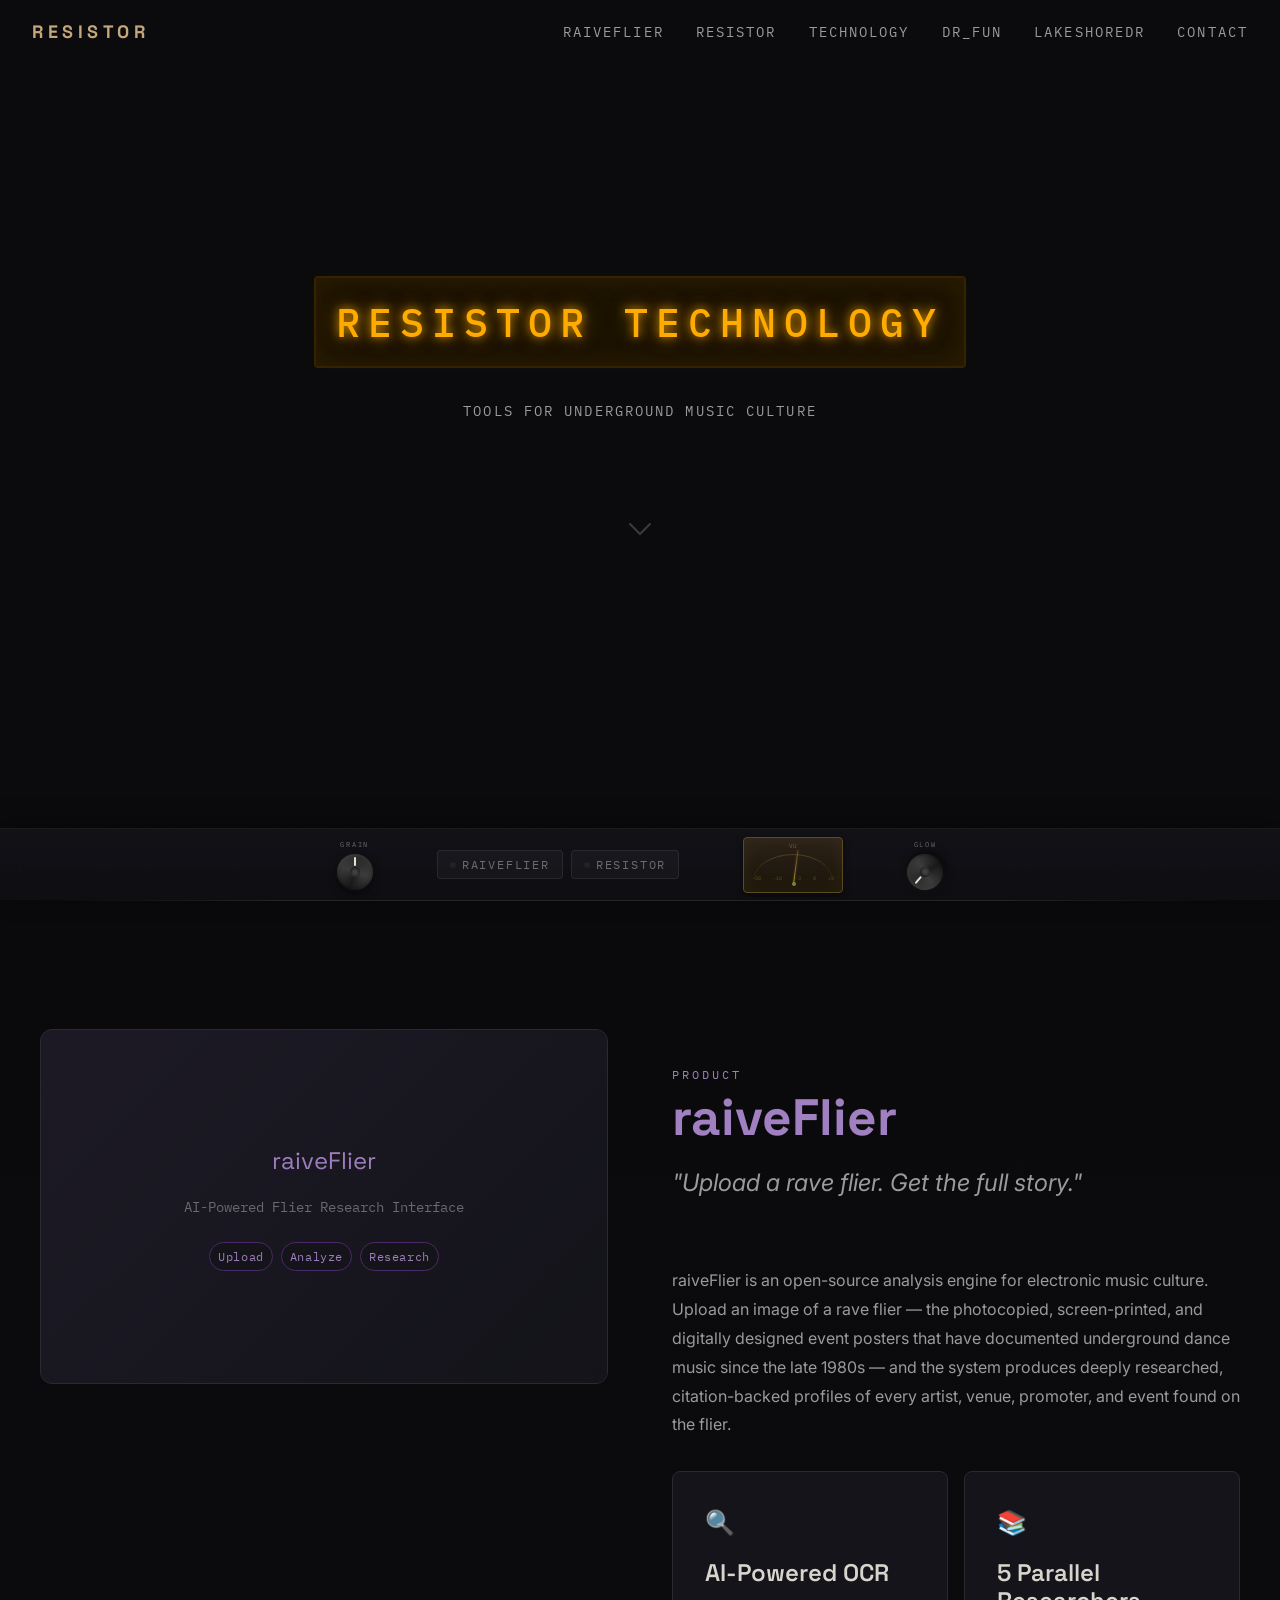
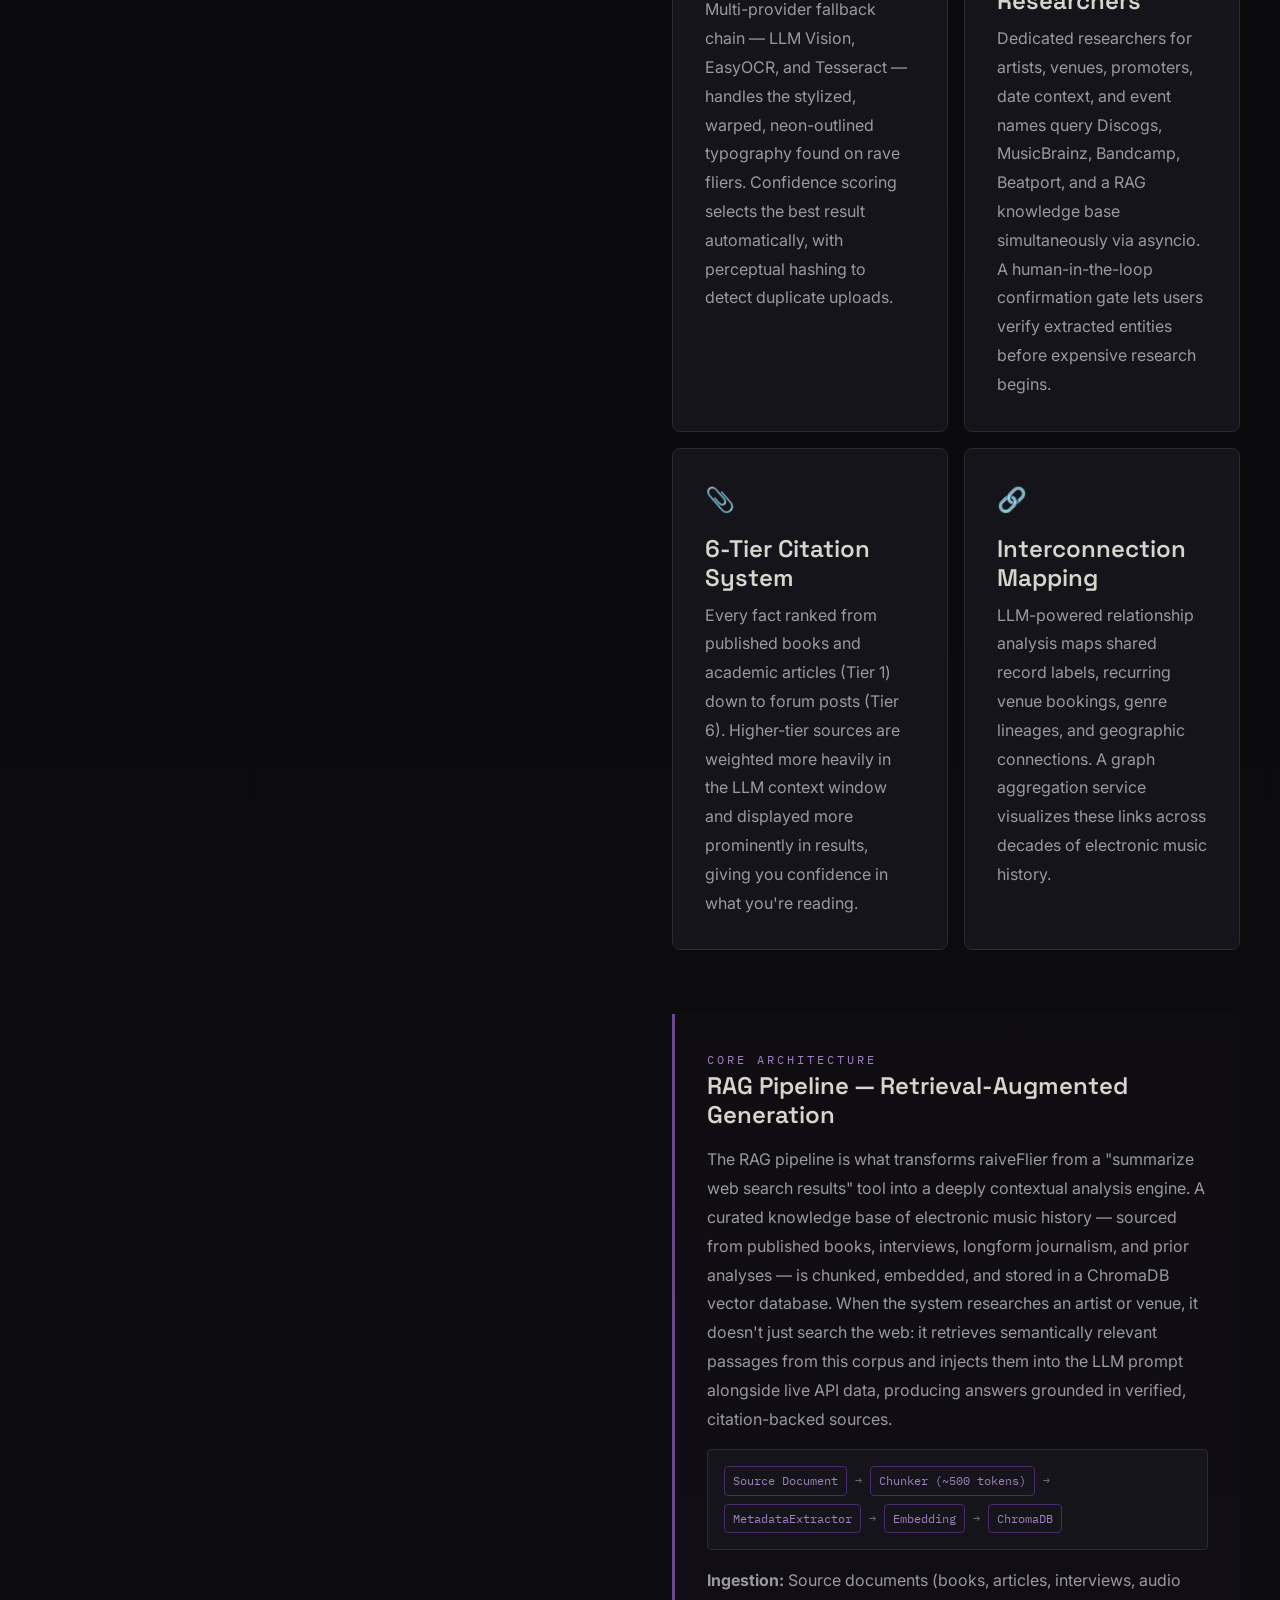
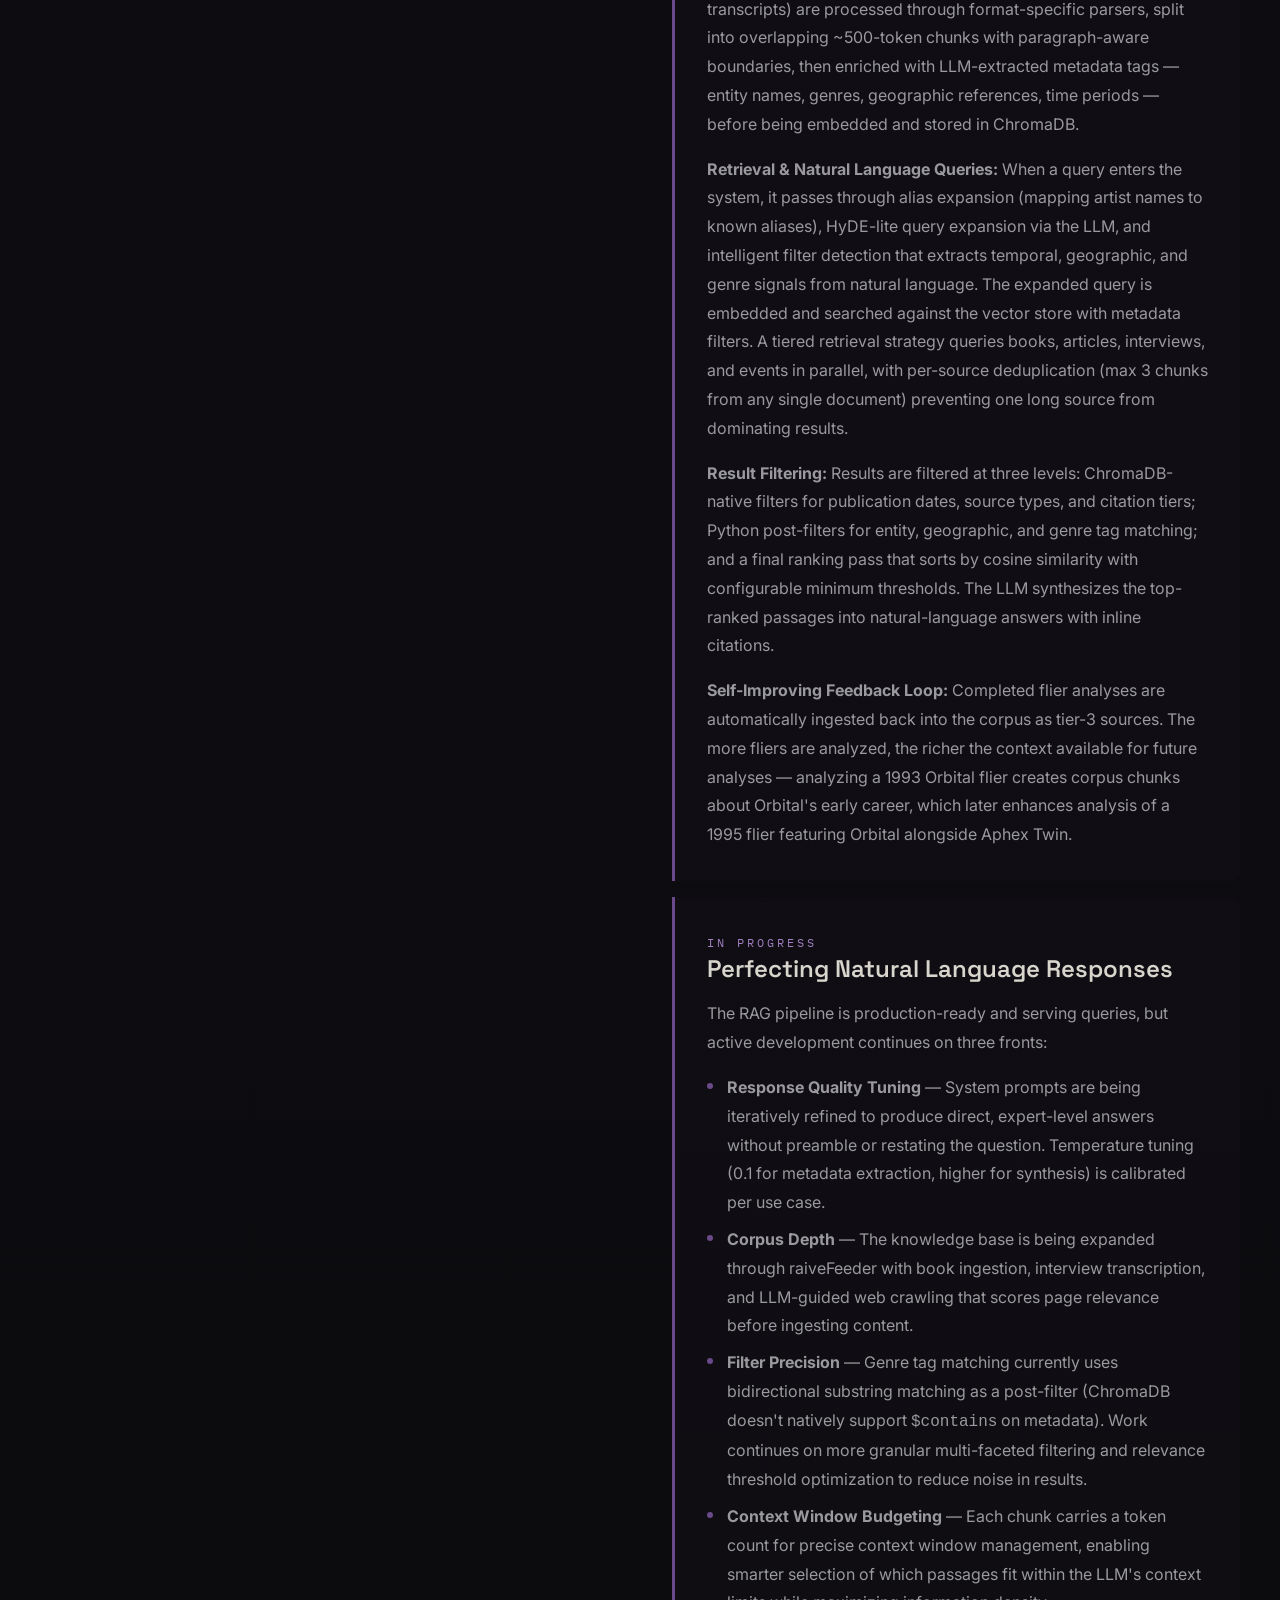
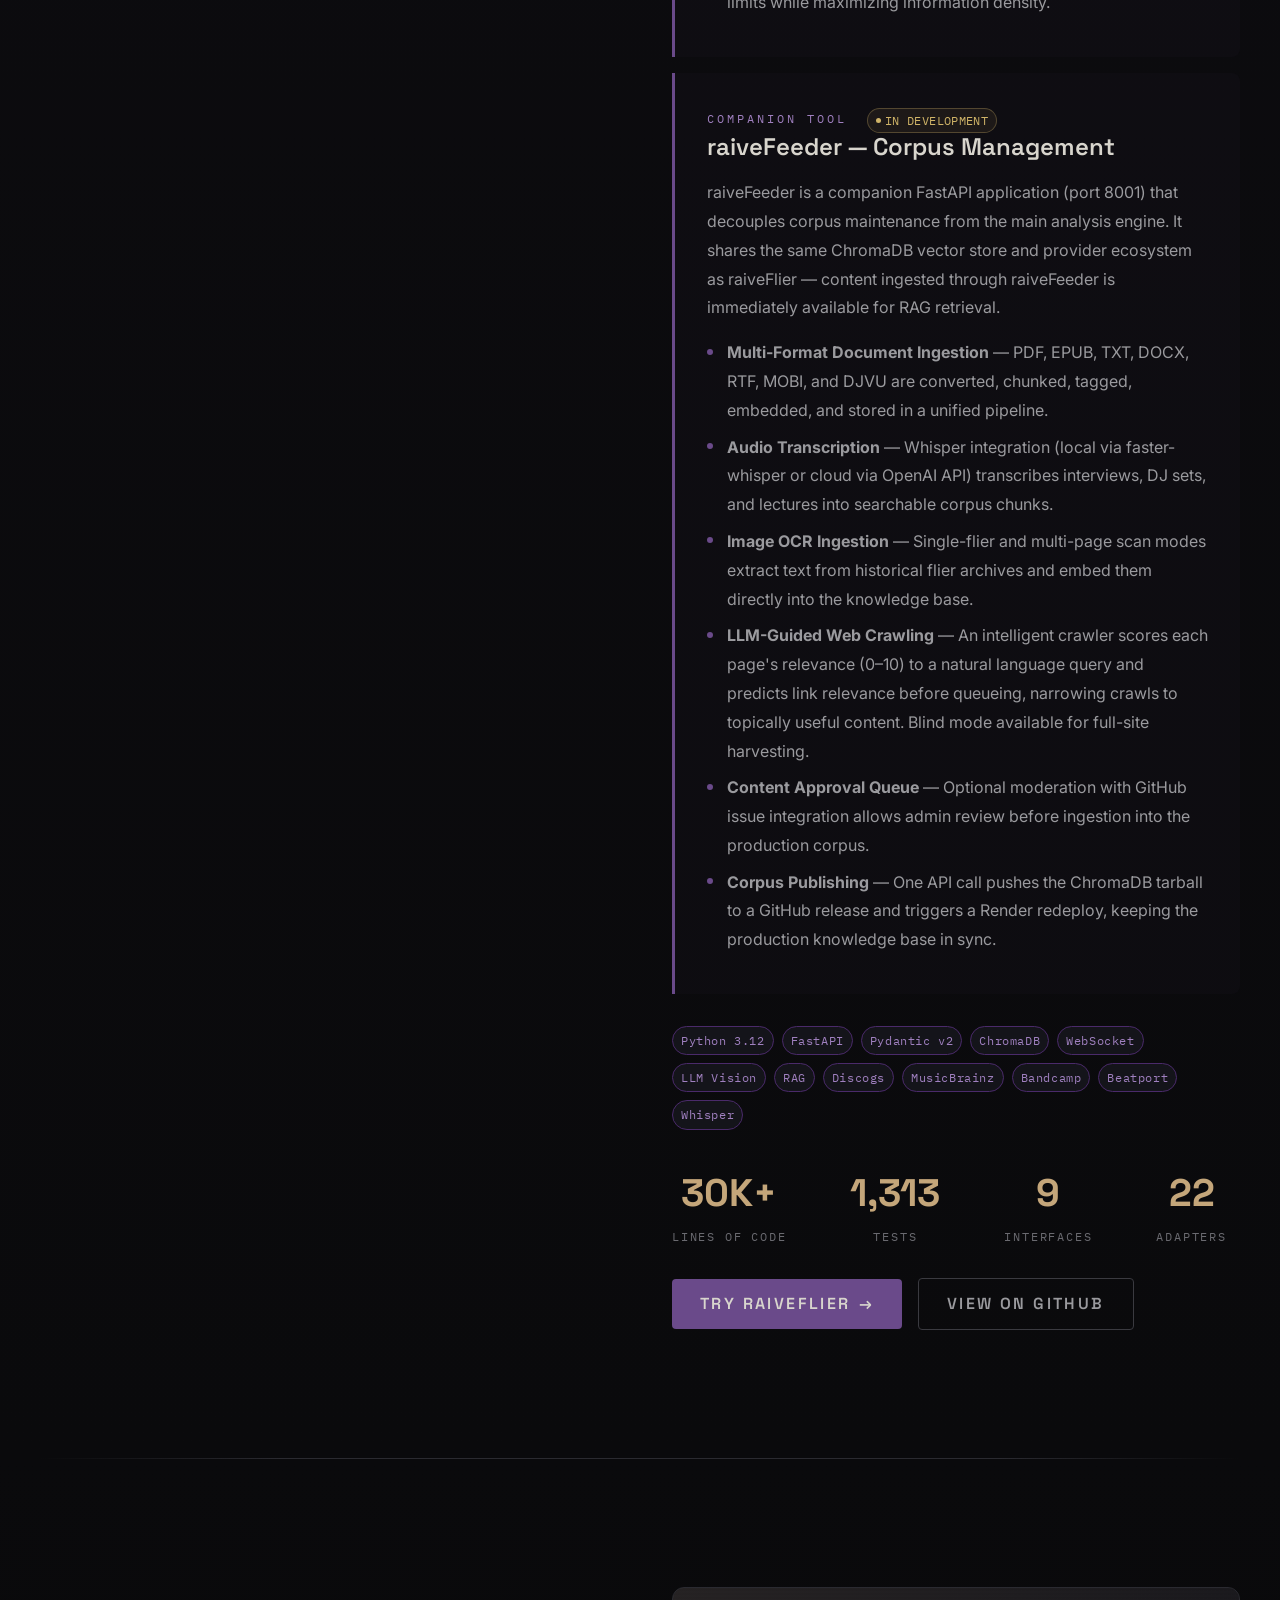
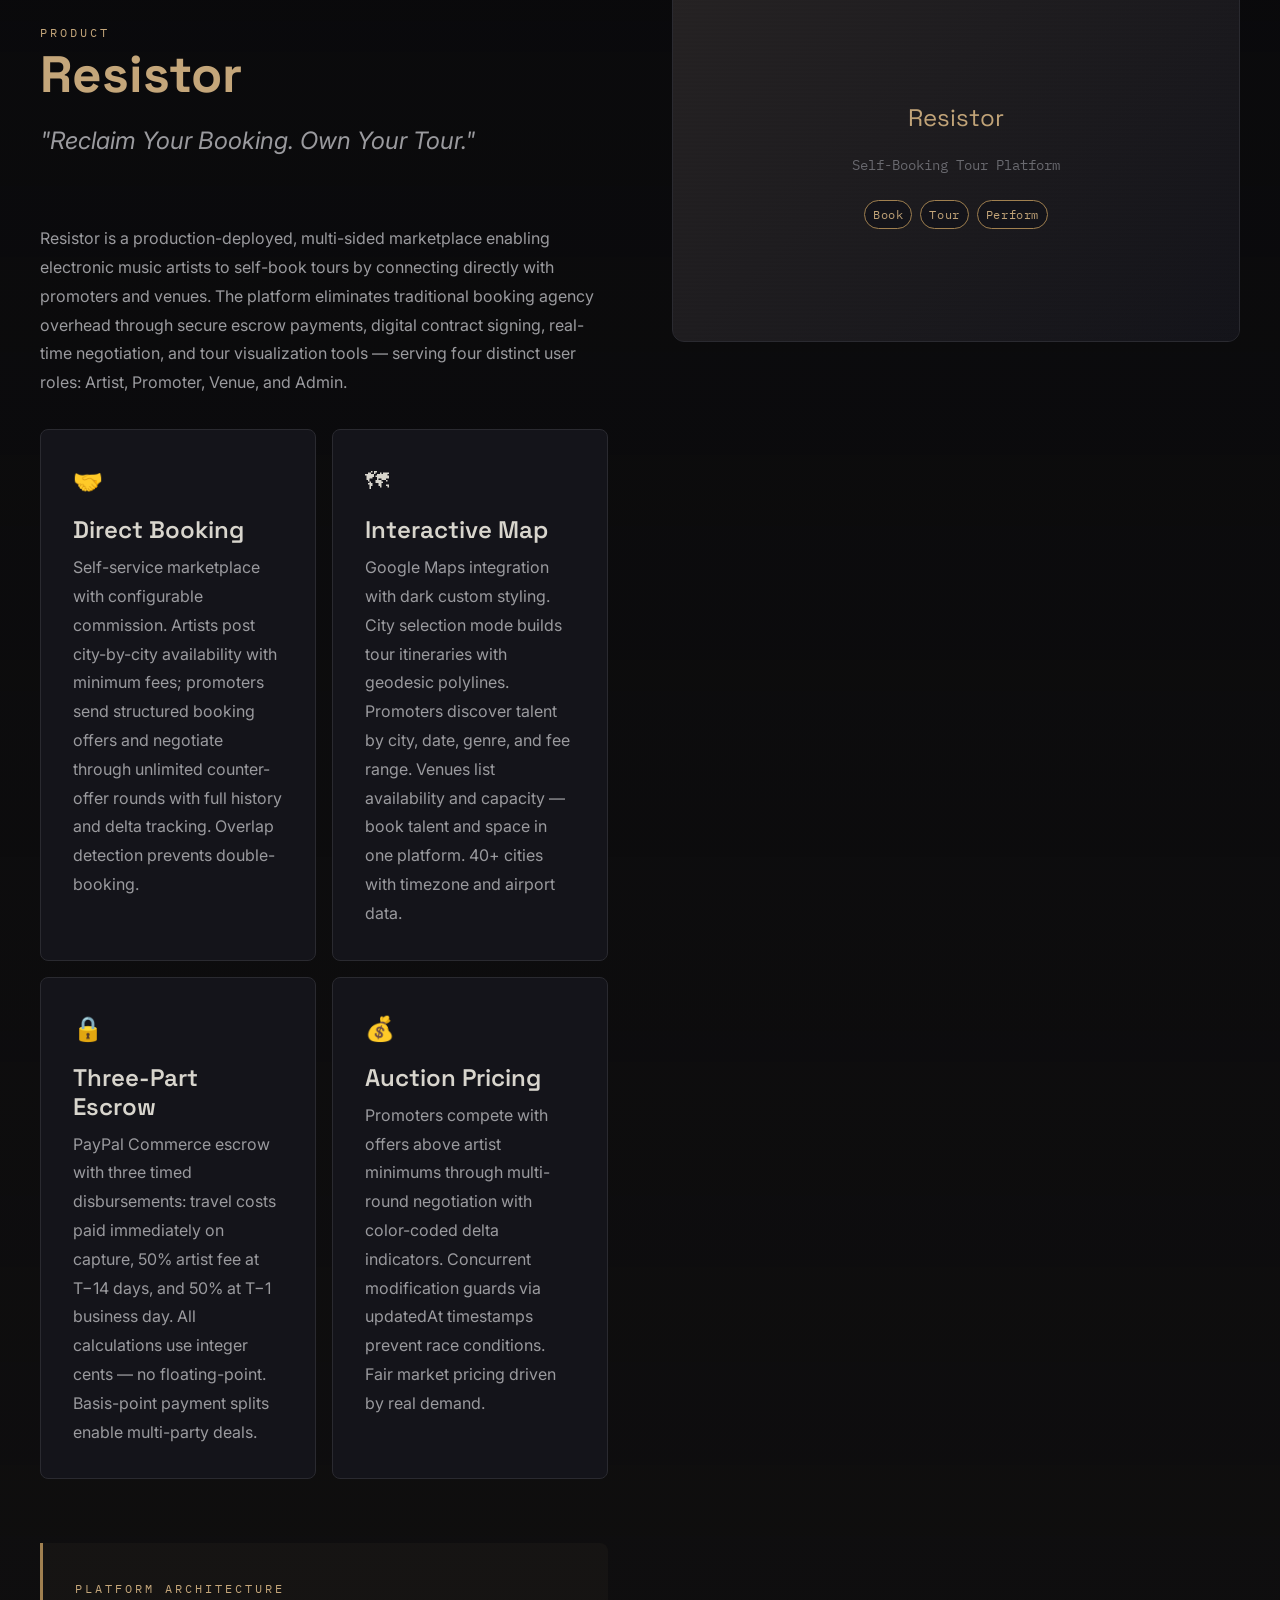
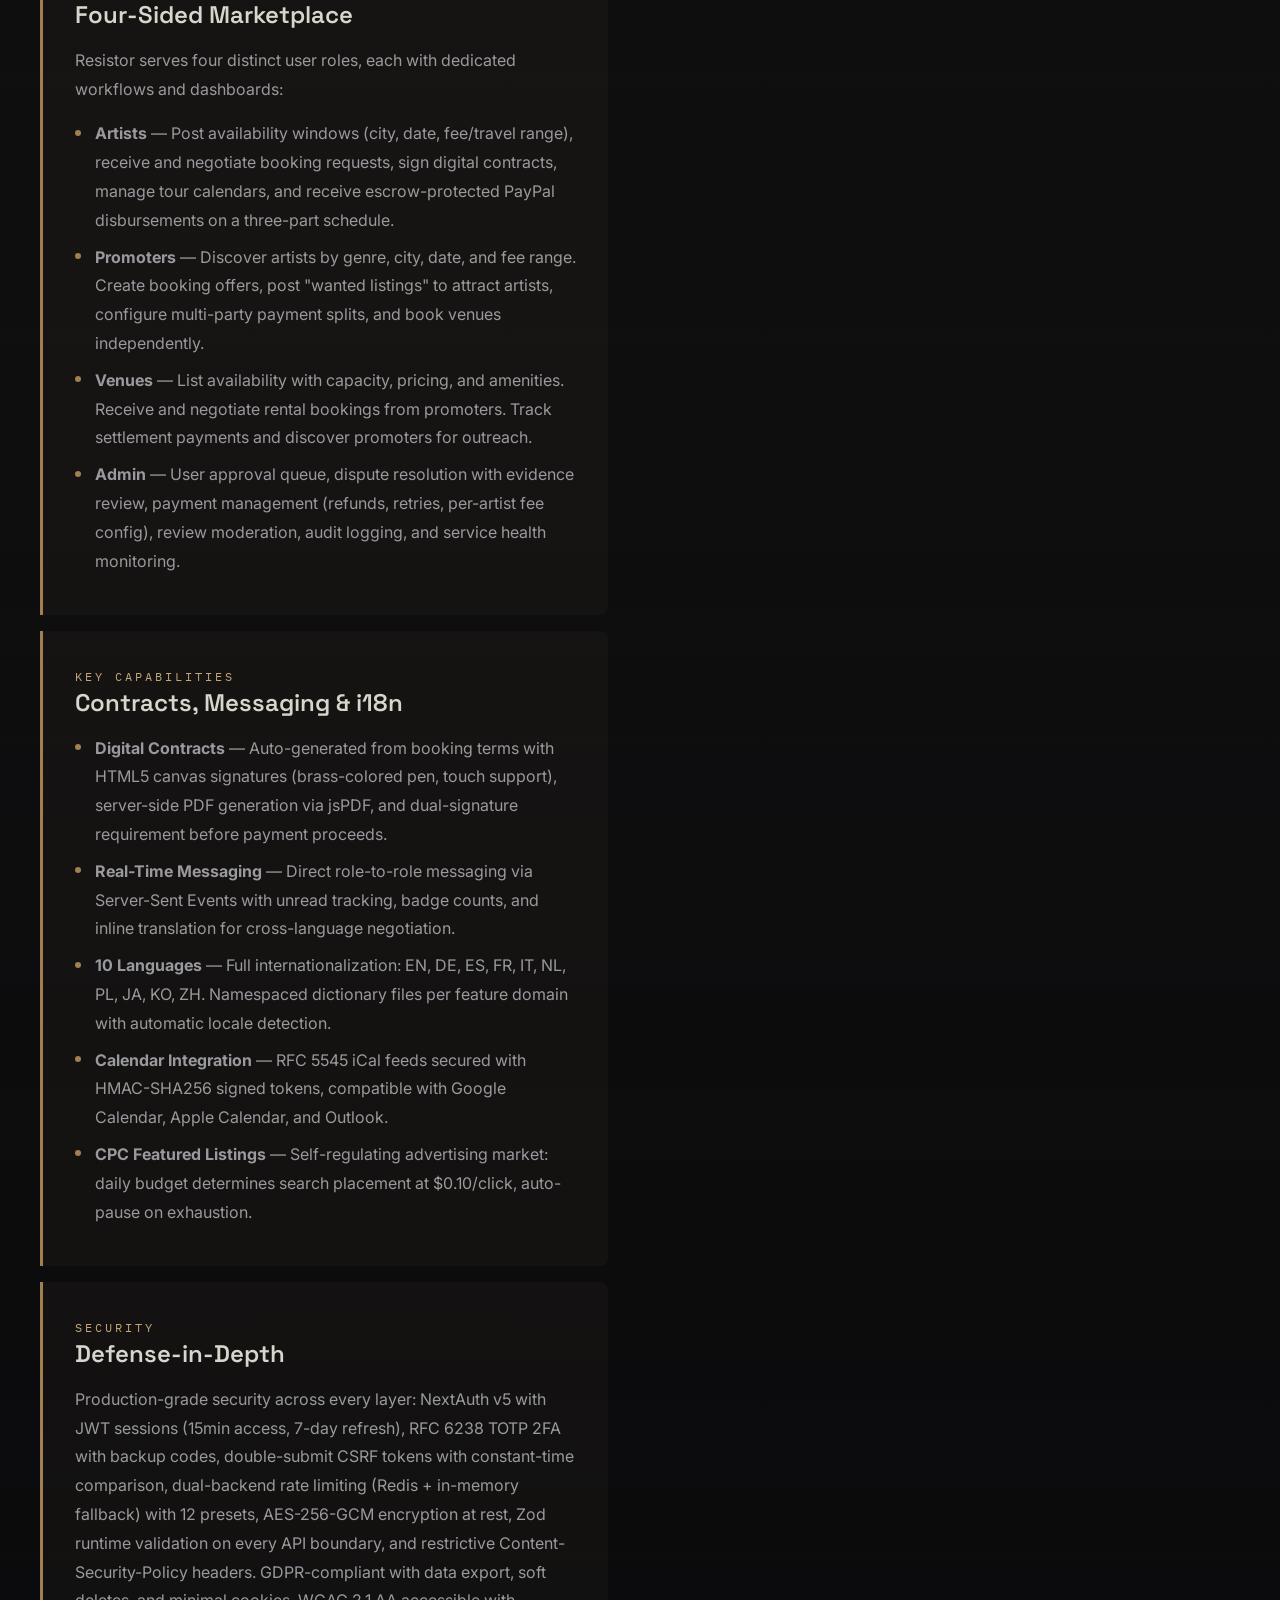
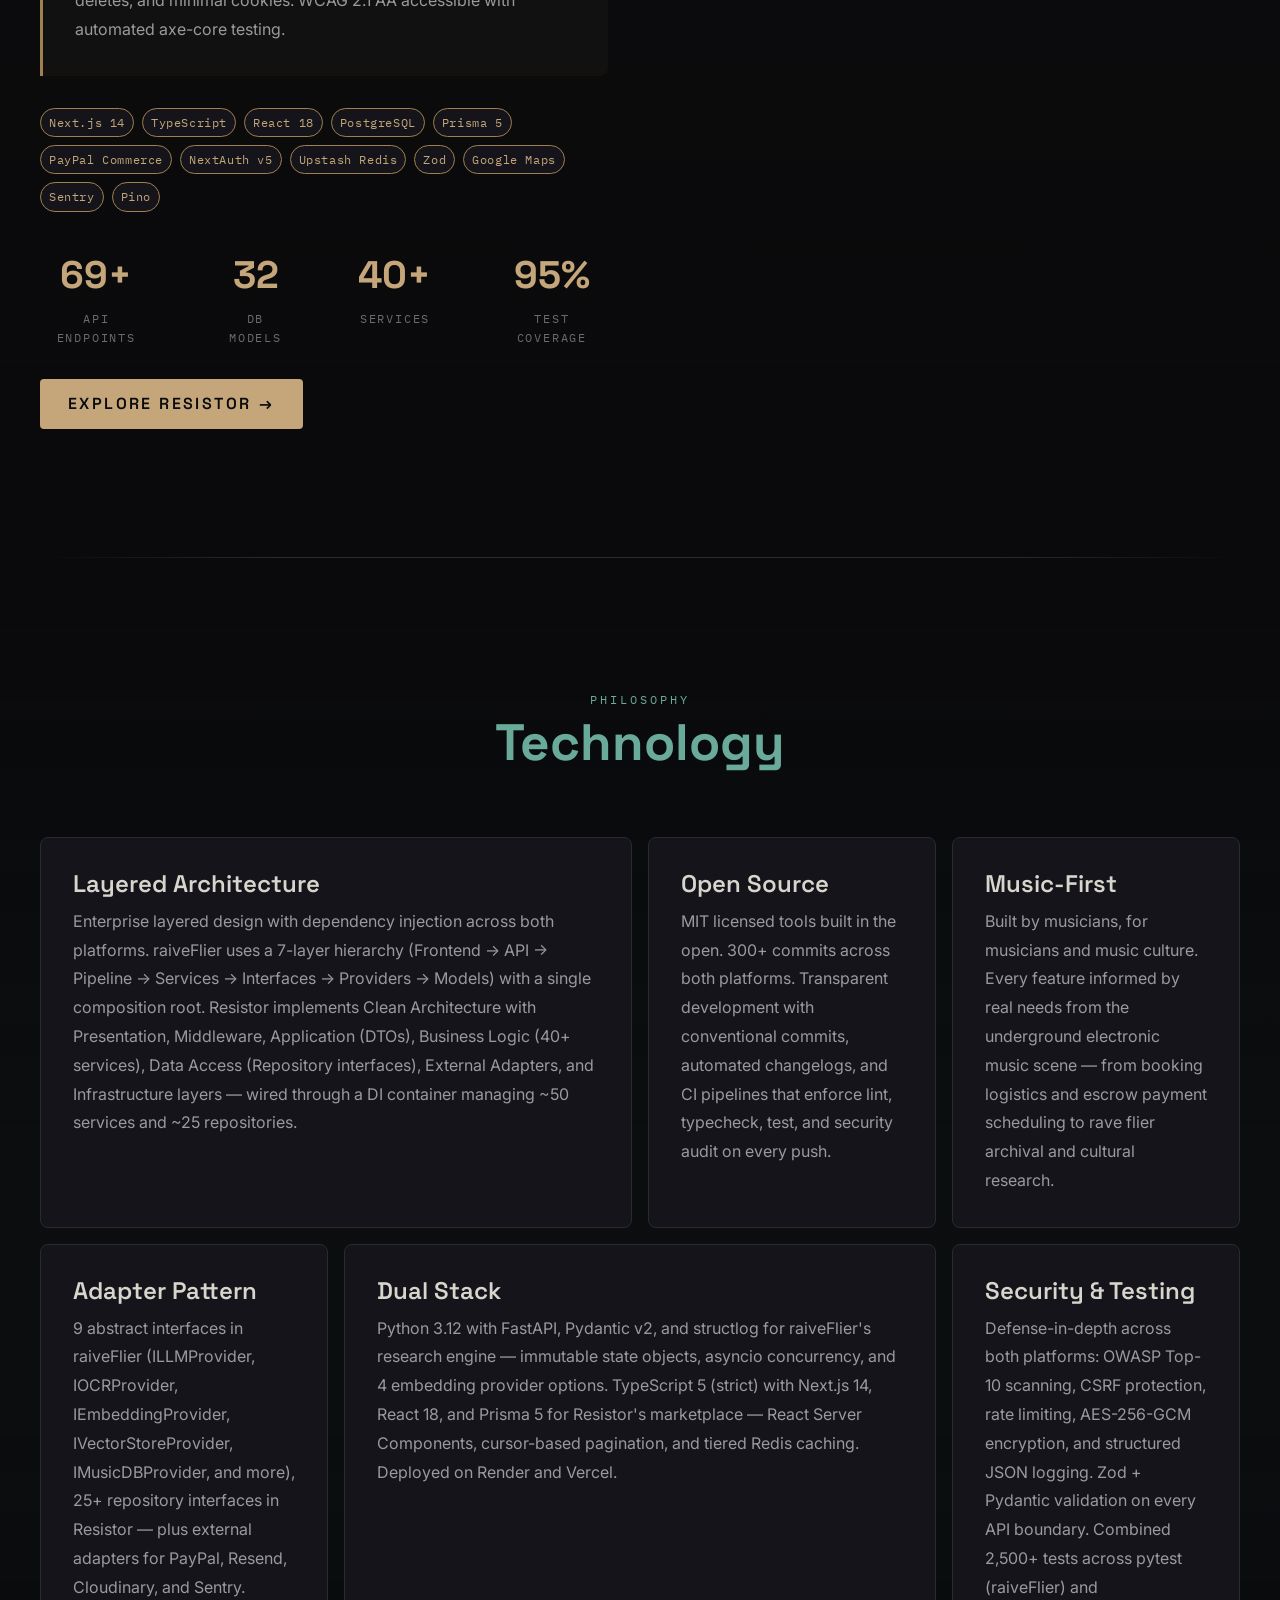
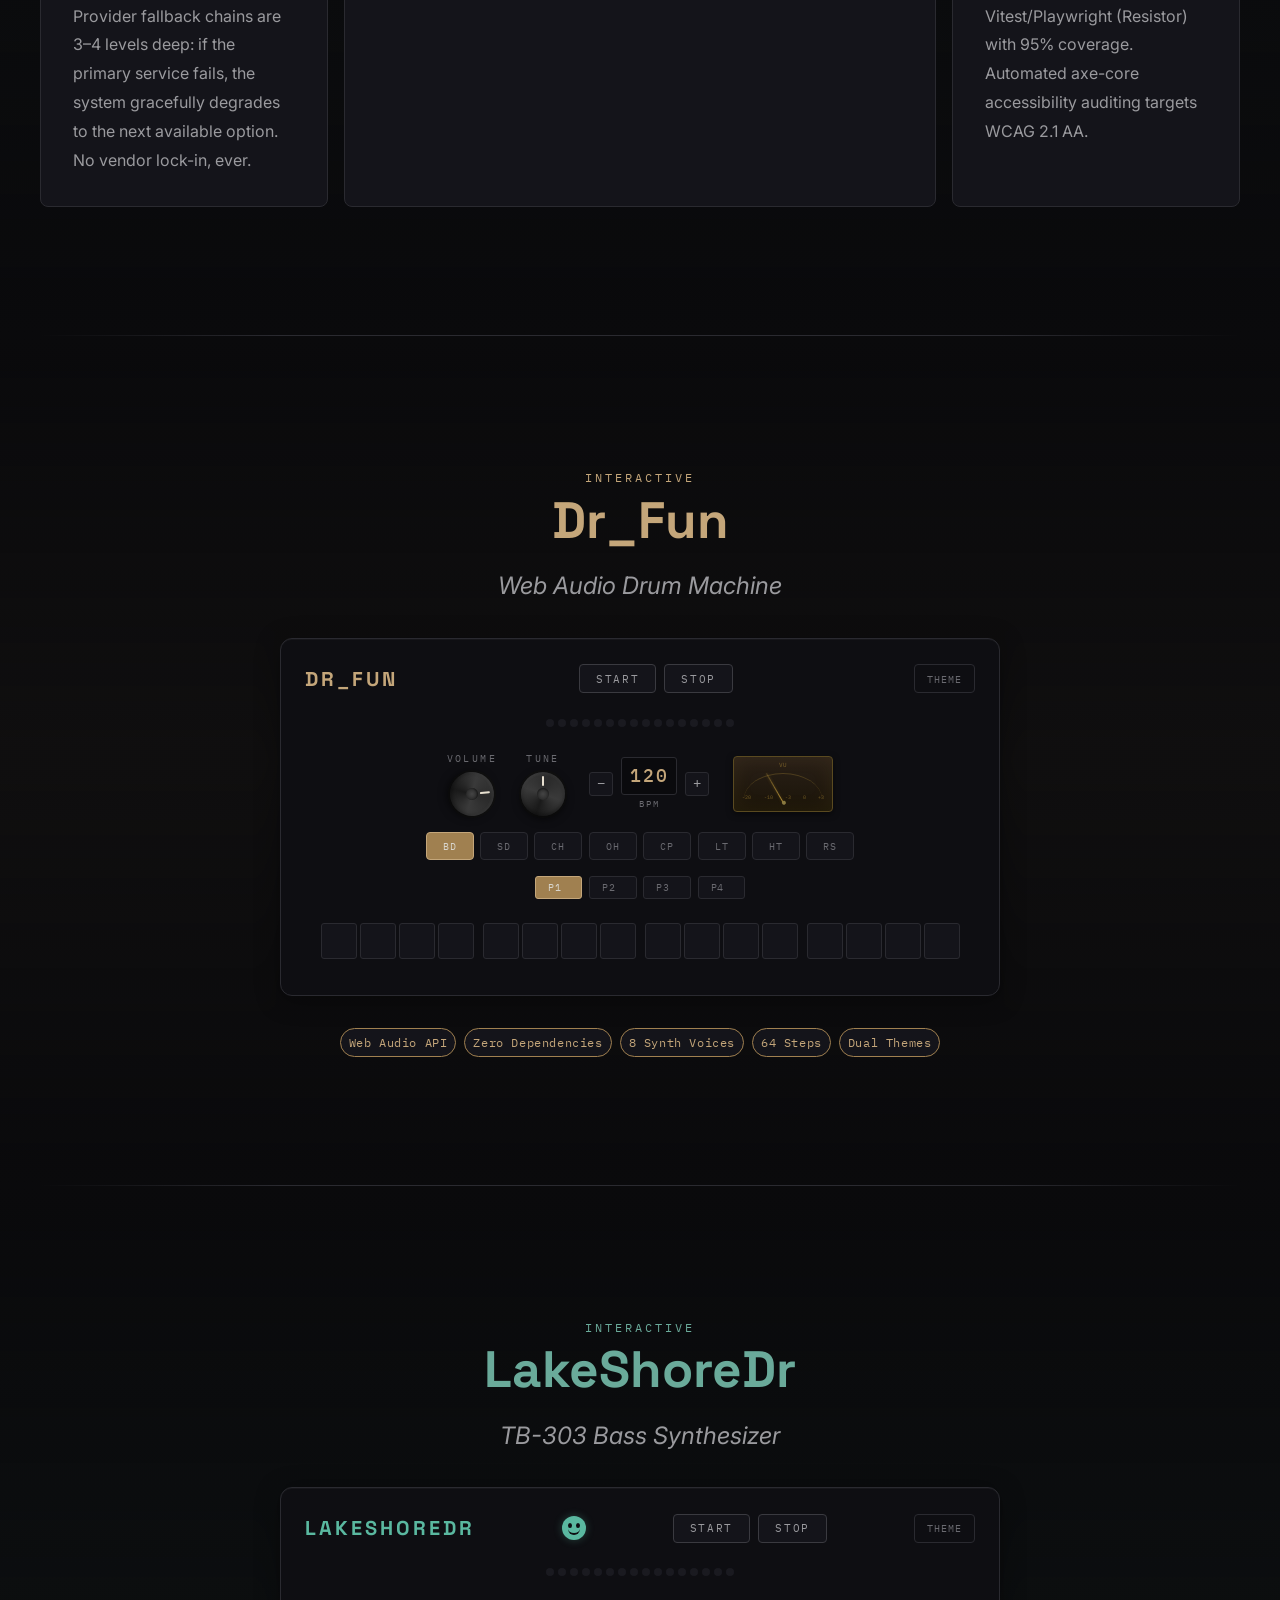
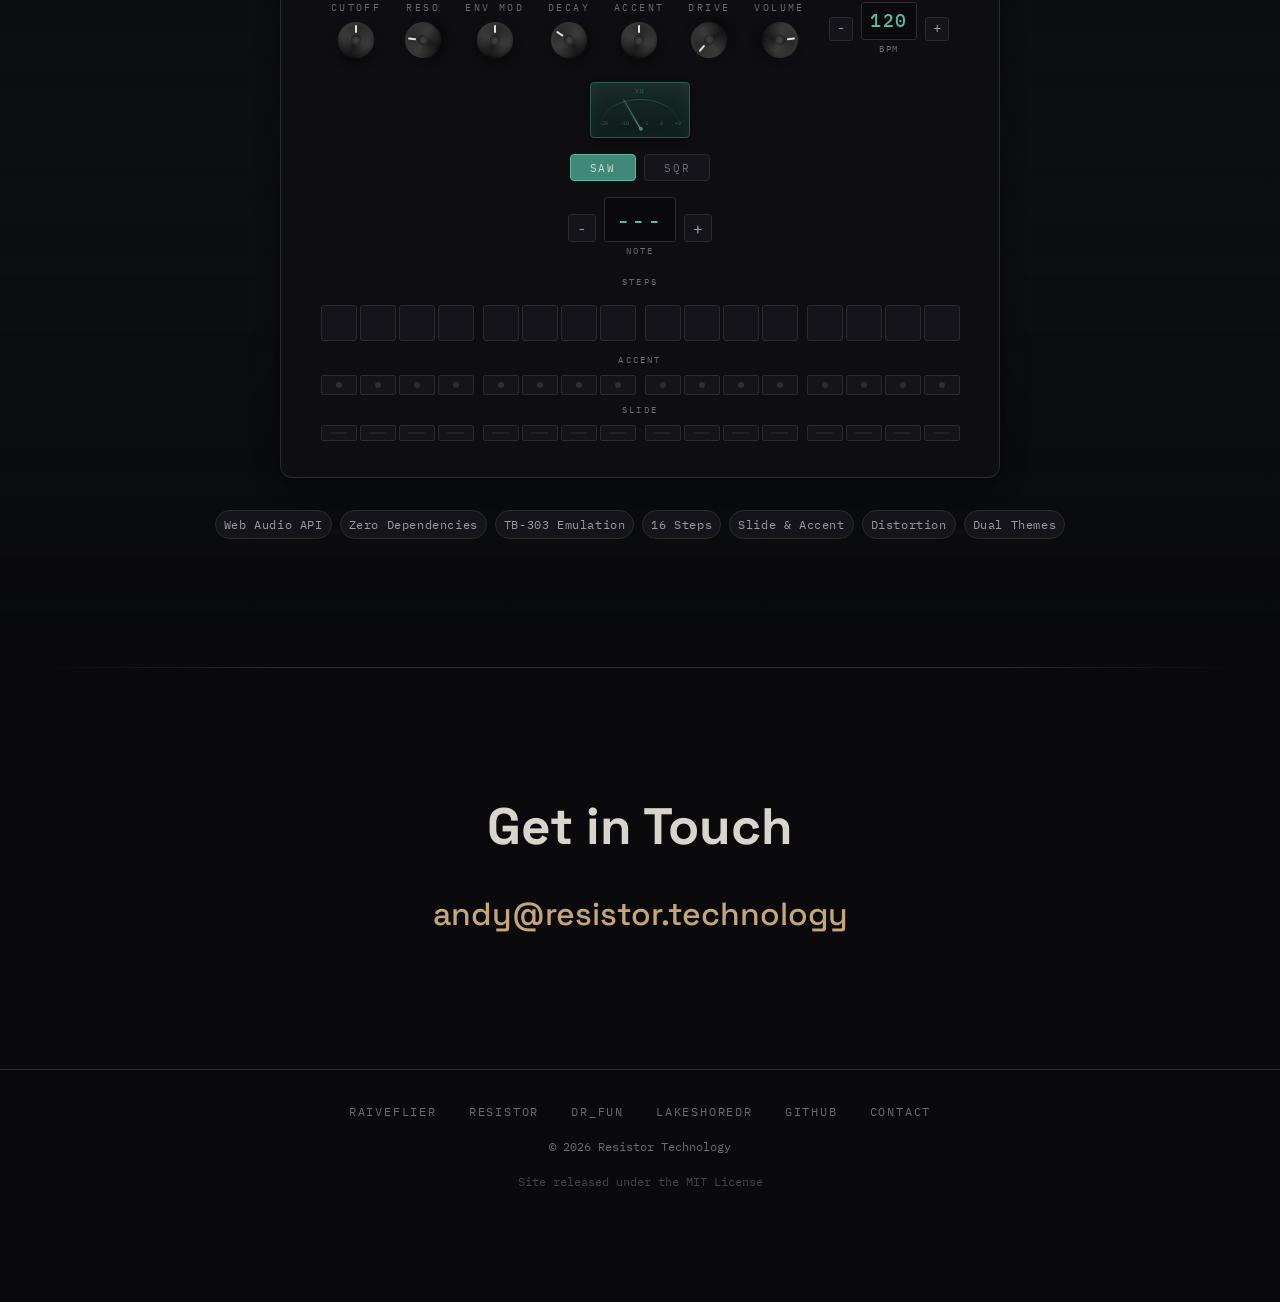
<file: index.html>
<!DOCTYPE html>
<html lang="en">
<head>
  <meta charset="UTF-8">
  <meta name="viewport" content="width=device-width, initial-scale=1.0">
  <title>Resistor Technology — Tools for Underground Music Culture</title>
  <meta name="description" content="Resistor Technology builds tools for underground music culture. raiveFlier: AI rave flier research. Resistor: self-booking tour platform for musicians.">
  <meta name="theme-color" content="#0a0a0c">

  <!-- Open Graph -->
  <meta property="og:title" content="Resistor Technology">
  <meta property="og:description" content="Tools for Underground Music Culture">
  <meta property="og:type" content="website">
  <meta property="og:url" content="https://resistor.technology">

  <!-- Stylesheets -->
  <link rel="stylesheet" href="css/foundation.css">
  <link rel="stylesheet" href="css/components.css">
  <link rel="stylesheet" href="css/synth-elements.css">
  <link rel="stylesheet" href="css/main.css">
  <link rel="stylesheet" href="drum-machine/drum-machine.css">
  <link rel="stylesheet" href="bass-synth/bass-synth.css">
</head>
<body>

  <!-- Skip to Content (A11y) -->
  <a href="#main" class="skip-link">Skip to main content</a>

  <!-- Film Grain Overlay -->
  <div class="grain-overlay" aria-hidden="true">
    <svg>
      <filter id="grain">
        <feTurbulence type="fractalNoise" baseFrequency="0.65" numOctaves="3" stitchTiles="stitch"/>
        <feColorMatrix type="saturate" values="0"/>
      </filter>
      <rect width="100%" height="100%" filter="url(#grain)"/>
    </svg>
  </div>

  <!-- Color Inversion Overlay (controlled by GLOW knob) -->
  <div class="invert-overlay" aria-hidden="true"></div>

  <!-- ============================================================
       NAVIGATION
       ============================================================ -->
  <nav class="nav" role="navigation" aria-label="Main navigation">
    <a href="#hero" class="nav__logo">Resistor</a>

    <div class="nav__links">
      <a href="#raiveflier" class="nav__link link-animated">raiveFlier</a>
      <a href="#resistor" class="nav__link link-animated">Resistor</a>
      <a href="#technology" class="nav__link link-animated">Technology</a>
      <a href="#dr-fun" class="nav__link link-animated">Dr_Fun</a>
      <a href="#lakeshoredr" class="nav__link link-animated">LakeShoreDr</a>
      <a href="#contact" class="nav__link link-animated">Contact</a>
    </div>

    <button class="nav__toggle" aria-label="Toggle navigation menu" aria-expanded="false">
      <span class="nav__toggle-bar"></span>
      <span class="nav__toggle-bar"></span>
      <span class="nav__toggle-bar"></span>
    </button>
  </nav>

  <!-- Mobile Navigation Overlay -->
  <div class="nav__mobile-overlay" aria-hidden="true">
    <a href="#raiveflier" class="nav__mobile-link">raiveFlier</a>
    <a href="#resistor" class="nav__mobile-link">Resistor</a>
    <a href="#technology" class="nav__mobile-link">Technology</a>
    <a href="#dr-fun" class="nav__mobile-link">Dr_Fun</a>
    <a href="#lakeshoredr" class="nav__mobile-link">LakeShoreDr</a>
    <a href="#contact" class="nav__mobile-link">Contact</a>
  </div>

  <!-- ============================================================
       MAIN CONTENT
       ============================================================ -->
  <main id="main">

    <!-- ============================================================
         HERO — Interactive Synth Panel
         ============================================================ -->
    <section id="hero" class="hero" aria-label="Hero">
      <div class="hero__inner">

        <!-- LED Display Title -->
        <div class="led-display led-display--amber">
          <span class="led-display__text">Resistor Technology</span>
        </div>

        <!-- Subtitle -->
        <p class="panel-subtitle">Tools for Underground Music Culture</p>

        <!-- Scroll Indicator -->
        <div class="hero__scroll-hint" aria-hidden="true">
          <svg class="hero__chevron" width="24" height="14" viewBox="0 0 24 14" fill="none">
            <path d="M2 2L12 12L22 2" stroke="currentColor" stroke-width="2" stroke-linecap="round" stroke-linejoin="round"/>
          </svg>
        </div>

      </div>
    </section>

    <!-- ============================================================
         RAIVEFLIER — Product Section
         ============================================================ -->
    <div class="section-divider" aria-hidden="true"></div>

    <section id="raiveflier" class="section section--raiveflier accent-amethyst" aria-label="raiveFlier product">
      <div class="section__inner">
        <div class="editorial">

          <!-- Sticky Mockup -->
          <div class="editorial__sticky">
            <div class="mockup mockup--raiveflier mockup--scanlines reveal">
              <div class="mockup__inner">
                <span class="mockup__title">raiveFlier</span>
                <span>AI-Powered Flier Research Interface</span>
                <div style="display: flex; gap: 8px; margin-top: 8px;">
                  <span class="badge">Upload</span>
                  <span class="badge">Analyze</span>
                  <span class="badge">Research</span>
                </div>
              </div>
            </div>
          </div>

          <!-- Content -->
          <div class="editorial__content">
            <div class="section-header reveal">
              <span class="section-header__label">Product</span>
              <h2 class="section-header__title">raiveFlier</h2>
              <p class="section-header__tagline">"Upload a rave flier. Get the full story."</p>
            </div>

            <p class="card__description reveal" style="margin-bottom: var(--space-lg);">raiveFlier is an open-source analysis engine for electronic music culture. Upload an image of a rave flier &mdash; the photocopied, screen-printed, and digitally designed event posters that have documented underground dance music since the late 1980s &mdash; and the system produces deeply researched, citation-backed profiles of every artist, venue, promoter, and event found on the flier.</p>

            <div class="feature-grid">
              <div class="card reveal reveal--delay-1">
                <span class="card__icon" aria-hidden="true">&#x1F50D;</span>
                <h3 class="card__title">AI-Powered OCR</h3>
                <p class="card__description">Multi-provider fallback chain &mdash; LLM Vision, EasyOCR, and Tesseract &mdash; handles the stylized, warped, neon-outlined typography found on rave fliers. Confidence scoring selects the best result automatically, with perceptual hashing to detect duplicate uploads.</p>
              </div>

              <div class="card reveal reveal--delay-2">
                <span class="card__icon" aria-hidden="true">&#x1F4DA;</span>
                <h3 class="card__title">5 Parallel Researchers</h3>
                <p class="card__description">Dedicated researchers for artists, venues, promoters, date context, and event names query Discogs, MusicBrainz, Bandcamp, Beatport, and a RAG knowledge base simultaneously via asyncio. A human-in-the-loop confirmation gate lets users verify extracted entities before expensive research begins.</p>
              </div>

              <div class="card reveal reveal--delay-3">
                <span class="card__icon" aria-hidden="true">&#x1F4CE;</span>
                <h3 class="card__title">6-Tier Citation System</h3>
                <p class="card__description">Every fact ranked from published books and academic articles (Tier 1) down to forum posts (Tier 6). Higher-tier sources are weighted more heavily in the LLM context window and displayed more prominently in results, giving you confidence in what you're reading.</p>
              </div>

              <div class="card reveal reveal--delay-4">
                <span class="card__icon" aria-hidden="true">&#x1F517;</span>
                <h3 class="card__title">Interconnection Mapping</h3>
                <p class="card__description">LLM-powered relationship analysis maps shared record labels, recurring venue bookings, genre lineages, and geographic connections. A graph aggregation service visualizes these links across decades of electronic music history.</p>
              </div>
            </div>

            <!-- RAG Pipeline Deep Dive -->
            <div class="detail-block reveal" style="margin-top: var(--space-xl);">
              <span class="detail-block__label">Core Architecture</span>
              <h3 class="detail-block__title">RAG Pipeline &mdash; Retrieval-Augmented Generation</h3>
              <p class="detail-block__description">The RAG pipeline is what transforms raiveFlier from a "summarize web search results" tool into a deeply contextual analysis engine. A curated knowledge base of electronic music history &mdash; sourced from published books, interviews, longform journalism, and prior analyses &mdash; is chunked, embedded, and stored in a ChromaDB vector database. When the system researches an artist or venue, it doesn't just search the web: it retrieves semantically relevant passages from this corpus and injects them into the LLM prompt alongside live API data, producing answers grounded in verified, citation-backed sources.</p>

              <div class="pipeline-flow" aria-label="RAG ingestion pipeline flow">
                <span class="pipeline-flow__step">Source Document</span>
                <span class="pipeline-flow__arrow" aria-hidden="true">&rarr;</span>
                <span class="pipeline-flow__step">Chunker (~500 tokens)</span>
                <span class="pipeline-flow__arrow" aria-hidden="true">&rarr;</span>
                <span class="pipeline-flow__step">MetadataExtractor</span>
                <span class="pipeline-flow__arrow" aria-hidden="true">&rarr;</span>
                <span class="pipeline-flow__step">Embedding</span>
                <span class="pipeline-flow__arrow" aria-hidden="true">&rarr;</span>
                <span class="pipeline-flow__step">ChromaDB</span>
              </div>

              <p class="detail-block__description"><strong>Ingestion:</strong> Source documents (books, articles, interviews, audio transcripts) are processed through format-specific parsers, split into overlapping ~500-token chunks with paragraph-aware boundaries, then enriched with LLM-extracted metadata tags &mdash; entity names, genres, geographic references, time periods &mdash; before being embedded and stored in ChromaDB.</p>

              <p class="detail-block__description"><strong>Retrieval &amp; Natural Language Queries:</strong> When a query enters the system, it passes through alias expansion (mapping artist names to known aliases), HyDE-lite query expansion via the LLM, and intelligent filter detection that extracts temporal, geographic, and genre signals from natural language. The expanded query is embedded and searched against the vector store with metadata filters. A tiered retrieval strategy queries books, articles, interviews, and events in parallel, with per-source deduplication (max 3 chunks from any single document) preventing one long source from dominating results.</p>

              <p class="detail-block__description"><strong>Result Filtering:</strong> Results are filtered at three levels: ChromaDB-native filters for publication dates, source types, and citation tiers; Python post-filters for entity, geographic, and genre tag matching; and a final ranking pass that sorts by cosine similarity with configurable minimum thresholds. The LLM synthesizes the top-ranked passages into natural-language answers with inline citations.</p>

              <p class="detail-block__description"><strong>Self-Improving Feedback Loop:</strong> Completed flier analyses are automatically ingested back into the corpus as tier-3 sources. The more fliers are analyzed, the richer the context available for future analyses &mdash; analyzing a 1993 Orbital flier creates corpus chunks about Orbital's early career, which later enhances analysis of a 1995 flier featuring Orbital alongside Aphex Twin.</p>
            </div>

            <!-- RAG Pipeline: Where It's Headed -->
            <div class="detail-block reveal" style="margin-top: var(--space-md);">
              <span class="detail-block__label">In Progress</span>
              <h3 class="detail-block__title">Perfecting Natural Language Responses</h3>
              <p class="detail-block__description">The RAG pipeline is production-ready and serving queries, but active development continues on three fronts:</p>
              <ul class="detail-block__list">
                <li><strong>Response Quality Tuning</strong> &mdash; System prompts are being iteratively refined to produce direct, expert-level answers without preamble or restating the question. Temperature tuning (0.1 for metadata extraction, higher for synthesis) is calibrated per use case.</li>
                <li><strong>Corpus Depth</strong> &mdash; The knowledge base is being expanded through raiveFeeder with book ingestion, interview transcription, and LLM-guided web crawling that scores page relevance before ingesting content.</li>
                <li><strong>Filter Precision</strong> &mdash; Genre tag matching currently uses bidirectional substring matching as a post-filter (ChromaDB doesn't natively support <code>$contains</code> on metadata). Work continues on more granular multi-faceted filtering and relevance threshold optimization to reduce noise in results.</li>
                <li><strong>Context Window Budgeting</strong> &mdash; Each chunk carries a token count for precise context window management, enabling smarter selection of which passages fit within the LLM's context limits while maximizing information density.</li>
              </ul>
            </div>

            <!-- raiveFeeder Companion -->
            <div class="detail-block reveal" style="margin-top: var(--space-md);">
              <span class="detail-block__label">Companion Tool &nbsp;<span class="status-tag status-tag--wip"><span class="status-tag__dot"></span> In Development</span></span>
              <h3 class="detail-block__title">raiveFeeder &mdash; Corpus Management</h3>
              <p class="detail-block__description">raiveFeeder is a companion FastAPI application (port 8001) that decouples corpus maintenance from the main analysis engine. It shares the same ChromaDB vector store and provider ecosystem as raiveFlier &mdash; content ingested through raiveFeeder is immediately available for RAG retrieval.</p>
              <ul class="detail-block__list">
                <li><strong>Multi-Format Document Ingestion</strong> &mdash; PDF, EPUB, TXT, DOCX, RTF, MOBI, and DJVU are converted, chunked, tagged, embedded, and stored in a unified pipeline.</li>
                <li><strong>Audio Transcription</strong> &mdash; Whisper integration (local via faster-whisper or cloud via OpenAI API) transcribes interviews, DJ sets, and lectures into searchable corpus chunks.</li>
                <li><strong>Image OCR Ingestion</strong> &mdash; Single-flier and multi-page scan modes extract text from historical flier archives and embed them directly into the knowledge base.</li>
                <li><strong>LLM-Guided Web Crawling</strong> &mdash; An intelligent crawler scores each page's relevance (0&ndash;10) to a natural language query and predicts link relevance before queueing, narrowing crawls to topically useful content. Blind mode available for full-site harvesting.</li>
                <li><strong>Content Approval Queue</strong> &mdash; Optional moderation with GitHub issue integration allows admin review before ingestion into the production corpus.</li>
                <li><strong>Corpus Publishing</strong> &mdash; One API call pushes the ChromaDB tarball to a GitHub release and triggers a Render redeploy, keeping the production knowledge base in sync.</li>
              </ul>
            </div>

            <div class="tech-badges reveal">
              <span class="badge">Python 3.12</span>
              <span class="badge">FastAPI</span>
              <span class="badge">Pydantic v2</span>
              <span class="badge">ChromaDB</span>
              <span class="badge">WebSocket</span>
              <span class="badge">LLM Vision</span>
              <span class="badge">RAG</span>
              <span class="badge">Discogs</span>
              <span class="badge">MusicBrainz</span>
              <span class="badge">Bandcamp</span>
              <span class="badge">Beatport</span>
              <span class="badge">Whisper</span>
            </div>

            <div class="stats reveal">
              <div class="stat">
                <div class="stat__value">30K+</div>
                <div class="stat__label">Lines of Code</div>
              </div>
              <div class="stat">
                <div class="stat__value">1,313</div>
                <div class="stat__label">Tests</div>
              </div>
              <div class="stat">
                <div class="stat__value">9</div>
                <div class="stat__label">Interfaces</div>
              </div>
              <div class="stat">
                <div class="stat__value">22</div>
                <div class="stat__label">Adapters</div>
              </div>
            </div>

            <div class="cta-row reveal">
              <a href="https://raiveflier.onrender.com" class="btn btn--amethyst" target="_blank" rel="noopener noreferrer">
                Try raiveFlier
                <span aria-hidden="true">&rarr;</span>
              </a>
              <a href="https://github.com/deeptechhouse/raiveFlier" class="btn btn--ghost" target="_blank" rel="noopener noreferrer">
                View on GitHub
              </a>
            </div>
          </div>

        </div>
      </div>
    </section>

    <!-- ============================================================
         RESISTOR — Product Section
         ============================================================ -->
    <div class="section-divider" aria-hidden="true"></div>

    <section id="resistor" class="section section--resistor accent-brass" aria-label="Resistor product">
      <div class="section__inner">
        <div class="editorial editorial--reversed">

          <!-- Sticky Mockup -->
          <div class="editorial__sticky">
            <div class="mockup mockup--resistor mockup--scanlines reveal">
              <div class="mockup__inner">
                <span class="mockup__title">Resistor</span>
                <span>Self-Booking Tour Platform</span>
                <div style="display: flex; gap: 8px; margin-top: 8px;">
                  <span class="badge">Book</span>
                  <span class="badge">Tour</span>
                  <span class="badge">Perform</span>
                </div>
              </div>
            </div>
          </div>

          <!-- Content -->
          <div class="editorial__content">
            <div class="section-header reveal">
              <span class="section-header__label">Product</span>
              <h2 class="section-header__title">Resistor</h2>
              <p class="section-header__tagline">"Reclaim Your Booking. Own Your Tour."</p>
            </div>

            <p class="card__description reveal" style="margin-bottom: var(--space-lg);">Resistor is a production-deployed, multi-sided marketplace enabling electronic music artists to self-book tours by connecting directly with promoters and venues. The platform eliminates traditional booking agency overhead through secure escrow payments, digital contract signing, real-time negotiation, and tour visualization tools &mdash; serving four distinct user roles: Artist, Promoter, Venue, and Admin.</p>

            <div class="feature-grid">
              <div class="card reveal reveal--delay-1">
                <span class="card__icon" aria-hidden="true">&#x1F91D;</span>
                <h3 class="card__title">Direct Booking</h3>
                <p class="card__description">Self-service marketplace with configurable commission. Artists post city-by-city availability with minimum fees; promoters send structured booking offers and negotiate through unlimited counter-offer rounds with full history and delta tracking. Overlap detection prevents double-booking.</p>
              </div>

              <div class="card reveal reveal--delay-2">
                <span class="card__icon" aria-hidden="true">&#x1F5FA;</span>
                <h3 class="card__title">Interactive Map</h3>
                <p class="card__description">Google Maps integration with dark custom styling. City selection mode builds tour itineraries with geodesic polylines. Promoters discover talent by city, date, genre, and fee range. Venues list availability and capacity &mdash; book talent and space in one platform. 40+ cities with timezone and airport data.</p>
              </div>

              <div class="card reveal reveal--delay-3">
                <span class="card__icon" aria-hidden="true">&#x1F512;</span>
                <h3 class="card__title">Three-Part Escrow</h3>
                <p class="card__description">PayPal Commerce escrow with three timed disbursements: travel costs paid immediately on capture, 50% artist fee at T&minus;14 days, and 50% at T&minus;1 business day. All calculations use integer cents &mdash; no floating-point. Basis-point payment splits enable multi-party deals.</p>
              </div>

              <div class="card reveal reveal--delay-4">
                <span class="card__icon" aria-hidden="true">&#x1F4B0;</span>
                <h3 class="card__title">Auction Pricing</h3>
                <p class="card__description">Promoters compete with offers above artist minimums through multi-round negotiation with color-coded delta indicators. Concurrent modification guards via updatedAt timestamps prevent race conditions. Fair market pricing driven by real demand.</p>
              </div>
            </div>

            <!-- Four-Sided Marketplace -->
            <div class="detail-block reveal" style="margin-top: var(--space-xl);">
              <span class="detail-block__label">Platform Architecture</span>
              <h3 class="detail-block__title">Four-Sided Marketplace</h3>
              <p class="detail-block__description">Resistor serves four distinct user roles, each with dedicated workflows and dashboards:</p>
              <ul class="detail-block__list">
                <li><strong>Artists</strong> &mdash; Post availability windows (city, date, fee/travel range), receive and negotiate booking requests, sign digital contracts, manage tour calendars, and receive escrow-protected PayPal disbursements on a three-part schedule.</li>
                <li><strong>Promoters</strong> &mdash; Discover artists by genre, city, date, and fee range. Create booking offers, post "wanted listings" to attract artists, configure multi-party payment splits, and book venues independently.</li>
                <li><strong>Venues</strong> &mdash; List availability with capacity, pricing, and amenities. Receive and negotiate rental bookings from promoters. Track settlement payments and discover promoters for outreach.</li>
                <li><strong>Admin</strong> &mdash; User approval queue, dispute resolution with evidence review, payment management (refunds, retries, per-artist fee config), review moderation, audit logging, and service health monitoring.</li>
              </ul>
            </div>

            <!-- Digital Contracts & Platform Features -->
            <div class="detail-block reveal" style="margin-top: var(--space-md);">
              <span class="detail-block__label">Key Capabilities</span>
              <h3 class="detail-block__title">Contracts, Messaging &amp; i18n</h3>
              <ul class="detail-block__list">
                <li><strong>Digital Contracts</strong> &mdash; Auto-generated from booking terms with HTML5 canvas signatures (brass-colored pen, touch support), server-side PDF generation via jsPDF, and dual-signature requirement before payment proceeds.</li>
                <li><strong>Real-Time Messaging</strong> &mdash; Direct role-to-role messaging via Server-Sent Events with unread tracking, badge counts, and inline translation for cross-language negotiation.</li>
                <li><strong>10 Languages</strong> &mdash; Full internationalization: EN, DE, ES, FR, IT, NL, PL, JA, KO, ZH. Namespaced dictionary files per feature domain with automatic locale detection.</li>
                <li><strong>Calendar Integration</strong> &mdash; RFC 5545 iCal feeds secured with HMAC-SHA256 signed tokens, compatible with Google Calendar, Apple Calendar, and Outlook.</li>
                <li><strong>CPC Featured Listings</strong> &mdash; Self-regulating advertising market: daily budget determines search placement at $0.10/click, auto-pause on exhaustion.</li>
              </ul>
            </div>

            <!-- Security & Compliance -->
            <div class="detail-block reveal" style="margin-top: var(--space-md);">
              <span class="detail-block__label">Security</span>
              <h3 class="detail-block__title">Defense-in-Depth</h3>
              <p class="detail-block__description">Production-grade security across every layer: NextAuth v5 with JWT sessions (15min access, 7-day refresh), RFC 6238 TOTP 2FA with backup codes, double-submit CSRF tokens with constant-time comparison, dual-backend rate limiting (Redis + in-memory fallback) with 12 presets, AES-256-GCM encryption at rest, Zod runtime validation on every API boundary, and restrictive Content-Security-Policy headers. GDPR-compliant with data export, soft deletes, and minimal cookies. WCAG 2.1 AA accessible with automated axe-core testing.</p>
            </div>

            <div class="tech-badges reveal">
              <span class="badge">Next.js 14</span>
              <span class="badge">TypeScript</span>
              <span class="badge">React 18</span>
              <span class="badge">PostgreSQL</span>
              <span class="badge">Prisma 5</span>
              <span class="badge">PayPal Commerce</span>
              <span class="badge">NextAuth v5</span>
              <span class="badge">Upstash Redis</span>
              <span class="badge">Zod</span>
              <span class="badge">Google Maps</span>
              <span class="badge">Sentry</span>
              <span class="badge">Pino</span>
            </div>

            <div class="stats reveal">
              <div class="stat">
                <div class="stat__value">69+</div>
                <div class="stat__label">API Endpoints</div>
              </div>
              <div class="stat">
                <div class="stat__value">32</div>
                <div class="stat__label">DB Models</div>
              </div>
              <div class="stat">
                <div class="stat__value">40+</div>
                <div class="stat__label">Services</div>
              </div>
              <div class="stat">
                <div class="stat__value">95%</div>
                <div class="stat__label">Test Coverage</div>
              </div>
            </div>

            <div class="cta-row reveal">
              <a href="https://resistor.world" class="btn btn--brass" target="_blank" rel="noopener noreferrer">
                Explore Resistor
                <span aria-hidden="true">&rarr;</span>
              </a>
            </div>
          </div>

        </div>
      </div>
    </section>

    <!-- ============================================================
         TECHNOLOGY — About Section
         ============================================================ -->
    <div class="section-divider" aria-hidden="true"></div>

    <section id="technology" class="section section--technology accent-teal" aria-label="Technology and philosophy">
      <div class="section__inner">

        <div class="section-header reveal" style="text-align: center; max-width: 600px; margin: 0 auto var(--space-xl);">
          <span class="section-header__label">Philosophy</span>
          <h2 class="section-header__title">Technology</h2>
        </div>

        <div class="tech-bento">

          <div class="card reveal reveal--delay-1">
            <h3 class="card__title">Layered Architecture</h3>
            <p class="card__description">Enterprise layered design with dependency injection across both platforms. raiveFlier uses a 7-layer hierarchy (Frontend &rarr; API &rarr; Pipeline &rarr; Services &rarr; Interfaces &rarr; Providers &rarr; Models) with a single composition root. Resistor implements Clean Architecture with Presentation, Middleware, Application (DTOs), Business Logic (40+ services), Data Access (Repository interfaces), External Adapters, and Infrastructure layers &mdash; wired through a DI container managing ~50 services and ~25 repositories.</p>
          </div>

          <div class="card reveal reveal--delay-2">
            <h3 class="card__title">Open Source</h3>
            <p class="card__description">MIT licensed tools built in the open. 300+ commits across both platforms. Transparent development with conventional commits, automated changelogs, and CI pipelines that enforce lint, typecheck, test, and security audit on every push.</p>
          </div>

          <div class="card reveal reveal--delay-3">
            <h3 class="card__title">Music-First</h3>
            <p class="card__description">Built by musicians, for musicians and music culture. Every feature informed by real needs from the underground electronic music scene &mdash; from booking logistics and escrow payment scheduling to rave flier archival and cultural research.</p>
          </div>

          <div class="card reveal reveal--delay-1">
            <h3 class="card__title">Adapter Pattern</h3>
            <p class="card__description">9 abstract interfaces in raiveFlier (ILLMProvider, IOCRProvider, IEmbeddingProvider, IVectorStoreProvider, IMusicDBProvider, and more), 25+ repository interfaces in Resistor &mdash; plus external adapters for PayPal, Resend, Cloudinary, and Sentry. Provider fallback chains are 3&ndash;4 levels deep: if the primary service fails, the system gracefully degrades to the next available option. No vendor lock-in, ever.</p>
          </div>

          <div class="card reveal reveal--delay-2">
            <h3 class="card__title">Dual Stack</h3>
            <p class="card__description">Python 3.12 with FastAPI, Pydantic v2, and structlog for raiveFlier's research engine &mdash; immutable state objects, asyncio concurrency, and 4 embedding provider options. TypeScript 5 (strict) with Next.js 14, React 18, and Prisma 5 for Resistor's marketplace &mdash; React Server Components, cursor-based pagination, and tiered Redis caching. Deployed on Render and Vercel.</p>
          </div>

          <div class="card reveal reveal--delay-3">
            <h3 class="card__title">Security &amp; Testing</h3>
            <p class="card__description">Defense-in-depth across both platforms: OWASP Top-10 scanning, CSRF protection, rate limiting, AES-256-GCM encryption, and structured JSON logging. Zod + Pydantic validation on every API boundary. Combined 2,500+ tests across pytest (raiveFlier) and Vitest/Playwright (Resistor) with 95% coverage. Automated axe-core accessibility auditing targets WCAG 2.1 AA.</p>
          </div>

        </div>
      </div>
    </section>

    <!-- ============================================================
         Dr_Fun — Interactive Drum Machine
         ============================================================ -->
    <div class="section-divider" aria-hidden="true"></div>

    <section id="dr-fun" class="section section--dr-fun accent-brass" aria-label="Dr_Fun drum machine">
      <div class="section__inner">

        <div class="section-header reveal" style="text-align: center; max-width: 600px; margin: 0 auto var(--space-lg);">
          <span class="section-header__label">Interactive</span>
          <h2 class="section-header__title">Dr_Fun</h2>
          <p class="section-header__tagline">Web Audio Drum Machine</p>
        </div>

        <div class="reveal reveal--delay-1">
          <div class="drum-machine" id="site-drum-machine" data-theme="bunker"></div>
        </div>

        <div class="tech-badges reveal reveal--delay-2" style="justify-content: center; margin-top: var(--space-lg);">
          <span class="badge">Web Audio API</span>
          <span class="badge">Zero Dependencies</span>
          <span class="badge">8 Synth Voices</span>
          <span class="badge">64 Steps</span>
          <span class="badge">Dual Themes</span>
        </div>

      </div>
    </section>

    <!-- ============================================================
         LakeShoreDr — TB-303 Bass Synthesizer
         ============================================================ -->
    <div class="section-divider" aria-hidden="true"></div>

    <section id="lakeshoredr" class="section section--lakeshoredr accent-teal" aria-label="LakeShoreDr bass synthesizer">
      <div class="section__inner">

        <div class="section-header reveal" style="text-align: center; max-width: 600px; margin: 0 auto var(--space-lg);">
          <span class="section-header__label">Interactive</span>
          <h2 class="section-header__title">LakeShoreDr</h2>
          <p class="section-header__tagline">TB-303 Bass Synthesizer</p>
        </div>

        <div class="reveal reveal--delay-1">
          <div class="bass-synth" id="site-bass-synth" data-theme="bunker"></div>
        </div>

        <div class="tech-badges reveal reveal--delay-2" style="justify-content: center; margin-top: var(--space-lg);">
          <span class="badge">Web Audio API</span>
          <span class="badge">Zero Dependencies</span>
          <span class="badge">TB-303 Emulation</span>
          <span class="badge">16 Steps</span>
          <span class="badge">Slide &amp; Accent</span>
          <span class="badge">Distortion</span>
          <span class="badge">Dual Themes</span>
        </div>

      </div>
    </section>

    <!-- ============================================================
         CONTACT
         ============================================================ -->
    <div class="section-divider" aria-hidden="true"></div>

    <section id="contact" class="contact" aria-label="Contact information">
      <div class="section__inner" style="max-width: 600px; margin: 0 auto;">

        <h2 class="contact__heading reveal">Get in Touch</h2>

        <a href="mailto:andy@resistor.technology" class="contact__email reveal">
          andy@resistor.technology
        </a>

      </div>
    </section>

  </main>

  <!-- ============================================================
       FOOTER
       ============================================================ -->
  <footer class="footer" role="contentinfo">
    <div class="footer__inner">
      <nav class="footer__links" aria-label="Footer navigation">
        <a href="#raiveflier" class="footer__link">raiveFlier</a>
        <a href="#resistor" class="footer__link">Resistor</a>
        <a href="#dr-fun" class="footer__link">Dr_Fun</a>
        <a href="#lakeshoredr" class="footer__link">LakeShoreDr</a>
        <a href="https://github.com/deeptechhouse" class="footer__link" target="_blank" rel="noopener noreferrer">GitHub</a>
        <a href="#contact" class="footer__link">Contact</a>
      </nav>
      <p class="footer__copy">&copy; 2026 Resistor Technology</p>
      <p class="footer__license">Site released under the MIT License</p>
    </div>
  </footer>

  <!-- ============================================================
       SYNTH DOCK — Persistent Bottom Control Bar
       ============================================================ -->
  <div class="synth-dock" role="toolbar" aria-label="Synth controls">

    <!-- GRAIN Knob — Scroll Speed Control -->
    <div class="knob-wrap synth-dock__knob-wrap"
         role="slider"
         aria-label="Scroll speed control"
         aria-valuemin="0"
         aria-valuemax="100"
         aria-valuenow="50"
         tabindex="0"
         data-control="grain">
      <span class="panel-label">Grain</span>
      <div class="knob synth-dock__knob" style="transform: rotate(0deg);"></div>
    </div>

    <!-- Product Switches -->
    <div class="synth-dock__switches">
      <button class="dock-switch dock-switch--amethyst is-active" data-target="raiveflier" aria-label="Scroll to raiveFlier section">
        <span class="dock-switch__led"></span>
        <span class="dock-switch__label">raiveFlier</span>
      </button>
      <button class="dock-switch dock-switch--brass" data-target="resistor" aria-label="Scroll to Resistor section">
        <span class="dock-switch__led"></span>
        <span class="dock-switch__label">Resistor</span>
      </button>
    </div>

    <!-- VU Meter -->
    <div class="vu-meter" aria-label="Scroll velocity meter" role="meter" aria-valuemin="0" aria-valuemax="100" aria-valuenow="0">
      <span class="vu-meter__face">VU</span>
      <div class="vu-meter__scale" aria-hidden="true"></div>
      <div class="vu-meter__marks" aria-hidden="true">
        <span>-20</span><span>-10</span><span>-3</span><span>0</span><span>+3</span>
      </div>
      <div class="vu-meter__needle"></div>
    </div>

    <!-- GLOW Knob — Color Inversion Control -->
    <div class="knob-wrap synth-dock__knob-wrap"
         role="slider"
         aria-label="Color inversion control"
         aria-valuemin="0"
         aria-valuemax="100"
         aria-valuenow="0"
         tabindex="0"
         data-control="glow">
      <span class="panel-label">Glow</span>
      <div class="knob synth-dock__knob" style="transform: rotate(-140deg);"></div>
    </div>

  </div>

  <!-- Scripts -->
  <script src="js/synth-hero.js"></script>
  <script src="js/scroll-animations.js"></script>
  <script src="js/main.js"></script>

  <!-- TransportSync — Unified beat/tempo sync for Dr_Fun + LakeShoreDr -->
  <script type="module">
    import { DrumMachine } from './drum-machine/js/DrumMachine.js';
    import { LakeShoreDr } from './bass-synth/js/LakeShoreDr.js';
    import { TransportSync } from './js/TransportSync.js';

    const sync = new TransportSync();

    const dmContainer = document.getElementById('site-drum-machine');
    const bsContainer = document.getElementById('site-bass-synth');

    const dm = dmContainer ? new DrumMachine(dmContainer, {
      bpm: 120, theme: 'bunker',
      getAudioContext: () => sync.init(),
      onStart: () => sync.startAll(),
      onStop: () => sync.stopAll(),
      onBPMChange: (bpm) => sync.syncBPM(bpm),
    }) : null;

    const bass = bsContainer ? new LakeShoreDr(bsContainer, {
      bpm: 120, theme: 'bunker',
      getAudioContext: () => sync.init(),
      onStart: () => sync.startAll(),
      onStop: () => sync.stopAll(),
      onBPMChange: (bpm) => sync.syncBPM(bpm),
    }) : null;

    if (dm) sync.register('drums', dm);
    if (bass) sync.register('bass', bass);
  </script>

</body>
</html>
</file>
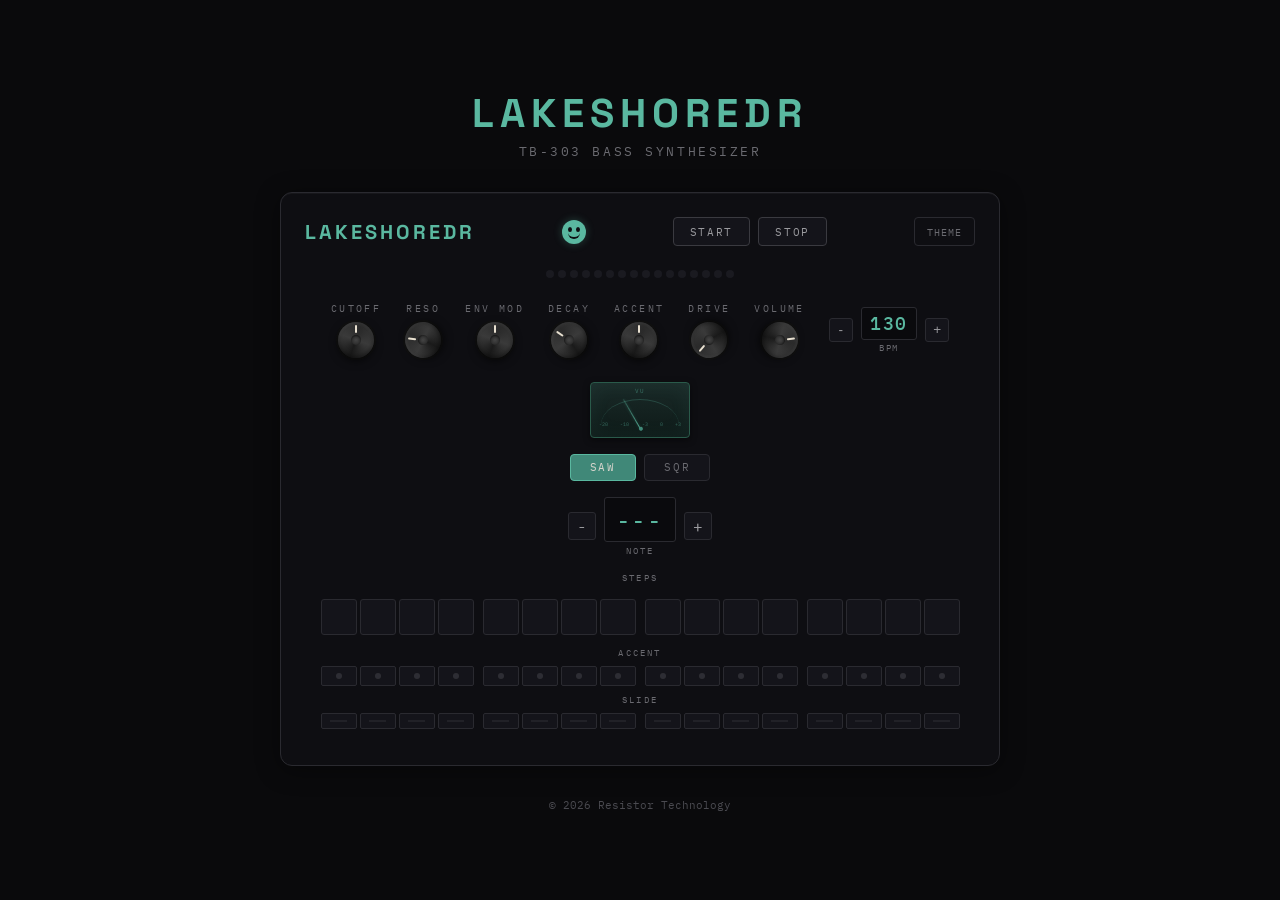
<file: bass-synth/index.html>
<!DOCTYPE html>
<html lang="en">
<head>
  <meta charset="UTF-8">
  <meta name="viewport" content="width=device-width, initial-scale=1.0">
  <title>LakeShoreDr — TB-303 Bass Synth · Resistor Technology</title>
  <meta name="description" content="LakeShoreDr: a zero-dependency TB-303 bass synthesizer clone built with Web Audio API.">

  <!-- Google Fonts (Space Grotesk + IBM Plex Mono) -->
  <link rel="preconnect" href="https://fonts.googleapis.com">
  <link rel="preconnect" href="https://fonts.gstatic.com" crossorigin>
  <link href="https://fonts.googleapis.com/css2?family=IBM+Plex+Mono:wght@400;500&family=Space+Grotesk:wght@400;500;700&display=swap" rel="stylesheet">

  <!-- Bass Synth Styles -->
  <link rel="stylesheet" href="bass-synth.css">

  <style>
    *, *::before, *::after { margin: 0; padding: 0; box-sizing: border-box; }
    body {
      background: #0a0a0c;
      color: #d8d5cd;
      font-family: 'Space Grotesk', sans-serif;
      display: flex;
      flex-direction: column;
      align-items: center;
      justify-content: center;
      min-height: 100vh;
      padding: 2rem 1rem;
    }
    a { color: inherit; text-decoration: none; }

    .page-title {
      font-size: clamp(1.5rem, 4vw, 2.5rem);
      font-weight: 700;
      letter-spacing: 0.15em;
      text-transform: uppercase;
      color: #5ab8a0;
      margin-bottom: 0.25rem;
    }
    .page-subtitle {
      font-family: 'IBM Plex Mono', monospace;
      font-size: 0.8rem;
      color: #6a6a70;
      text-transform: uppercase;
      letter-spacing: 0.2em;
      margin-bottom: 2rem;
    }
    .page-footer {
      margin-top: 2rem;
      font-family: 'IBM Plex Mono', monospace;
      font-size: 0.7rem;
      color: #4a4a50;
    }
    .page-footer a:hover { color: #5ab8a0; }
  </style>
</head>
<body>

  <h1 class="page-title">LakeShoreDr</h1>
  <p class="page-subtitle">TB-303 Bass Synthesizer</p>

  <!-- Auto-init via data attributes -->
  <div class="bass-synth" data-theme="bunker" data-auto-init data-bpm="130"></div>

  <footer class="page-footer">
    <a href="https://resistor.technology">&copy; 2026 Resistor Technology</a>
  </footer>

  <script type="module" src="js/LakeShoreDr.js"></script>

</body>
</html>
</file>
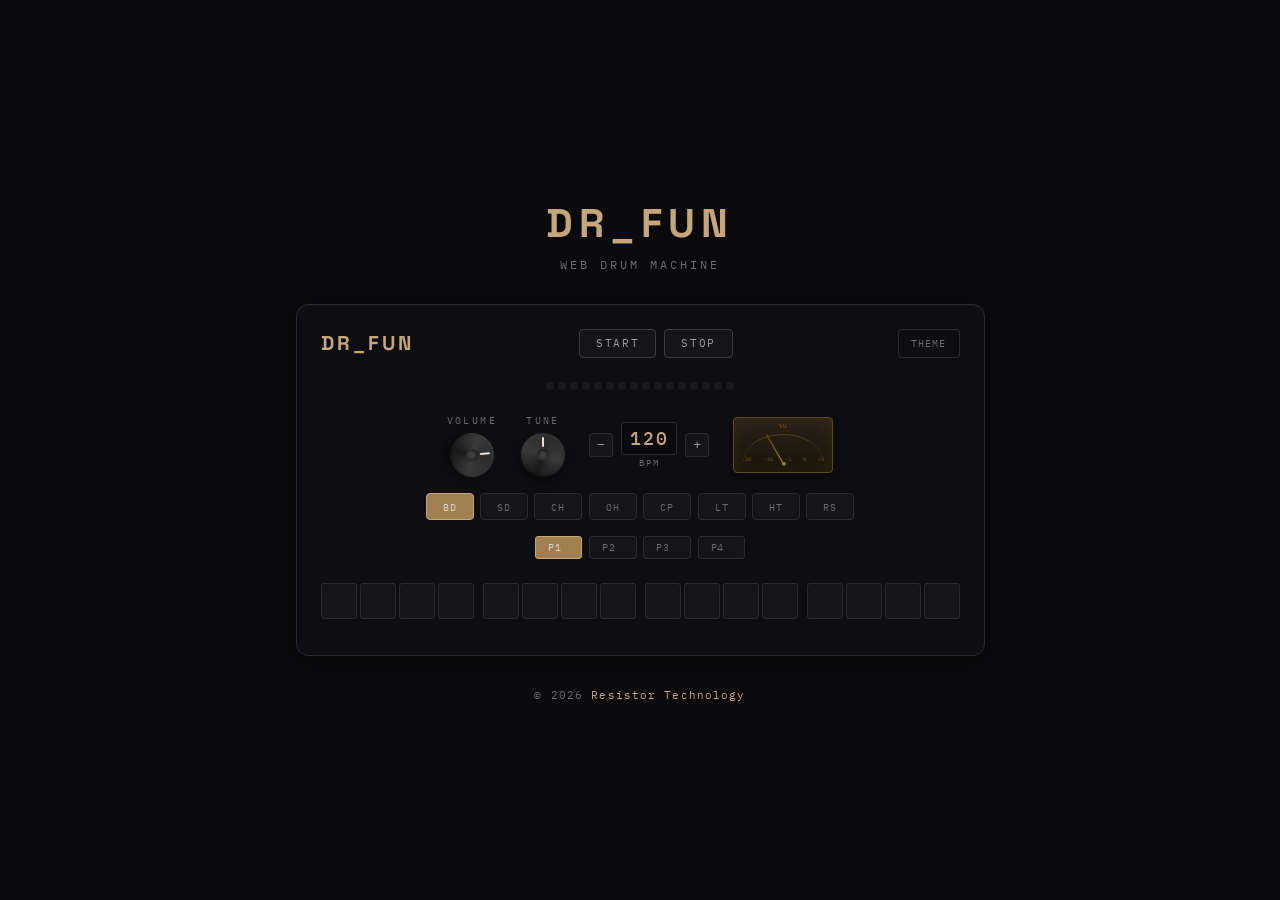
<file: drum-machine/index.html>
<!DOCTYPE html>
<html lang="en">
<head>
  <meta charset="UTF-8">
  <meta name="viewport" content="width=device-width, initial-scale=1.0">
  <title>Dr_Fun — Web Drum Machine · Resistor Technology</title>
  <meta name="description" content="Dr_Fun: A synthesized 16-step drum machine with 8 voices, 4 pattern pages, and dual themes. Built with Web Audio API.">
  <meta name="theme-color" content="#0a0a0c">

  <!-- Fonts (same as main site) -->
  <link rel="preconnect" href="https://fonts.googleapis.com">
  <link rel="preconnect" href="https://fonts.gstatic.com" crossorigin>
  <link href="https://fonts.googleapis.com/css2?family=Space+Grotesk:wght@400;500;600;700&family=IBM+Plex+Mono:wght@400;500&display=swap" rel="stylesheet">

  <!-- Drum Machine Styles -->
  <link rel="stylesheet" href="drum-machine.css">

  <style>
    /* Standalone page styles */
    *, *::before, *::after {
      margin: 0;
      padding: 0;
      box-sizing: border-box;
    }

    body {
      font-family: 'IBM Plex Mono', monospace;
      background: #0a0a0c;
      color: #d8d5cd;
      min-height: 100vh;
      display: flex;
      flex-direction: column;
      align-items: center;
      justify-content: center;
      padding: 2rem 1rem;
    }

    .page-title {
      font-family: 'Space Grotesk', sans-serif;
      font-size: clamp(1.5rem, 4vw, 2.5rem);
      font-weight: 700;
      letter-spacing: 0.15em;
      text-transform: uppercase;
      color: #c4a67a;
      margin-bottom: 0.5rem;
      text-align: center;
    }

    .page-subtitle {
      font-size: 0.75rem;
      letter-spacing: 0.25em;
      text-transform: uppercase;
      color: #6a6a70;
      margin-bottom: 2rem;
      text-align: center;
    }

    .page-footer {
      margin-top: 2rem;
      font-size: 0.7rem;
      color: #6a6a70;
      letter-spacing: 0.1em;
      text-align: center;
    }

    .page-footer a {
      color: #c4a67a;
      text-decoration: none;
    }

    .page-footer a:hover {
      text-decoration: underline;
    }

    :focus-visible {
      outline: 2px solid #c4a67a;
      outline-offset: 2px;
    }

    @media (prefers-reduced-motion: reduce) {
      *, *::before, *::after {
        animation-duration: 0.01ms !important;
        transition-duration: 0.01ms !important;
      }
    }
  </style>
</head>
<body>

  <h1 class="page-title">Dr_Fun</h1>
  <p class="page-subtitle">Web Drum Machine</p>

  <!-- Drum Machine (auto-init via data attribute) -->
  <div class="drum-machine" data-theme="bunker" data-auto-init data-bpm="120"></div>

  <footer class="page-footer">
    <p>&copy; 2026 <a href="https://resistor.technology">Resistor Technology</a></p>
  </footer>

  <!-- ES Module entry point -->
  <script type="module" src="js/DrumMachine.js"></script>

</body>
</html>
</file>
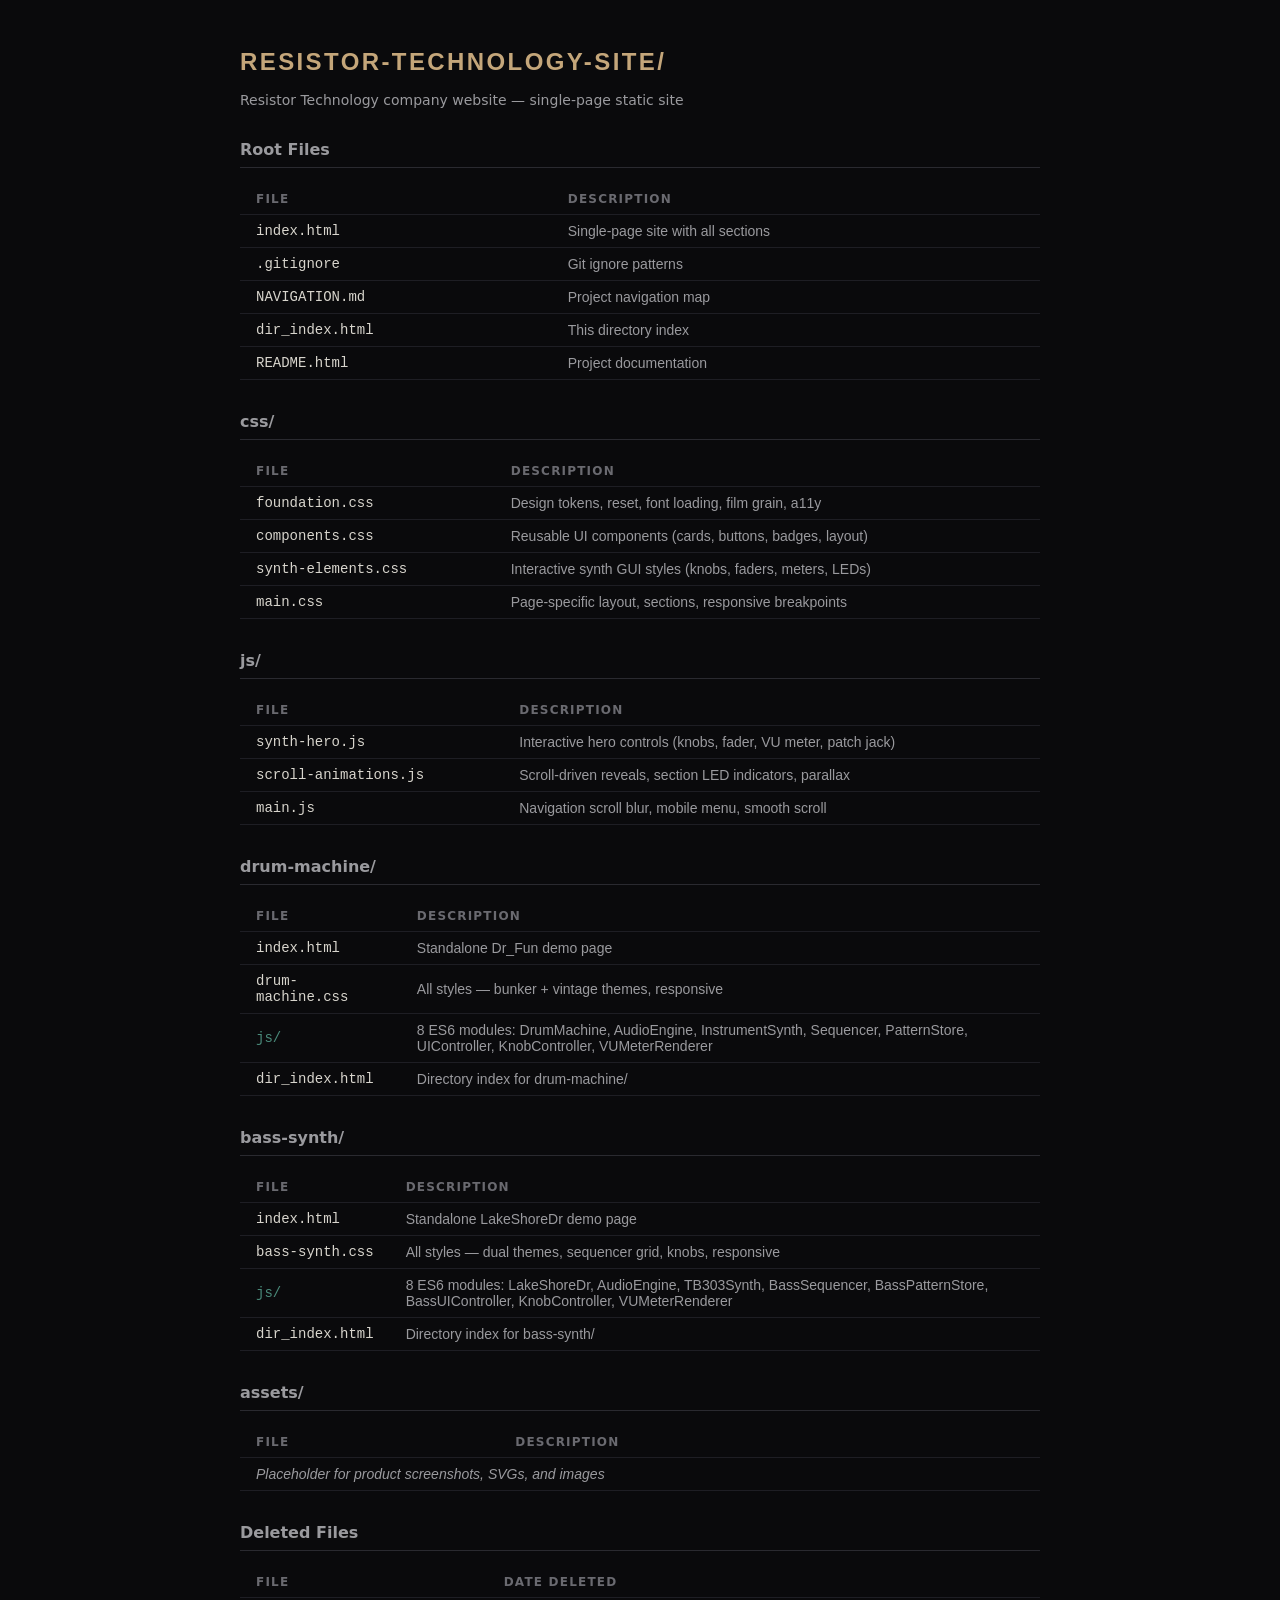
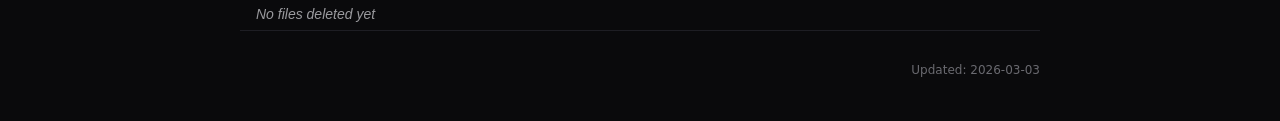
<file: dir_index.html>
<!DOCTYPE html>
<html lang="en">
<head>
  <meta charset="UTF-8">
  <meta name="viewport" content="width=device-width, initial-scale=1.0">
  <title>Directory Index — resistor-technology-site/</title>
  <style>
    body { font-family: 'Inter', system-ui, sans-serif; background: #0a0a0c; color: #d8d5cd; padding: 2rem; max-width: 800px; margin: 0 auto; }
    h1 { font-family: 'Space Grotesk', sans-serif; color: #c4a67a; font-size: 1.5rem; letter-spacing: 0.1em; text-transform: uppercase; }
    h2 { color: #9a9a9e; font-size: 1rem; margin-top: 2rem; border-bottom: 1px solid #2a2a30; padding-bottom: 0.5rem; }
    table { width: 100%; border-collapse: collapse; margin-top: 1rem; }
    th, td { text-align: left; padding: 0.5rem 1rem; border-bottom: 1px solid #1e1e24; }
    th { color: #6a6a70; font-size: 0.75rem; text-transform: uppercase; letter-spacing: 0.1em; }
    td { font-family: 'IBM Plex Mono', monospace; font-size: 0.875rem; }
    .dir { color: #4a8a7a; }
    .file { color: #d8d5cd; }
    .desc { color: #9a9a9e; font-family: 'Inter', sans-serif; }
    .timestamp { color: #6a6a70; font-size: 0.75rem; text-align: right; margin-top: 2rem; }
  </style>
</head>
<body>

  <h1>resistor-technology-site/</h1>
  <p style="color: #9a9a9e; font-size: 0.875rem;">Resistor Technology company website — single-page static site</p>

  <h2>Root Files</h2>
  <table>
    <thead>
      <tr><th>File</th><th>Description</th></tr>
    </thead>
    <tbody>
      <tr><td class="file">index.html</td><td class="desc">Single-page site with all sections</td></tr>
      <tr><td class="file">.gitignore</td><td class="desc">Git ignore patterns</td></tr>
      <tr><td class="file">NAVIGATION.md</td><td class="desc">Project navigation map</td></tr>
      <tr><td class="file">dir_index.html</td><td class="desc">This directory index</td></tr>
      <tr><td class="file">README.html</td><td class="desc">Project documentation</td></tr>
    </tbody>
  </table>

  <h2>css/</h2>
  <table>
    <thead>
      <tr><th>File</th><th>Description</th></tr>
    </thead>
    <tbody>
      <tr><td class="file">foundation.css</td><td class="desc">Design tokens, reset, font loading, film grain, a11y</td></tr>
      <tr><td class="file">components.css</td><td class="desc">Reusable UI components (cards, buttons, badges, layout)</td></tr>
      <tr><td class="file">synth-elements.css</td><td class="desc">Interactive synth GUI styles (knobs, faders, meters, LEDs)</td></tr>
      <tr><td class="file">main.css</td><td class="desc">Page-specific layout, sections, responsive breakpoints</td></tr>
    </tbody>
  </table>

  <h2>js/</h2>
  <table>
    <thead>
      <tr><th>File</th><th>Description</th></tr>
    </thead>
    <tbody>
      <tr><td class="file">synth-hero.js</td><td class="desc">Interactive hero controls (knobs, fader, VU meter, patch jack)</td></tr>
      <tr><td class="file">scroll-animations.js</td><td class="desc">Scroll-driven reveals, section LED indicators, parallax</td></tr>
      <tr><td class="file">main.js</td><td class="desc">Navigation scroll blur, mobile menu, smooth scroll</td></tr>
    </tbody>
  </table>

  <h2>drum-machine/</h2>
  <table>
    <thead>
      <tr><th>File</th><th>Description</th></tr>
    </thead>
    <tbody>
      <tr><td class="file">index.html</td><td class="desc">Standalone Dr_Fun demo page</td></tr>
      <tr><td class="file">drum-machine.css</td><td class="desc">All styles — bunker + vintage themes, responsive</td></tr>
      <tr><td class="dir">js/</td><td class="desc">8 ES6 modules: DrumMachine, AudioEngine, InstrumentSynth, Sequencer, PatternStore, UIController, KnobController, VUMeterRenderer</td></tr>
      <tr><td class="file">dir_index.html</td><td class="desc">Directory index for drum-machine/</td></tr>
    </tbody>
  </table>

  <h2>bass-synth/</h2>
  <table>
    <thead>
      <tr><th>File</th><th>Description</th></tr>
    </thead>
    <tbody>
      <tr><td class="file">index.html</td><td class="desc">Standalone LakeShoreDr demo page</td></tr>
      <tr><td class="file">bass-synth.css</td><td class="desc">All styles — dual themes, sequencer grid, knobs, responsive</td></tr>
      <tr><td class="dir">js/</td><td class="desc">8 ES6 modules: LakeShoreDr, AudioEngine, TB303Synth, BassSequencer, BassPatternStore, BassUIController, KnobController, VUMeterRenderer</td></tr>
      <tr><td class="file">dir_index.html</td><td class="desc">Directory index for bass-synth/</td></tr>
    </tbody>
  </table>

  <h2>assets/</h2>
  <table>
    <thead>
      <tr><th>File</th><th>Description</th></tr>
    </thead>
    <tbody>
      <tr><td class="desc" colspan="2"><em>Placeholder for product screenshots, SVGs, and images</em></td></tr>
    </tbody>
  </table>

  <h2>Deleted Files</h2>
  <table>
    <thead>
      <tr><th>File</th><th>Date Deleted</th></tr>
    </thead>
    <tbody>
      <tr><td class="desc" colspan="2"><em>No files deleted yet</em></td></tr>
    </tbody>
  </table>

  <p class="timestamp">Updated: 2026-03-03</p>

</body>
</html>
</file>
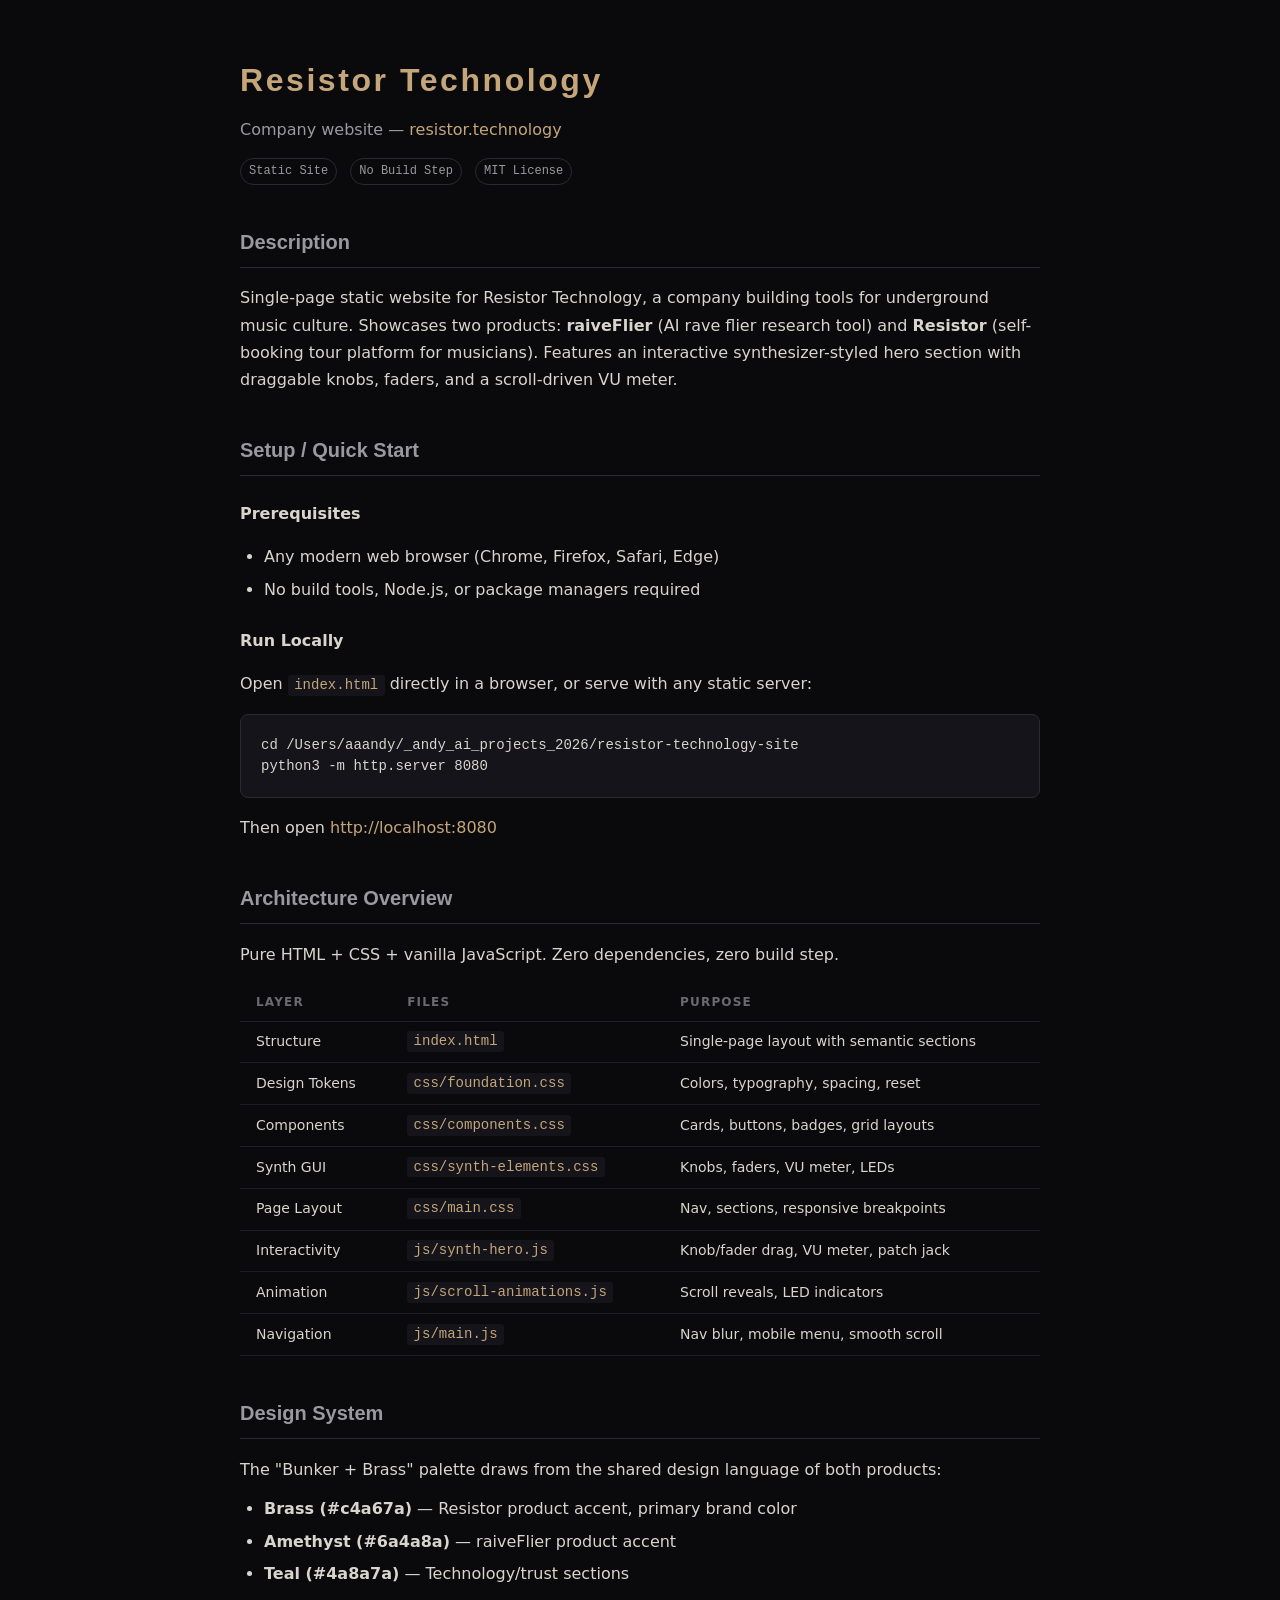
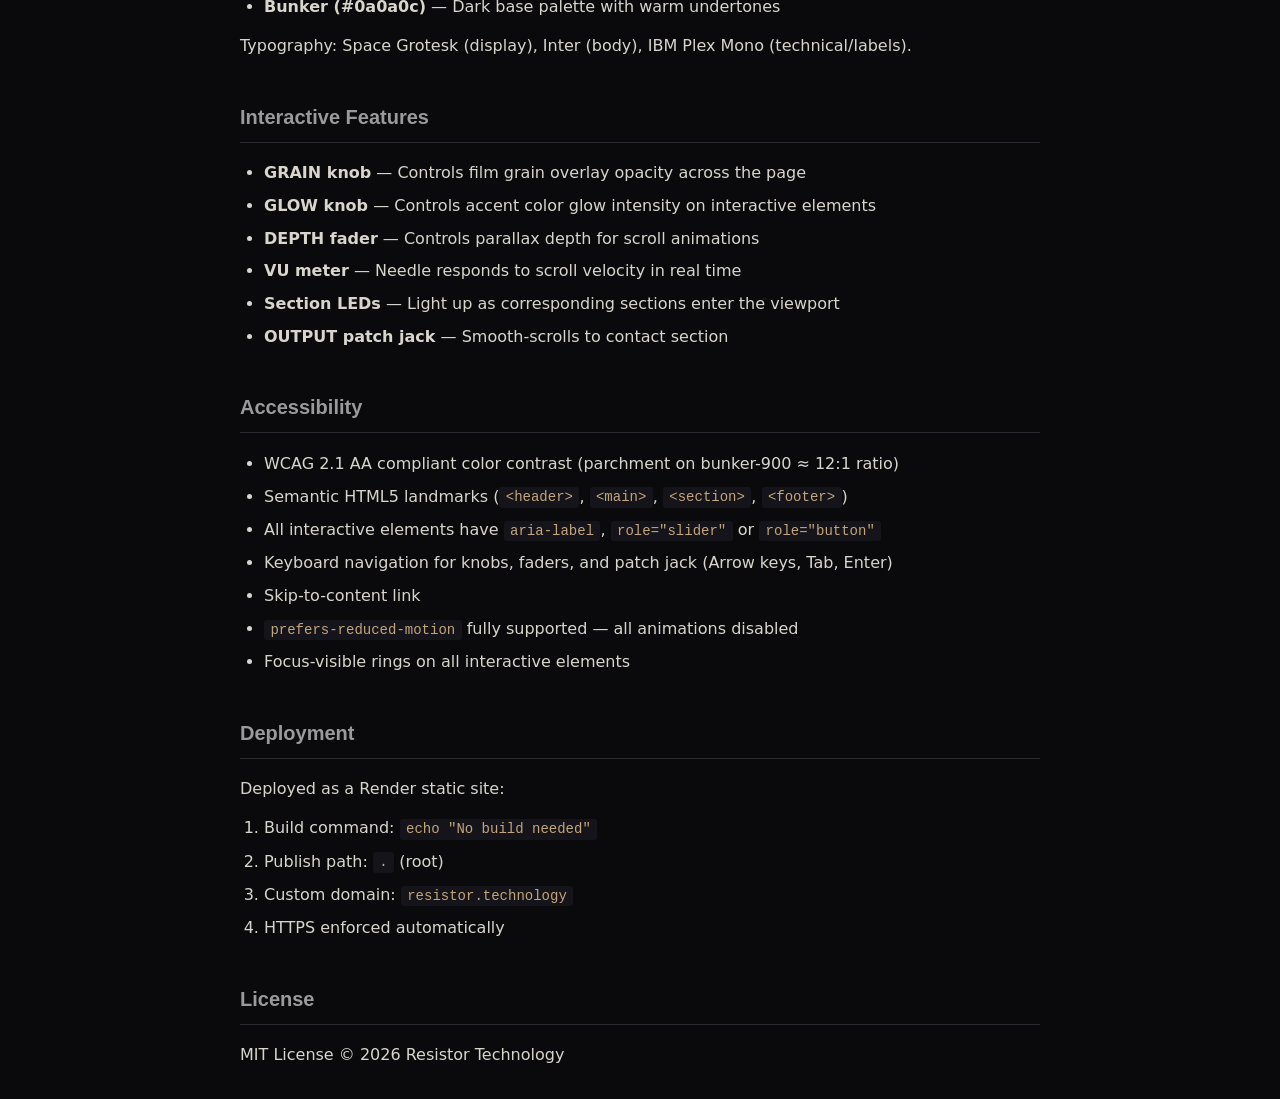
<file: README.html>
<!DOCTYPE html>
<html lang="en">
<head>
  <meta charset="UTF-8">
  <meta name="viewport" content="width=device-width, initial-scale=1.0">
  <title>README — Resistor Technology Site</title>
  <style>
    body { font-family: 'Inter', system-ui, sans-serif; background: #0a0a0c; color: #d8d5cd; padding: 2rem; max-width: 800px; margin: 0 auto; line-height: 1.7; }
    h1 { font-family: 'Space Grotesk', sans-serif; color: #c4a67a; font-size: 2rem; letter-spacing: 0.08em; margin-bottom: 0.5rem; }
    h2 { font-family: 'Space Grotesk', sans-serif; color: #9a9a9e; font-size: 1.25rem; margin-top: 2.5rem; padding-bottom: 0.5rem; border-bottom: 1px solid #2a2a30; }
    h3 { color: #d8d5cd; font-size: 1rem; margin-top: 1.5rem; }
    p { margin: 0.75rem 0; color: #d8d5cd; }
    code { font-family: 'IBM Plex Mono', monospace; background: #14141a; padding: 0.15rem 0.4rem; border-radius: 3px; font-size: 0.875rem; color: #c4a67a; }
    pre { background: #14141a; border: 1px solid #2a2a30; border-radius: 8px; padding: 1.25rem; overflow-x: auto; font-family: 'IBM Plex Mono', monospace; font-size: 0.875rem; line-height: 1.5; color: #d8d5cd; margin: 1rem 0; }
    ul, ol { padding-left: 1.5rem; margin: 0.75rem 0; }
    li { margin: 0.35rem 0; }
    a { color: #c4a67a; text-decoration: none; border-bottom: 1px solid transparent; transition: border-color 0.2s; }
    a:hover { border-bottom-color: #c4a67a; }
    table { width: 100%; border-collapse: collapse; margin: 1rem 0; }
    th, td { text-align: left; padding: 0.5rem 1rem; border-bottom: 1px solid #1e1e24; font-size: 0.875rem; }
    th { color: #6a6a70; font-size: 0.75rem; text-transform: uppercase; letter-spacing: 0.1em; }
    .badge { display: inline-block; font-family: 'IBM Plex Mono', monospace; font-size: 0.75rem; padding: 0.15rem 0.5rem; border: 1px solid #2a2a30; border-radius: 999px; color: #9a9a9e; margin-right: 0.5rem; }
    .subtitle { color: #9a9a9e; font-size: 1rem; margin-top: 0; }
  </style>
</head>
<body>

  <h1>Resistor Technology</h1>
  <p class="subtitle">Company website — <a href="https://resistor.technology">resistor.technology</a></p>

  <p>
    <span class="badge">Static Site</span>
    <span class="badge">No Build Step</span>
    <span class="badge">MIT License</span>
  </p>

  <h2>Description</h2>
  <p>
    Single-page static website for Resistor Technology, a company building tools for underground music culture.
    Showcases two products: <strong>raiveFlier</strong> (AI rave flier research tool) and <strong>Resistor</strong>
    (self-booking tour platform for musicians). Features an interactive synthesizer-styled hero section with
    draggable knobs, faders, and a scroll-driven VU meter.
  </p>

  <h2>Setup / Quick Start</h2>

  <h3>Prerequisites</h3>
  <ul>
    <li>Any modern web browser (Chrome, Firefox, Safari, Edge)</li>
    <li>No build tools, Node.js, or package managers required</li>
  </ul>

  <h3>Run Locally</h3>
  <p>Open <code>index.html</code> directly in a browser, or serve with any static server:</p>
  <pre>cd /Users/aaandy/_andy_ai_projects_2026/resistor-technology-site
python3 -m http.server 8080</pre>
  <p>Then open <a href="http://localhost:8080">http://localhost:8080</a></p>

  <h2>Architecture Overview</h2>
  <p>Pure HTML + CSS + vanilla JavaScript. Zero dependencies, zero build step.</p>

  <table>
    <thead>
      <tr><th>Layer</th><th>Files</th><th>Purpose</th></tr>
    </thead>
    <tbody>
      <tr><td>Structure</td><td><code>index.html</code></td><td>Single-page layout with semantic sections</td></tr>
      <tr><td>Design Tokens</td><td><code>css/foundation.css</code></td><td>Colors, typography, spacing, reset</td></tr>
      <tr><td>Components</td><td><code>css/components.css</code></td><td>Cards, buttons, badges, grid layouts</td></tr>
      <tr><td>Synth GUI</td><td><code>css/synth-elements.css</code></td><td>Knobs, faders, VU meter, LEDs</td></tr>
      <tr><td>Page Layout</td><td><code>css/main.css</code></td><td>Nav, sections, responsive breakpoints</td></tr>
      <tr><td>Interactivity</td><td><code>js/synth-hero.js</code></td><td>Knob/fader drag, VU meter, patch jack</td></tr>
      <tr><td>Animation</td><td><code>js/scroll-animations.js</code></td><td>Scroll reveals, LED indicators</td></tr>
      <tr><td>Navigation</td><td><code>js/main.js</code></td><td>Nav blur, mobile menu, smooth scroll</td></tr>
    </tbody>
  </table>

  <h2>Design System</h2>
  <p>The "Bunker + Brass" palette draws from the shared design language of both products:</p>
  <ul>
    <li><strong>Brass (#c4a67a)</strong> — Resistor product accent, primary brand color</li>
    <li><strong>Amethyst (#6a4a8a)</strong> — raiveFlier product accent</li>
    <li><strong>Teal (#4a8a7a)</strong> — Technology/trust sections</li>
    <li><strong>Bunker (#0a0a0c)</strong> — Dark base palette with warm undertones</li>
  </ul>
  <p>Typography: Space Grotesk (display), Inter (body), IBM Plex Mono (technical/labels).</p>

  <h2>Interactive Features</h2>
  <ul>
    <li><strong>GRAIN knob</strong> — Controls film grain overlay opacity across the page</li>
    <li><strong>GLOW knob</strong> — Controls accent color glow intensity on interactive elements</li>
    <li><strong>DEPTH fader</strong> — Controls parallax depth for scroll animations</li>
    <li><strong>VU meter</strong> — Needle responds to scroll velocity in real time</li>
    <li><strong>Section LEDs</strong> — Light up as corresponding sections enter the viewport</li>
    <li><strong>OUTPUT patch jack</strong> — Smooth-scrolls to contact section</li>
  </ul>

  <h2>Accessibility</h2>
  <ul>
    <li>WCAG 2.1 AA compliant color contrast (parchment on bunker-900 &asymp; 12:1 ratio)</li>
    <li>Semantic HTML5 landmarks (<code>&lt;header&gt;</code>, <code>&lt;main&gt;</code>, <code>&lt;section&gt;</code>, <code>&lt;footer&gt;</code>)</li>
    <li>All interactive elements have <code>aria-label</code>, <code>role="slider"</code> or <code>role="button"</code></li>
    <li>Keyboard navigation for knobs, faders, and patch jack (Arrow keys, Tab, Enter)</li>
    <li>Skip-to-content link</li>
    <li><code>prefers-reduced-motion</code> fully supported — all animations disabled</li>
    <li>Focus-visible rings on all interactive elements</li>
  </ul>

  <h2>Deployment</h2>
  <p>Deployed as a Render static site:</p>
  <ol>
    <li>Build command: <code>echo "No build needed"</code></li>
    <li>Publish path: <code>.</code> (root)</li>
    <li>Custom domain: <code>resistor.technology</code></li>
    <li>HTTPS enforced automatically</li>
  </ol>

  <h2>License</h2>
  <p>MIT License &copy; 2026 Resistor Technology</p>

</body>
</html>
</file>
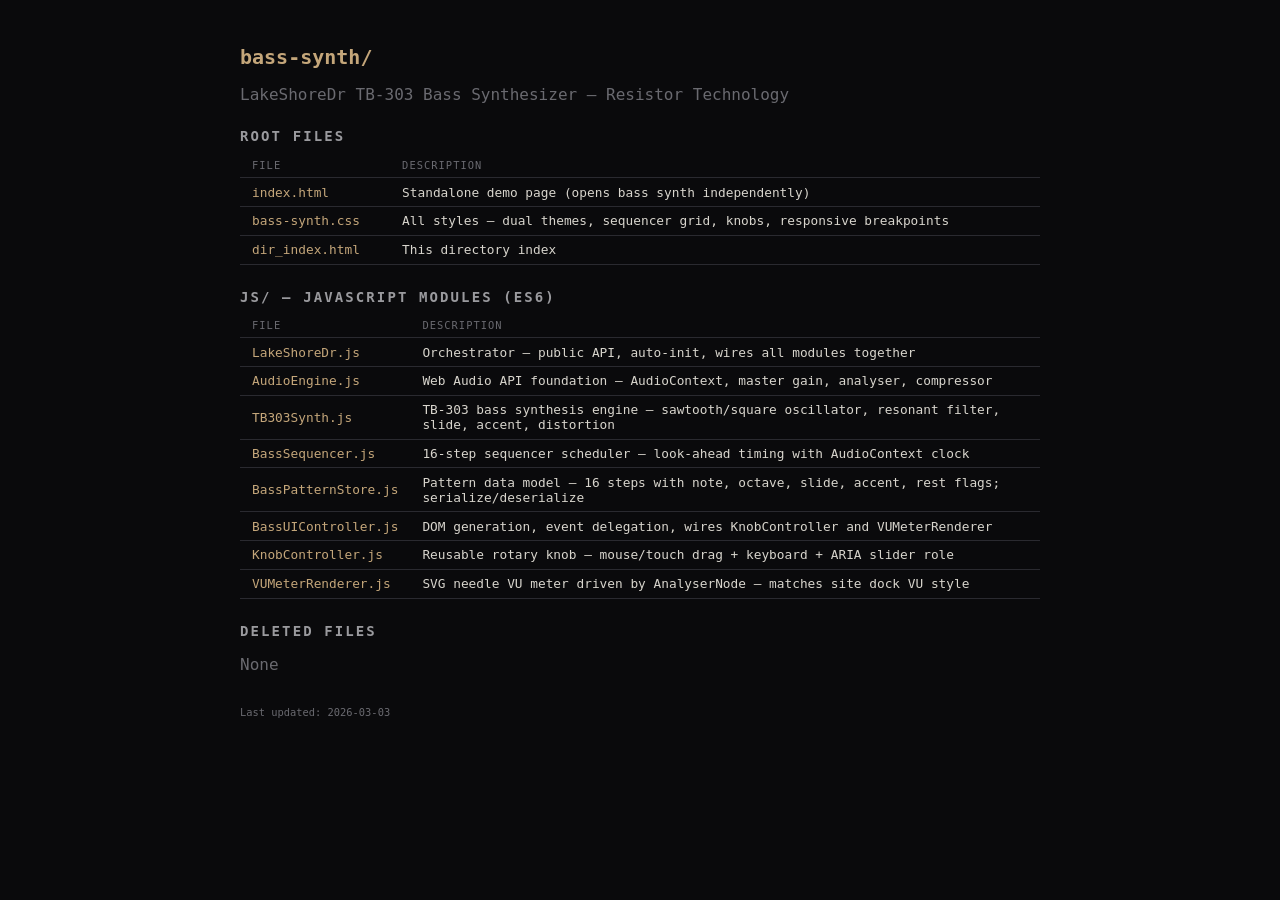
<file: bass-synth/dir_index.html>
<!DOCTYPE html>
<html lang="en">
<head>
  <meta charset="UTF-8">
  <meta name="viewport" content="width=device-width, initial-scale=1.0">
  <title>LakeShoreDr — Directory Index</title>
  <style>
    body { font-family: 'IBM Plex Mono', monospace; background: #0a0a0c; color: #d8d5cd; padding: 2rem; max-width: 800px; margin: 0 auto; }
    h1 { color: #c4a67a; font-size: 1.25rem; margin-bottom: 0.5rem; }
    h2 { color: #9a9a9e; font-size: 0.875rem; margin-top: 1.5rem; margin-bottom: 0.5rem; text-transform: uppercase; letter-spacing: 0.15em; }
    table { width: 100%; border-collapse: collapse; margin-bottom: 1rem; }
    th, td { text-align: left; padding: 0.4rem 0.75rem; border-bottom: 1px solid #2a2a30; font-size: 0.8rem; }
    th { color: #6a6a70; font-weight: 500; text-transform: uppercase; letter-spacing: 0.1em; font-size: 0.65rem; }
    td:first-child { color: #c4a67a; }
    .muted { color: #6a6a70; }
    .deleted { color: #6a6a70; text-decoration: line-through; font-style: italic; }
  </style>
</head>
<body>
  <h1>bass-synth/</h1>
  <p class="muted">LakeShoreDr TB-303 Bass Synthesizer — Resistor Technology</p>

  <h2>Root Files</h2>
  <table>
    <thead>
      <tr><th>File</th><th>Description</th></tr>
    </thead>
    <tbody>
      <tr><td>index.html</td><td>Standalone demo page (opens bass synth independently)</td></tr>
      <tr><td>bass-synth.css</td><td>All styles — dual themes, sequencer grid, knobs, responsive breakpoints</td></tr>
      <tr><td>dir_index.html</td><td>This directory index</td></tr>
    </tbody>
  </table>

  <h2>js/ — JavaScript Modules (ES6)</h2>
  <table>
    <thead>
      <tr><th>File</th><th>Description</th></tr>
    </thead>
    <tbody>
      <tr><td>LakeShoreDr.js</td><td>Orchestrator — public API, auto-init, wires all modules together</td></tr>
      <tr><td>AudioEngine.js</td><td>Web Audio API foundation — AudioContext, master gain, analyser, compressor</td></tr>
      <tr><td>TB303Synth.js</td><td>TB-303 bass synthesis engine — sawtooth/square oscillator, resonant filter, slide, accent, distortion</td></tr>
      <tr><td>BassSequencer.js</td><td>16-step sequencer scheduler — look-ahead timing with AudioContext clock</td></tr>
      <tr><td>BassPatternStore.js</td><td>Pattern data model — 16 steps with note, octave, slide, accent, rest flags; serialize/deserialize</td></tr>
      <tr><td>BassUIController.js</td><td>DOM generation, event delegation, wires KnobController and VUMeterRenderer</td></tr>
      <tr><td>KnobController.js</td><td>Reusable rotary knob — mouse/touch drag + keyboard + ARIA slider role</td></tr>
      <tr><td>VUMeterRenderer.js</td><td>SVG needle VU meter driven by AnalyserNode — matches site dock VU style</td></tr>
    </tbody>
  </table>

  <h2>Deleted Files</h2>
  <p class="muted">None</p>

  <p class="muted" style="margin-top: 2rem; font-size: 0.65rem;">Last updated: 2026-03-03</p>
</body>
</html>
</file>
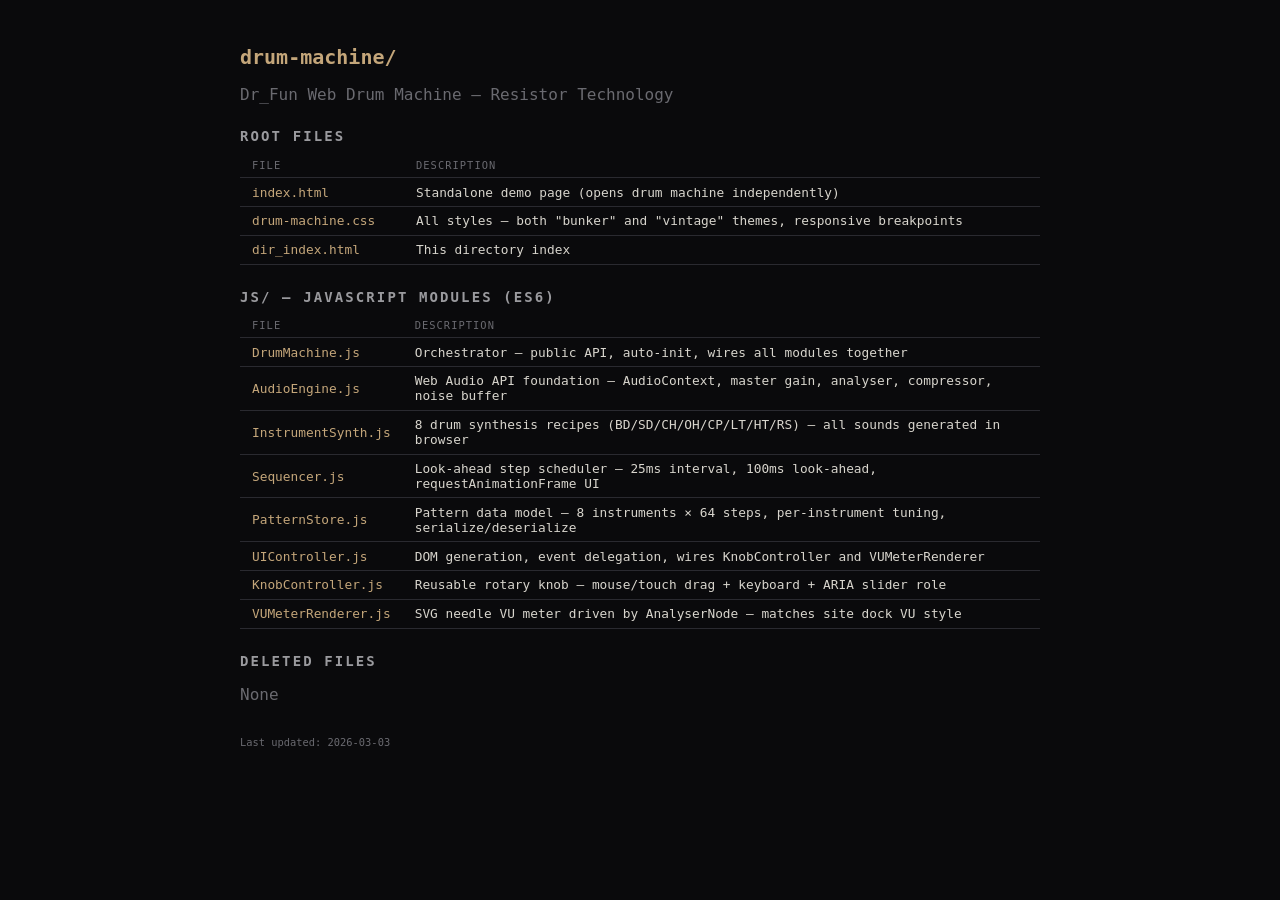
<file: drum-machine/dir_index.html>
<!DOCTYPE html>
<html lang="en">
<head>
  <meta charset="UTF-8">
  <meta name="viewport" content="width=device-width, initial-scale=1.0">
  <title>Directory Index — drum-machine/</title>
  <style>
    body { font-family: 'IBM Plex Mono', monospace; background: #0a0a0c; color: #d8d5cd; padding: 2rem; max-width: 800px; margin: 0 auto; }
    h1 { color: #c4a67a; font-size: 1.25rem; margin-bottom: 0.5rem; }
    h2 { color: #9a9a9e; font-size: 0.875rem; margin-top: 1.5rem; margin-bottom: 0.5rem; text-transform: uppercase; letter-spacing: 0.15em; }
    table { width: 100%; border-collapse: collapse; margin-bottom: 1rem; }
    th, td { text-align: left; padding: 0.4rem 0.75rem; border-bottom: 1px solid #2a2a30; font-size: 0.8rem; }
    th { color: #6a6a70; font-weight: 500; text-transform: uppercase; letter-spacing: 0.1em; font-size: 0.65rem; }
    td:first-child { color: #c4a67a; }
    .muted { color: #6a6a70; }
    .deleted { color: #6a6a70; text-decoration: line-through; font-style: italic; }
  </style>
</head>
<body>
  <h1>drum-machine/</h1>
  <p class="muted">Dr_Fun Web Drum Machine — Resistor Technology</p>

  <h2>Root Files</h2>
  <table>
    <thead>
      <tr><th>File</th><th>Description</th></tr>
    </thead>
    <tbody>
      <tr><td>index.html</td><td>Standalone demo page (opens drum machine independently)</td></tr>
      <tr><td>drum-machine.css</td><td>All styles — both "bunker" and "vintage" themes, responsive breakpoints</td></tr>
      <tr><td>dir_index.html</td><td>This directory index</td></tr>
    </tbody>
  </table>

  <h2>js/ — JavaScript Modules (ES6)</h2>
  <table>
    <thead>
      <tr><th>File</th><th>Description</th></tr>
    </thead>
    <tbody>
      <tr><td>DrumMachine.js</td><td>Orchestrator — public API, auto-init, wires all modules together</td></tr>
      <tr><td>AudioEngine.js</td><td>Web Audio API foundation — AudioContext, master gain, analyser, compressor, noise buffer</td></tr>
      <tr><td>InstrumentSynth.js</td><td>8 drum synthesis recipes (BD/SD/CH/OH/CP/LT/HT/RS) — all sounds generated in browser</td></tr>
      <tr><td>Sequencer.js</td><td>Look-ahead step scheduler — 25ms interval, 100ms look-ahead, requestAnimationFrame UI</td></tr>
      <tr><td>PatternStore.js</td><td>Pattern data model — 8 instruments × 64 steps, per-instrument tuning, serialize/deserialize</td></tr>
      <tr><td>UIController.js</td><td>DOM generation, event delegation, wires KnobController and VUMeterRenderer</td></tr>
      <tr><td>KnobController.js</td><td>Reusable rotary knob — mouse/touch drag + keyboard + ARIA slider role</td></tr>
      <tr><td>VUMeterRenderer.js</td><td>SVG needle VU meter driven by AnalyserNode — matches site dock VU style</td></tr>
    </tbody>
  </table>

  <h2>Deleted Files</h2>
  <p class="muted">None</p>

  <p class="muted" style="margin-top: 2rem; font-size: 0.65rem;">Last updated: 2026-03-03</p>
</body>
</html>
</file>
<file: css/components.css>
/* ============================================================
   COMPONENTS.CSS — Reusable UI Components
   Resistor Technology · resistor.technology
   ============================================================ */

/* --- Section Container --- */
.section {
  position: relative;
  padding: var(--space-3xl) var(--space-lg);
}

.section__inner {
  max-width: var(--max-width);
  margin: 0 auto;
}

/* --- Section Headers --- */
.section-header {
  margin-bottom: var(--space-xl);
}

.section-header__label {
  font-family: var(--font-mono);
  font-size: var(--fs-xs);
  text-transform: uppercase;
  letter-spacing: var(--ls-wider);
  color: var(--color-text-muted);
  margin-bottom: var(--space-sm);
}

.section-header__title {
  font-size: var(--fs-h1);
  font-weight: 700;
  margin-bottom: var(--space-md);
}

.section-header__tagline {
  font-family: var(--font-body);
  font-size: var(--fs-h3);
  font-weight: 400;
  font-style: italic;
  color: var(--color-text-secondary);
  max-width: 600px;
}

/* --- Accent Colors per Section --- */
.accent-brass .section-header__title,
.accent-brass .section-header__label { color: var(--color-brass); }

.accent-amethyst .section-header__title,
.accent-amethyst .section-header__label { color: var(--color-amethyst-light); }

.accent-teal .section-header__title,
.accent-teal .section-header__label { color: var(--color-teal-light); }

/* --- Feature Cards --- */
.card {
  background: var(--color-surface);
  border: 1px solid var(--color-border);
  border-radius: var(--radius-md);
  padding: var(--space-lg);
  transition:
    transform var(--duration-med) var(--ease-out),
    box-shadow var(--duration-med) var(--ease-out),
    border-color var(--duration-med);
}

.card:hover {
  transform: translateY(-2px);
  box-shadow: 0 8px 32px rgba(0, 0, 0, 0.3);
  border-color: var(--color-border-light);
}

.card__icon {
  font-size: 1.5rem;
  margin-bottom: var(--space-md);
  display: block;
}

.card__title {
  font-family: var(--font-display);
  font-size: var(--fs-h3);
  font-weight: 600;
  margin-bottom: var(--space-sm);
  color: var(--color-text-primary);
}

.card__description {
  font-size: var(--fs-body);
  color: var(--color-text-secondary);
  line-height: var(--lh-loose);
}

/* Card accent variants */
.accent-brass .card:hover { border-color: var(--color-brass-dark); }
.accent-amethyst .card:hover { border-color: var(--color-amethyst-dark); }
.accent-teal .card:hover { border-color: var(--color-teal-dark); }

/* --- Bento Grid --- */
.bento-grid {
  display: grid;
  grid-template-columns: repeat(4, 1fr);
  gap: var(--space-md);
}

.bento-grid .card--wide {
  grid-column: span 2;
}

.bento-grid .card--tall {
  grid-row: span 2;
}

/* --- Tech Badges --- */
.tech-badges {
  display: flex;
  flex-wrap: wrap;
  gap: var(--space-sm);
  margin-top: var(--space-lg);
}

.badge {
  font-family: var(--font-mono);
  font-size: var(--fs-xs);
  padding: var(--space-xs) var(--space-sm);
  border: 1px solid var(--color-border);
  border-radius: var(--radius-full);
  color: var(--color-text-secondary);
  letter-spacing: 0.05em;
  background: var(--color-surface);
}

.accent-brass .badge { border-color: var(--color-brass-dark); color: var(--color-brass); }
.accent-amethyst .badge { border-color: var(--color-amethyst-dark); color: var(--color-amethyst-light); }

/* --- Buttons --- */
.btn {
  display: inline-flex;
  align-items: center;
  gap: var(--space-sm);
  font-family: var(--font-display);
  font-size: var(--fs-body);
  font-weight: 600;
  padding: 0.75rem 1.75rem;
  border-radius: var(--radius-sm);
  transition:
    transform var(--duration-fast),
    box-shadow var(--duration-med),
    background var(--duration-med);
  text-transform: uppercase;
  letter-spacing: var(--ls-wide);
}

.btn:active {
  transform: scale(0.97);
}

.btn--brass {
  background: var(--color-brass);
  color: var(--color-bg);
}

.btn--brass:hover {
  background: var(--color-brass-light);
  box-shadow: 0 0 20px rgba(196, 166, 122, calc(0.3 * var(--glow-intensity)));
}

.btn--amethyst {
  background: var(--color-amethyst);
  color: var(--color-text-primary);
}

.btn--amethyst:hover {
  background: var(--color-amethyst-light);
  box-shadow: 0 0 20px rgba(106, 74, 138, calc(0.3 * var(--glow-intensity)));
}

.btn--ghost {
  background: transparent;
  border: 1px solid var(--color-border-light);
  color: var(--color-text-secondary);
}

.btn--ghost:hover {
  border-color: var(--color-text-secondary);
  color: var(--color-text-primary);
}

/* --- Link Underline Animation --- */
.link-animated {
  position: relative;
  display: inline-block;
}

.link-animated::after {
  content: '';
  position: absolute;
  bottom: -2px;
  left: 0;
  width: 0;
  height: 1px;
  background: currentColor;
  transition: width var(--duration-med) var(--ease-out);
}

.link-animated:hover::after {
  width: 100%;
}

/* --- Stat Highlights --- */
.stats {
  display: flex;
  gap: var(--space-xl);
  margin-top: var(--space-lg);
}

.stat {
  text-align: center;
}

.stat__value {
  font-family: var(--font-display);
  font-size: var(--fs-h2);
  font-weight: 700;
  color: var(--color-brass);
}

.stat__label {
  font-family: var(--font-mono);
  font-size: var(--fs-xs);
  text-transform: uppercase;
  letter-spacing: var(--ls-wide);
  color: var(--color-text-muted);
  margin-top: var(--space-xs);
}

/* --- Editorial Split Layout --- */
.editorial {
  display: grid;
  grid-template-columns: 1fr 1fr;
  gap: var(--space-xl);
  align-items: start;
}

.editorial--reversed {
  direction: rtl;
}

.editorial--reversed > * {
  direction: ltr;
}

.editorial__sticky {
  position: sticky;
  top: calc(var(--nav-height) + var(--space-lg));
}

.editorial__content {
  padding-top: var(--space-lg);
}

/* --- Product Mockup --- */
.mockup {
  position: relative;
  background: var(--color-surface);
  border: 1px solid var(--color-border);
  border-radius: var(--radius-lg);
  overflow: hidden;
  aspect-ratio: 16 / 10;
}

.mockup__inner {
  width: 100%;
  height: 100%;
  display: flex;
  align-items: center;
  justify-content: center;
  font-family: var(--font-mono);
  font-size: var(--fs-small);
  color: var(--color-text-muted);
  background: linear-gradient(135deg, var(--color-surface), var(--color-surface-raised));
}

.mockup--scanlines::after {
  content: '';
  position: absolute;
  inset: 0;
  background: repeating-linear-gradient(
    0deg,
    transparent,
    transparent 2px,
    rgba(0, 0, 0, 0.03) 2px,
    rgba(0, 0, 0, 0.03) 4px
  );
  pointer-events: none;
}

/* --- Feature List (within editorial) --- */
.feature-grid {
  display: grid;
  grid-template-columns: 1fr 1fr;
  gap: var(--space-md);
}

/* --- Scroll Reveal Animation --- */
.reveal {
  opacity: 0;
  transform: translateY(24px);
  transition:
    opacity var(--duration-slow) var(--ease-out),
    transform var(--duration-slow) var(--ease-out);
}

.reveal.is-visible {
  opacity: 1;
  transform: translateY(0);
}

.reveal--delay-1 { transition-delay: 100ms; }
.reveal--delay-2 { transition-delay: 200ms; }
.reveal--delay-3 { transition-delay: 300ms; }
.reveal--delay-4 { transition-delay: 400ms; }
</file>
<file: css/synth-elements.css>
/* ============================================================
   SYNTH-ELEMENTS.CSS — Interactive Synth GUI Components
   Resistor Technology · resistor.technology
   ============================================================ */

/* --- Hero (Simplified) --- */
.hero__inner {
  display: flex;
  flex-direction: column;
  align-items: center;
  gap: var(--space-lg);
}

.hero__scroll-hint {
  margin-top: var(--space-xl);
  animation: hero-chevron 2s ease-in-out infinite;
}

.hero__chevron {
  color: var(--color-text-muted);
  opacity: 0.5;
}

@keyframes hero-chevron {
  0%, 100% { transform: translateY(0); opacity: 0.5; }
  50% { transform: translateY(6px); opacity: 1; }
}

@media (prefers-reduced-motion: reduce) {
  .hero__scroll-hint { animation: none; }
  .hero__chevron { opacity: 0.5; }
}

/* --- 7-Segment LED Display --- */
.led-display {
  background: #001a00;
  border: 2px solid #003300;
  border-radius: var(--radius-sm);
  padding: 0.75rem 1.25rem;
  display: inline-flex;
  align-items: center;
  box-shadow:
    inset 0 0 30px rgba(0, 255, 0, 0.08),
    0 0 20px rgba(0, 255, 0, 0.03);
}

.led-display--amber {
  background: #1a1200;
  border-color: #332200;
  box-shadow:
    inset 0 0 30px rgba(255, 170, 0, 0.08),
    0 0 20px rgba(255, 170, 0, 0.03);
}

.led-display__text {
  font-family: var(--font-mono);
  font-weight: 500;
  font-size: clamp(1.5rem, 4vw, 2.5rem);
  letter-spacing: 0.2em;
  text-transform: uppercase;
  color: #00ff00;
  text-shadow:
    0 0 10px rgba(0, 255, 0, 0.8),
    0 0 20px rgba(0, 255, 0, 0.4),
    0 0 40px rgba(0, 255, 0, 0.15);
}

.led-display--amber .led-display__text {
  color: #ffaa00;
  text-shadow:
    0 0 10px rgba(255, 170, 0, 0.8),
    0 0 20px rgba(255, 170, 0, 0.4),
    0 0 40px rgba(255, 170, 0, 0.15);
}

/* --- Panel Labels --- */
.panel-label {
  font-family: var(--font-mono);
  font-size: var(--fs-xs);
  text-transform: uppercase;
  letter-spacing: var(--ls-wider);
  color: var(--color-text-muted);
  text-align: center;
  user-select: none;
}

.panel-subtitle {
  font-family: var(--font-mono);
  font-size: var(--fs-small);
  text-transform: uppercase;
  letter-spacing: var(--ls-wide);
  color: var(--color-text-secondary);
  text-align: center;
}

/* --- Rotary Knob --- */
.knob-wrap {
  display: flex;
  flex-direction: column;
  align-items: center;
  gap: var(--space-sm);
  cursor: grab;
  touch-action: none;
  user-select: none;
}

.knob-wrap:active {
  cursor: grabbing;
}

.knob {
  width: 52px;
  height: 52px;
  border-radius: 50%;
  position: relative;
  background: conic-gradient(from 200deg, #1a1a1a, #3a3a3a 90deg, #2a2a2a 180deg, #3a3a3a 270deg, #1a1a1a);
  box-shadow:
    0 3px 8px rgba(0, 0, 0, 0.6),
    inset 0 -2px 4px rgba(0, 0, 0, 0.4),
    inset 0 2px 3px rgba(255, 255, 255, 0.06),
    0 0 0 2px #111;
  transition: box-shadow var(--duration-fast);
}

.knob:hover {
  box-shadow:
    0 3px 8px rgba(0, 0, 0, 0.6),
    inset 0 -2px 4px rgba(0, 0, 0, 0.4),
    inset 0 2px 3px rgba(255, 255, 255, 0.06),
    0 0 0 2px #111,
    0 0 12px rgba(196, 166, 122, calc(0.2 * var(--glow-intensity)));
}

/* Knob hub */
.knob::before {
  content: '';
  position: absolute;
  top: 50%;
  left: 50%;
  transform: translate(-50%, -50%);
  width: 14px;
  height: 14px;
  background: radial-gradient(circle, #444, #222);
  border-radius: 50%;
  box-shadow: inset 0 1px 2px rgba(0, 0, 0, 0.5);
}

/* Knob pointer indicator */
.knob::after {
  content: '';
  position: absolute;
  top: 5px;
  left: 50%;
  transform: translateX(-50%);
  width: 2px;
  height: 12px;
  background: #e8e0d0;
  border-radius: 1px;
}

/* --- Scale Marks Around Knob --- */
.knob-scale {
  position: absolute;
  width: 72px;
  height: 72px;
  top: 50%;
  left: 50%;
  transform: translate(-50%, -50%);
  pointer-events: none;
}

.knob-scale__mark {
  position: absolute;
  width: 1px;
  height: 6px;
  background: var(--color-text-muted);
  top: 0;
  left: 50%;
  transform-origin: 0.5px 36px;
}

/* --- Synth Dock (Persistent Bottom Bar) --- */
.synth-dock {
  position: fixed;
  bottom: 0;
  left: 0;
  right: 0;
  height: 72px;
  z-index: 900;
  display: flex;
  align-items: center;
  justify-content: center;
  gap: var(--space-xl);
  padding: 0 var(--space-lg);
  background: linear-gradient(180deg, rgba(20, 20, 26, 0.75), rgba(14, 14, 18, 0.9));
  backdrop-filter: blur(16px);
  -webkit-backdrop-filter: blur(16px);
  border-top: 1px solid rgba(255, 255, 255, 0.06);
  box-shadow: 0 -4px 24px rgba(0, 0, 0, 0.4);
}

/* Dock-sized knob wrapper */
.synth-dock__knob-wrap {
  flex-direction: column;
  gap: 4px;
}

.synth-dock__knob-wrap .panel-label {
  font-size: 7px;
  order: -1;
}

/* Dock-sized knob (36px) */
.synth-dock__knob {
  width: 36px;
  height: 36px;
}

.synth-dock__knob::after {
  top: 3px;
  height: 9px;
}

.synth-dock__knob::before {
  width: 10px;
  height: 10px;
}

/* --- Product Switch Buttons --- */
.synth-dock__switches {
  display: flex;
  gap: var(--space-sm);
}

.dock-switch {
  display: flex;
  align-items: center;
  gap: 6px;
  padding: 6px 12px;
  border: 1px solid rgba(255, 255, 255, 0.08);
  border-radius: var(--radius-sm);
  background: rgba(255, 255, 255, 0.03);
  cursor: pointer;
  transition: background var(--duration-fast), border-color var(--duration-fast), box-shadow var(--duration-fast);
  font-family: var(--font-mono);
  font-size: var(--fs-xs);
  text-transform: uppercase;
  letter-spacing: var(--ls-wide);
  color: var(--color-text-muted);
}

.dock-switch:hover {
  background: rgba(255, 255, 255, 0.06);
  border-color: rgba(255, 255, 255, 0.12);
}

.dock-switch__led {
  width: 6px;
  height: 6px;
  border-radius: 50%;
  background: #222;
  transition: background var(--duration-fast), box-shadow var(--duration-fast);
}

.dock-switch__label {
  pointer-events: none;
}

/* Active states per product */
.dock-switch--amethyst.is-active {
  border-color: rgba(106, 74, 138, 0.4);
  color: var(--color-amethyst-light);
}

.dock-switch--amethyst.is-active .dock-switch__led {
  background: var(--color-amethyst-light);
  box-shadow:
    0 0 6px rgba(106, 74, 138, calc(0.8 * var(--glow-intensity, 0.5))),
    0 0 12px rgba(106, 74, 138, calc(0.4 * var(--glow-intensity, 0.5)));
}

.dock-switch--brass.is-active {
  border-color: rgba(196, 166, 122, 0.4);
  color: var(--color-brass);
}

.dock-switch--brass.is-active .dock-switch__led {
  background: var(--color-brass);
  box-shadow:
    0 0 6px rgba(196, 166, 122, calc(0.8 * var(--glow-intensity, 0.5))),
    0 0 12px rgba(196, 166, 122, calc(0.4 * var(--glow-intensity, 0.5)));
}

/* --- VU Meter (Compact Dock Version) --- */
.vu-meter {
  width: 100px;
  height: 56px;
  background: linear-gradient(to bottom, #2a2018, #1a1408);
  border: 1px solid #5a4a20;
  border-radius: var(--radius-sm);
  position: relative;
  overflow: hidden;
  flex-shrink: 0;
  box-shadow:
    0 2px 6px rgba(0, 0, 0, 0.5),
    inset 0 0 20px rgba(200, 160, 60, 0.08);
}

.vu-meter__face {
  position: absolute;
  top: 4px;
  left: 50%;
  transform: translateX(-50%);
  font-family: var(--font-mono);
  font-size: 6px;
  color: rgba(200, 160, 60, 0.5);
  letter-spacing: 0.1em;
  text-transform: uppercase;
}

.vu-meter__scale {
  position: absolute;
  bottom: 12px;
  left: 10px;
  right: 10px;
  height: 26px;
  border-top: 1px solid rgba(200, 160, 60, 0.25);
  border-radius: 50% 50% 0 0 / 100% 100% 0 0;
}

.vu-meter__marks {
  position: absolute;
  bottom: 10px;
  left: 8px;
  right: 8px;
  display: flex;
  justify-content: space-between;
  font-family: var(--font-mono);
  font-size: 5px;
  color: rgba(200, 160, 60, 0.4);
}

.vu-meter__needle {
  position: absolute;
  bottom: 8px;
  left: 50%;
  width: 1px;
  height: 34px;
  background: linear-gradient(to top, rgba(200, 160, 60, 0.9), rgba(200, 160, 60, 0.3));
  transform-origin: bottom center;
  transform: rotate(var(--vu-angle, -30deg));
  transition: transform 0.15s var(--ease-out);
  box-shadow: 0 0 3px rgba(200, 160, 60, 0.3);
}

.vu-meter__needle::after {
  content: '';
  position: absolute;
  bottom: -2px;
  left: 50%;
  transform: translateX(-50%);
  width: 4px;
  height: 4px;
  background: #8a7a40;
  border-radius: 50%;
}

/* --- Knob ARIA enhancements --- */
.knob-wrap[role="slider"] {
  outline: none;
}

.knob-wrap[role="slider"]:focus-visible .knob {
  box-shadow:
    0 3px 8px rgba(0, 0, 0, 0.6),
    inset 0 -2px 4px rgba(0, 0, 0, 0.4),
    inset 0 2px 3px rgba(255, 255, 255, 0.06),
    0 0 0 3px var(--color-brass);
}

/* --- Dock Switch Focus --- */
.dock-switch:focus-visible {
  outline: 2px solid var(--color-brass);
  outline-offset: 2px;
}
</file>
<file: css/main.css>
/* ============================================================
   MAIN.CSS — Page Layout & Section-Specific Styles
   Resistor Technology · resistor.technology
   ============================================================ */

/* --- Navigation --- */
.nav {
  position: fixed;
  top: 0;
  left: 0;
  right: 0;
  height: var(--nav-height);
  display: flex;
  align-items: center;
  justify-content: space-between;
  padding: 0 var(--space-lg);
  z-index: 1000;
  transition: background var(--duration-med), backdrop-filter var(--duration-med);
}

.nav.is-scrolled {
  background: rgba(10, 10, 12, 0.85);
  backdrop-filter: blur(12px);
  -webkit-backdrop-filter: blur(12px);
  border-bottom: 1px solid var(--color-border);
}

.nav__logo {
  font-family: var(--font-display);
  font-size: 1.125rem;
  font-weight: 700;
  letter-spacing: var(--ls-wider);
  color: var(--color-brass);
  text-transform: uppercase;
}

.nav__links {
  display: flex;
  gap: var(--space-lg);
}

.nav__link {
  font-family: var(--font-mono);
  font-size: var(--fs-small);
  color: var(--color-text-secondary);
  text-transform: uppercase;
  letter-spacing: var(--ls-wide);
  position: relative;
  transition: color var(--duration-fast);
}

.nav__link::after {
  content: '';
  position: absolute;
  bottom: -4px;
  left: 0;
  width: 0;
  height: 1px;
  background: var(--color-brass);
  transition: width var(--duration-med) var(--ease-out);
}

.nav__link:hover {
  color: var(--color-text-primary);
}

.nav__link:hover::after {
  width: 100%;
}

/* Mobile menu toggle */
.nav__toggle {
  display: none;
  flex-direction: column;
  gap: 5px;
  padding: var(--space-sm);
  z-index: 1002;
}

.nav__toggle-bar {
  width: 24px;
  height: 2px;
  background: var(--color-text-primary);
  transition: transform var(--duration-med), opacity var(--duration-fast);
}

.nav__toggle.is-open .nav__toggle-bar:nth-child(1) {
  transform: rotate(45deg) translate(5px, 5px);
}

.nav__toggle.is-open .nav__toggle-bar:nth-child(2) {
  opacity: 0;
}

.nav__toggle.is-open .nav__toggle-bar:nth-child(3) {
  transform: rotate(-45deg) translate(5px, -5px);
}

/* Mobile overlay */
.nav__mobile-overlay {
  display: none;
  position: fixed;
  inset: 0;
  background: rgba(10, 10, 12, 0.97);
  z-index: 1001;
  flex-direction: column;
  align-items: center;
  justify-content: center;
  gap: var(--space-xl);
}

.nav__mobile-overlay.is-open {
  display: flex;
}

.nav__mobile-link {
  font-family: var(--font-display);
  font-size: var(--fs-h2);
  font-weight: 600;
  color: var(--color-text-primary);
  text-transform: uppercase;
  letter-spacing: var(--ls-wide);
  transition: color var(--duration-fast);
}

.nav__mobile-link:hover {
  color: var(--color-brass);
}

/* --- Hero Section (Simplified — title only) --- */
.hero {
  position: relative;
  min-height: 100vh;
  display: flex;
  align-items: center;
  justify-content: center;
  padding: var(--space-3xl) var(--space-lg);
  padding-bottom: calc(var(--space-3xl) + 80px);
  overflow: hidden;
}

/* --- Product Sections --- */
.section--raiveflier {
  background: linear-gradient(180deg,
    var(--color-bg) 0%,
    rgba(106, 74, 138, 0.03) 50%,
    var(--color-bg) 100%
  );
}

.section--resistor {
  background: linear-gradient(180deg,
    var(--color-bg) 0%,
    rgba(196, 166, 122, 0.03) 50%,
    var(--color-bg) 100%
  );
}

.section--technology {
  background: linear-gradient(180deg,
    var(--color-bg) 0%,
    rgba(74, 138, 122, 0.03) 50%,
    var(--color-bg) 100%
  );
}

.section--dr-fun {
  background: linear-gradient(180deg,
    var(--color-bg) 0%,
    rgba(196, 166, 122, 0.03) 50%,
    var(--color-bg) 100%
  );
}

.section--lakeshoredr {
  background: linear-gradient(180deg,
    var(--color-bg) 0%,
    rgba(90, 184, 160, 0.03) 50%,
    var(--color-bg) 100%
  );
}

/* --- Divider --- */
.section-divider {
  width: 100%;
  max-width: var(--max-width);
  margin: 0 auto;
  height: 1px;
  background: linear-gradient(
    to right,
    transparent,
    var(--color-border) 20%,
    var(--color-border) 80%,
    transparent
  );
}

/* --- Product Mockup Placeholder Styles --- */
.mockup--raiveflier .mockup__inner {
  background:
    linear-gradient(135deg,
      rgba(106, 74, 138, 0.1),
      rgba(20, 20, 26, 0.95)
    );
  flex-direction: column;
  gap: var(--space-md);
  padding: var(--space-lg);
}

.mockup--raiveflier .mockup__title {
  font-family: var(--font-display);
  font-size: var(--fs-h3);
  color: var(--color-amethyst-light);
}

.mockup--resistor .mockup__inner {
  background:
    linear-gradient(135deg,
      rgba(196, 166, 122, 0.1),
      rgba(20, 20, 26, 0.95)
    );
  flex-direction: column;
  gap: var(--space-md);
  padding: var(--space-lg);
}

.mockup--resistor .mockup__title {
  font-family: var(--font-display);
  font-size: var(--fs-h3);
  color: var(--color-brass);
}

/* --- Technology Bento Section --- */
.tech-bento {
  display: grid;
  grid-template-columns: repeat(4, 1fr);
  grid-template-rows: auto auto;
  gap: var(--space-md);
}

.tech-bento .card:nth-child(1) { grid-column: span 2; }
.tech-bento .card:nth-child(2) { grid-column: span 1; }
.tech-bento .card:nth-child(3) { grid-column: span 1; }
.tech-bento .card:nth-child(4) { grid-column: span 1; }
.tech-bento .card:nth-child(5) { grid-column: span 2; }
.tech-bento .card:nth-child(6) { grid-column: span 1; }

/* --- Contact Section --- */
.contact {
  text-align: center;
  padding: var(--space-3xl) var(--space-lg);
}

.contact__heading {
  font-size: var(--fs-h1);
  font-weight: 700;
  margin-bottom: var(--space-lg);
}

.contact__email {
  font-family: var(--font-display);
  font-size: clamp(1.25rem, 3vw, 2rem);
  font-weight: 500;
  color: var(--color-brass);
  display: inline-block;
  position: relative;
  transition: color var(--duration-fast);
}

.contact__email::after {
  content: '';
  position: absolute;
  bottom: -4px;
  left: 0;
  width: 100%;
  height: 2px;
  background: var(--color-brass);
  transform: scaleX(0);
  transform-origin: center;
  transition: transform var(--duration-med) var(--ease-out);
}

.contact__email:hover::after {
  transform: scaleX(1);
}

/* --- Footer --- */
.footer {
  border-top: 1px solid var(--color-border);
  padding: var(--space-lg);
  padding-bottom: calc(var(--space-lg) + 80px);
  text-align: center;
}

.footer__inner {
  max-width: var(--max-width);
  margin: 0 auto;
  display: flex;
  flex-direction: column;
  align-items: center;
  gap: var(--space-md);
}

.footer__links {
  display: flex;
  gap: var(--space-lg);
}

.footer__link {
  font-family: var(--font-mono);
  font-size: var(--fs-xs);
  text-transform: uppercase;
  letter-spacing: var(--ls-wide);
  color: var(--color-text-muted);
  transition: color var(--duration-fast);
}

.footer__link:hover {
  color: var(--color-text-primary);
}

.footer__copy {
  font-family: var(--font-mono);
  font-size: var(--fs-xs);
  color: var(--color-text-muted);
}

.footer__license {
  font-family: var(--font-mono);
  font-size: var(--fs-xs);
  color: var(--color-text-muted);
  opacity: 0.6;
}

/* --- Detail Block (deep-dive subsections within product sections) --- */
.detail-block {
  margin-top: var(--space-xl);
  padding: var(--space-lg);
  border-left: 3px solid var(--color-border);
  background: var(--color-surface);
  border-radius: 0 var(--radius-md) var(--radius-md) 0;
}

.accent-amethyst .detail-block {
  border-left-color: var(--color-amethyst);
  background: rgba(106, 74, 138, 0.04);
}

.accent-brass .detail-block {
  border-left-color: var(--color-brass-dark);
  background: rgba(196, 166, 122, 0.04);
}

.detail-block__label {
  font-family: var(--font-mono);
  font-size: var(--fs-xs);
  text-transform: uppercase;
  letter-spacing: var(--ls-wider);
  color: var(--color-text-muted);
  margin-bottom: var(--space-xs);
}

.accent-amethyst .detail-block__label { color: var(--color-amethyst-light); }
.accent-brass .detail-block__label { color: var(--color-brass); }

.detail-block__title {
  font-family: var(--font-display);
  font-size: var(--fs-h3);
  font-weight: 600;
  color: var(--color-text-primary);
  margin-bottom: var(--space-md);
}

.detail-block__description {
  font-size: var(--fs-body);
  color: var(--color-text-secondary);
  line-height: var(--lh-loose);
  margin-bottom: var(--space-md);
}

.detail-block__description:last-child {
  margin-bottom: 0;
}

.detail-block__list {
  list-style: none;
  padding: 0;
  margin: 0;
}

.detail-block__list li {
  position: relative;
  padding-left: 1.25rem;
  margin-bottom: var(--space-sm);
  font-size: var(--fs-body);
  color: var(--color-text-secondary);
  line-height: var(--lh-loose);
}

.detail-block__list li::before {
  content: '';
  position: absolute;
  left: 0;
  top: 0.65em;
  width: 6px;
  height: 6px;
  border-radius: 50%;
  background: var(--color-border-light);
}

.accent-amethyst .detail-block__list li::before {
  background: var(--color-amethyst);
}

.accent-brass .detail-block__list li::before {
  background: var(--color-brass-dark);
}

/* --- Pipeline Flow Diagram (text-based) --- */
.pipeline-flow {
  display: flex;
  align-items: center;
  gap: var(--space-sm);
  flex-wrap: wrap;
  margin: var(--space-md) 0;
  padding: var(--space-md);
  background: var(--color-surface);
  border: 1px solid var(--color-border);
  border-radius: var(--radius-sm);
  overflow-x: auto;
}

.pipeline-flow__step {
  font-family: var(--font-mono);
  font-size: var(--fs-xs);
  padding: var(--space-xs) var(--space-sm);
  border: 1px solid var(--color-border);
  border-radius: var(--radius-sm);
  color: var(--color-text-secondary);
  white-space: nowrap;
}

.accent-amethyst .pipeline-flow__step {
  border-color: var(--color-amethyst-dark);
  color: var(--color-amethyst-light);
}

.accent-brass .pipeline-flow__step {
  border-color: var(--color-brass-dark);
  color: var(--color-brass);
}

.pipeline-flow__arrow {
  font-family: var(--font-mono);
  font-size: var(--fs-xs);
  color: var(--color-text-muted);
}

/* --- Status Tag --- */
.status-tag {
  display: inline-flex;
  align-items: center;
  gap: var(--space-xs);
  font-family: var(--font-mono);
  font-size: var(--fs-xs);
  letter-spacing: 0.03em;
  padding: 2px var(--space-sm);
  border-radius: var(--radius-full);
}

.status-tag--active {
  color: #5aaa80;
  border: 1px solid rgba(90, 170, 128, 0.3);
  background: rgba(90, 170, 128, 0.08);
}

.status-tag--wip {
  color: #d0b468;
  border: 1px solid rgba(208, 180, 104, 0.3);
  background: rgba(208, 180, 104, 0.08);
}

.status-tag__dot {
  width: 5px;
  height: 5px;
  border-radius: 50%;
  background: currentColor;
}

/* --- CTA Row --- */
.cta-row {
  display: flex;
  gap: var(--space-md);
  align-items: center;
  margin-top: var(--space-lg);
  flex-wrap: wrap;
}

/* ============================================================
   RESPONSIVE BREAKPOINTS
   ============================================================ */

/* Tablet (768-1200px) */
@media (max-width: 1200px) {
  .editorial {
    grid-template-columns: 1fr;
  }

  .editorial--reversed {
    direction: ltr;
  }

  .editorial__sticky {
    position: static;
  }

  .tech-bento {
    grid-template-columns: repeat(2, 1fr);
  }

  .tech-bento .card:nth-child(1) { grid-column: span 2; }
  .tech-bento .card:nth-child(2) { grid-column: span 1; }
  .tech-bento .card:nth-child(3) { grid-column: span 1; }
  .tech-bento .card:nth-child(4) { grid-column: span 1; }
  .tech-bento .card:nth-child(5) { grid-column: span 2; }
  .tech-bento .card:nth-child(6) { grid-column: span 1; }

  .feature-grid {
    grid-template-columns: 1fr;
  }

  .stats {
    gap: var(--space-lg);
  }

  .pipeline-flow {
    justify-content: flex-start;
  }
}

/* Mobile (< 768px) */
@media (max-width: 768px) {
  :root {
    --space-3xl: 4rem;
    --space-2xl: 3rem;
  }

  .nav__links {
    display: none;
  }

  .nav__toggle {
    display: flex;
  }

  /* Dock: tighten spacing on mobile */
  .synth-dock {
    gap: var(--space-md);
    padding: 0 var(--space-sm);
    height: 64px;
  }

  .synth-dock__switches {
    flex-direction: column;
    gap: 2px;
  }

  .dock-switch {
    padding: 4px 8px;
    font-size: 7px;
  }

  .vu-meter {
    width: 80px;
    height: 48px;
  }

  .tech-bento {
    grid-template-columns: 1fr;
  }

  .tech-bento .card:nth-child(1),
  .tech-bento .card:nth-child(5) {
    grid-column: span 1;
  }

  .stats {
    flex-direction: column;
    gap: var(--space-md);
  }

  .cta-row {
    flex-direction: column;
    align-items: flex-start;
  }

  .footer__links {
    flex-wrap: wrap;
    justify-content: center;
  }

  .detail-block {
    padding: var(--space-md);
  }

  .pipeline-flow {
    gap: var(--space-xs);
    padding: var(--space-sm);
  }

  .pipeline-flow__step {
    font-size: 0.65rem;
    padding: 3px var(--space-xs);
  }
}

/* Small Mobile (< 480px) */
@media (max-width: 480px) {
  :root {
    --space-3xl: 3rem;
    --space-2xl: 2rem;
  }

  .vu-meter {
    width: 64px;
    height: 40px;
  }

  .vu-meter__needle {
    height: 26px;
  }

  .synth-dock__knob {
    width: 30px;
    height: 30px;
  }

  .led-display__text {
    font-size: 1.25rem;
  }
}

/* Very Small Mobile (< 400px) */
@media (max-width: 400px) {
  .vu-meter {
    display: none;
  }
}
</file>
<file: drum-machine/drum-machine.css>
/* ============================================================
   DRUM-MACHINE.CSS — Dr_Fun Drum Machine Styles
   Resistor Technology · resistor.technology

   Two themes: "bunker" (site default) and "vintage" (classic 808).
   All custom properties prefixed --dm-* to avoid conflicts.
   All classes BEM-prefixed dm__ to avoid conflicts.
   ============================================================ */

/* --- Theme: Bunker (default — matches site aesthetic) --- */
.drum-machine,
.drum-machine[data-theme="bunker"] {
  --dm-bg:              #0e0e12;
  --dm-surface:         #14141a;
  --dm-surface-raised:  #1e1e24;
  --dm-border:          #2a2a30;
  --dm-border-light:    #3a3a40;
  --dm-text:            #d8d5cd;
  --dm-text-secondary:  #9a9a9e;
  --dm-text-muted:      #6a6a70;
  --dm-accent:          #c4a67a;
  --dm-accent-light:    #d4be88;
  --dm-accent-dark:     #a08050;

  /* Step group colors (4 groups of 4) */
  --dm-step-g1:         #c4a67a;   /* brass */
  --dm-step-g2:         #a080c0;   /* amethyst */
  --dm-step-g3:         #6aaa9a;   /* teal */
  --dm-step-g4:         #9a9a9e;   /* silver */

  /* VU meter */
  --dm-vu-bg:           linear-gradient(to bottom, #2a2018, #1a1408);
  --dm-vu-border:       #5a4a20;
  --dm-vu-text:         rgba(200, 160, 60, 0.5);
  --dm-vu-needle:       rgba(200, 160, 60, 0.9);
  --dm-vu-needle-tip:   rgba(200, 160, 60, 0.3);
  --dm-vu-scale:        rgba(200, 160, 60, 0.25);
  --dm-vu-hub:          #8a7a40;

  /* LED */
  --dm-led-on:          #c4a67a;
  --dm-led-off:         #1a1a20;
  --dm-led-glow:        rgba(196, 166, 122, 0.6);

  /* Fonts */
  --dm-font-display:    'Space Grotesk', sans-serif;
  --dm-font-mono:       'IBM Plex Mono', monospace;
}

/* --- Theme: Vintage (classic 808) --- */
.drum-machine[data-theme="vintage"] {
  --dm-bg:              #2a2018;
  --dm-surface:         #342a1e;
  --dm-surface-raised:  #3e3428;
  --dm-border:          #504030;
  --dm-border-light:    #6a5a48;
  --dm-text:            #f0e8d8;
  --dm-text-secondary:  #c8c0b0;
  --dm-text-muted:      #8a8070;
  --dm-accent:          #f0c040;
  --dm-accent-light:    #ffd860;
  --dm-accent-dark:     #c8a030;

  /* Classic 808 step colors */
  --dm-step-g1:         #e84040;   /* red */
  --dm-step-g2:         #f09030;   /* orange */
  --dm-step-g3:         #f0c040;   /* yellow */
  --dm-step-g4:         #e0d8c8;   /* white */

  /* VU meter — cream face */
  --dm-vu-bg:           linear-gradient(to bottom, #f5f0e0, #e8e0c8);
  --dm-vu-border:       #a09070;
  --dm-vu-text:         rgba(40, 30, 20, 0.6);
  --dm-vu-needle:       rgba(20, 15, 10, 0.9);
  --dm-vu-needle-tip:   rgba(20, 15, 10, 0.3);
  --dm-vu-scale:        rgba(40, 30, 20, 0.25);
  --dm-vu-hub:          #504030;

  /* LED */
  --dm-led-on:          #f04040;
  --dm-led-off:         #2a1a1a;
  --dm-led-glow:        rgba(240, 64, 64, 0.6);

  /* Fonts — fallback stack */
  --dm-font-display:    Helvetica, Arial, sans-serif;
  --dm-font-mono:       'Courier New', Courier, monospace;
}

/* ============================================================
   CONTAINER
   ============================================================ */

.drum-machine {
  background: var(--dm-bg);
  border: 1px solid var(--dm-border);
  border-radius: 12px;
  padding: 1.5rem;
  max-width: 720px;
  margin: 0 auto;
  font-family: var(--dm-font-mono);
  color: var(--dm-text);
  user-select: none;
  -webkit-user-select: none;
  box-shadow:
    0 4px 24px rgba(0, 0, 0, 0.4),
    inset 0 1px 0 rgba(255, 255, 255, 0.04);
}

/* ============================================================
   HEADER ROW
   ============================================================ */

.dm__header {
  display: flex;
  align-items: center;
  justify-content: space-between;
  margin-bottom: 1rem;
  gap: 0.75rem;
  flex-wrap: wrap;
}

.dm__title {
  font-family: var(--dm-font-display);
  font-size: 1.25rem;
  font-weight: 700;
  letter-spacing: 0.15em;
  text-transform: uppercase;
  color: var(--dm-accent);
}

.dm__transport {
  display: flex;
  gap: 0.5rem;
}

.dm__btn {
  padding: 0.4rem 1rem;
  border: 1px solid var(--dm-border-light);
  border-radius: 4px;
  background: var(--dm-surface);
  color: var(--dm-text-secondary);
  font-family: var(--dm-font-mono);
  font-size: 0.7rem;
  text-transform: uppercase;
  letter-spacing: 0.15em;
  cursor: pointer;
  transition: background 150ms, border-color 150ms, color 150ms;
}

.dm__btn:hover {
  background: var(--dm-surface-raised);
  border-color: var(--dm-accent);
  color: var(--dm-text);
}

.dm__btn:focus-visible {
  outline: 2px solid var(--dm-accent);
  outline-offset: 2px;
}

.dm__btn.is-active {
  background: var(--dm-accent);
  border-color: var(--dm-accent);
  color: var(--dm-bg);
}

.dm__theme-toggle {
  padding: 0.4rem 0.75rem;
  border: 1px solid var(--dm-border);
  border-radius: 4px;
  background: transparent;
  color: var(--dm-text-muted);
  font-family: var(--dm-font-mono);
  font-size: 0.65rem;
  letter-spacing: 0.1em;
  text-transform: uppercase;
  cursor: pointer;
  transition: color 150ms, border-color 150ms;
}

.dm__theme-toggle:hover {
  color: var(--dm-text);
  border-color: var(--dm-border-light);
}

.dm__theme-toggle:focus-visible {
  outline: 2px solid var(--dm-accent);
  outline-offset: 2px;
}

/* ============================================================
   LED STRIP — 16 position indicators
   ============================================================ */

.dm__leds {
  display: flex;
  gap: 4px;
  justify-content: center;
  margin-bottom: 1rem;
  padding: 0.5rem 0;
}

.dm__led {
  width: 8px;
  height: 8px;
  border-radius: 50%;
  background: var(--dm-led-off);
  transition: background 80ms, box-shadow 80ms;
  flex-shrink: 0;
}

.dm__led.is-active {
  background: var(--dm-led-on);
  box-shadow: 0 0 6px var(--dm-led-glow), 0 0 12px var(--dm-led-glow);
}

/* ============================================================
   CONTROLS ROW — Volume, Tune, BPM, VU Meter
   ============================================================ */

.dm__controls {
  display: flex;
  align-items: center;
  justify-content: center;
  gap: 1.5rem;
  margin-bottom: 1rem;
  flex-wrap: wrap;
}

.dm__knob-container {
  display: flex;
  flex-direction: column;
  align-items: center;
  gap: 0.25rem;
}

/* --- Rotary Knob (matches site knob style) --- */

.dm__knob-wrap {
  display: flex;
  flex-direction: column;
  align-items: center;
  gap: 0.4rem;
  cursor: grab;
  touch-action: none;
  user-select: none;
  outline: none;
}

.dm__knob-wrap:active {
  cursor: grabbing;
}

.dm__knob-wrap.is-active {
  cursor: grabbing;
}

.dm__knob-label {
  font-family: var(--dm-font-mono);
  font-size: 0.6rem;
  text-transform: uppercase;
  letter-spacing: 0.25em;
  color: var(--dm-text-muted);
  text-align: center;
}

.dm__knob {
  width: 44px;
  height: 44px;
  border-radius: 50%;
  position: relative;
  background: conic-gradient(from 200deg, #1a1a1a, #3a3a3a 90deg, #2a2a2a 180deg, #3a3a3a 270deg, #1a1a1a);
  box-shadow:
    0 3px 8px rgba(0, 0, 0, 0.6),
    inset 0 -2px 4px rgba(0, 0, 0, 0.4),
    inset 0 2px 3px rgba(255, 255, 255, 0.06),
    0 0 0 2px #111;
  transition: box-shadow 150ms;
}

.dm__knob:hover {
  box-shadow:
    0 3px 8px rgba(0, 0, 0, 0.6),
    inset 0 -2px 4px rgba(0, 0, 0, 0.4),
    inset 0 2px 3px rgba(255, 255, 255, 0.06),
    0 0 0 2px #111,
    0 0 12px rgba(196, 166, 122, 0.2);
}

.dm__knob-wrap:focus-visible .dm__knob {
  box-shadow:
    0 3px 8px rgba(0, 0, 0, 0.6),
    inset 0 -2px 4px rgba(0, 0, 0, 0.4),
    inset 0 2px 3px rgba(255, 255, 255, 0.06),
    0 0 0 3px var(--dm-accent);
}

/* Knob hub */
.dm__knob-cap {
  position: absolute;
  top: 50%;
  left: 50%;
  transform: translate(-50%, -50%);
  width: 12px;
  height: 12px;
  background: radial-gradient(circle, #444, #222);
  border-radius: 50%;
  box-shadow: inset 0 1px 2px rgba(0, 0, 0, 0.5);
}

/* Knob pointer */
.dm__knob::after {
  content: '';
  position: absolute;
  top: 4px;
  left: 50%;
  transform: translateX(-50%);
  width: 2px;
  height: 10px;
  background: #e8e0d0;
  border-radius: 1px;
}

.dm__knob--small {
  /* Smaller knob variant */
}

.dm__knob--small .dm__knob {
  width: 36px;
  height: 36px;
}

.dm__knob--small .dm__knob::after {
  top: 3px;
  height: 8px;
}

.dm__knob--small .dm__knob-cap {
  width: 10px;
  height: 10px;
}

/* --- BPM Display --- */

.dm__bpm-display {
  display: flex;
  align-items: center;
  gap: 0.5rem;
}

.dm__bpm-value {
  font-family: var(--dm-font-mono);
  font-size: 1.1rem;
  font-weight: 500;
  letter-spacing: 0.1em;
  color: var(--dm-accent);
  min-width: 3ch;
  text-align: center;
  background: rgba(0, 0, 0, 0.3);
  padding: 0.25rem 0.5rem;
  border: 1px solid var(--dm-border);
  border-radius: 3px;
}

.dm__bpm-label {
  font-size: 0.55rem;
  text-transform: uppercase;
  letter-spacing: 0.2em;
  color: var(--dm-text-muted);
}

.dm__bpm-btn {
  width: 24px;
  height: 24px;
  display: flex;
  align-items: center;
  justify-content: center;
  border: 1px solid var(--dm-border);
  border-radius: 3px;
  background: var(--dm-surface);
  color: var(--dm-text-secondary);
  font-size: 0.85rem;
  cursor: pointer;
  transition: background 150ms, color 150ms;
  line-height: 1;
}

.dm__bpm-btn:hover {
  background: var(--dm-surface-raised);
  color: var(--dm-text);
}

.dm__bpm-btn:focus-visible {
  outline: 2px solid var(--dm-accent);
  outline-offset: 1px;
}

/* --- VU Meter Container --- */

.dm__vu-container {
  flex-shrink: 0;
}

.dm__vu-meter {
  width: 100px;
  height: 56px;
  background: var(--dm-vu-bg);
  border: 1px solid var(--dm-vu-border);
  border-radius: 4px;
  position: relative;
  overflow: hidden;
  flex-shrink: 0;
  box-shadow:
    0 2px 6px rgba(0, 0, 0, 0.5),
    inset 0 0 20px rgba(200, 160, 60, 0.08);
}

.dm__vu-face {
  position: absolute;
  top: 4px;
  left: 50%;
  transform: translateX(-50%);
  font-family: var(--dm-font-mono);
  font-size: 6px;
  color: var(--dm-vu-text);
  letter-spacing: 0.1em;
  text-transform: uppercase;
}

.dm__vu-scale {
  position: absolute;
  bottom: 12px;
  left: 10px;
  right: 10px;
  height: 26px;
  border-top: 1px solid var(--dm-vu-scale);
  border-radius: 50% 50% 0 0 / 100% 100% 0 0;
}

.dm__vu-marks {
  position: absolute;
  bottom: 10px;
  left: 8px;
  right: 8px;
  display: flex;
  justify-content: space-between;
  font-family: var(--dm-font-mono);
  font-size: 5px;
  color: var(--dm-vu-text);
}

.dm__vu-needle {
  position: absolute;
  bottom: 8px;
  left: 50%;
  width: 1px;
  height: 34px;
  background: linear-gradient(to top, var(--dm-vu-needle), var(--dm-vu-needle-tip));
  transform-origin: bottom center;
  transform: rotate(-30deg);
  box-shadow: 0 0 3px rgba(200, 160, 60, 0.3);
}

.dm__vu-needle::after {
  content: '';
  position: absolute;
  bottom: -2px;
  left: 50%;
  transform: translateX(-50%);
  width: 4px;
  height: 4px;
  background: var(--dm-vu-hub);
  border-radius: 50%;
}

/* ============================================================
   INSTRUMENT BUTTONS
   ============================================================ */

.dm__instruments {
  display: flex;
  flex-wrap: wrap;
  gap: 0.4rem;
  justify-content: center;
  margin-bottom: 1rem;
}

.dm__inst-btn {
  padding: 0.35rem 0.6rem;
  border: 1px solid var(--dm-border);
  border-radius: 4px;
  background: var(--dm-surface);
  color: var(--dm-text-muted);
  font-family: var(--dm-font-mono);
  font-size: 0.65rem;
  text-transform: uppercase;
  letter-spacing: 0.1em;
  cursor: pointer;
  transition: background 150ms, border-color 150ms, color 150ms;
  min-width: 48px;
  text-align: center;
}

.dm__inst-btn:hover {
  background: var(--dm-surface-raised);
  color: var(--dm-text-secondary);
}

.dm__inst-btn:focus-visible {
  outline: 2px solid var(--dm-accent);
  outline-offset: 2px;
}

.dm__inst-btn.is-selected {
  background: var(--dm-accent-dark);
  border-color: var(--dm-accent);
  color: var(--dm-text);
}

/* ============================================================
   PAGE BUTTONS
   ============================================================ */

.dm__pages {
  display: flex;
  gap: 0.4rem;
  justify-content: center;
  margin-bottom: 0.75rem;
}

.dm__page-btn {
  padding: 0.25rem 0.75rem;
  border: 1px solid var(--dm-border);
  border-radius: 3px;
  background: var(--dm-surface);
  color: var(--dm-text-muted);
  font-family: var(--dm-font-mono);
  font-size: 0.6rem;
  text-transform: uppercase;
  letter-spacing: 0.1em;
  cursor: pointer;
  transition: background 150ms, border-color 150ms, color 150ms;
}

.dm__page-btn:hover {
  background: var(--dm-surface-raised);
  color: var(--dm-text-secondary);
}

.dm__page-btn:focus-visible {
  outline: 2px solid var(--dm-accent);
  outline-offset: 2px;
}

.dm__page-btn.is-active {
  background: var(--dm-accent-dark);
  border-color: var(--dm-accent);
  color: var(--dm-text);
}

/* Page has-data indicator dot */
.dm__page-btn .dm__page-dot {
  display: inline-block;
  width: 4px;
  height: 4px;
  border-radius: 50%;
  background: transparent;
  margin-left: 4px;
  vertical-align: middle;
  transition: background 150ms;
}

.dm__page-btn.has-data .dm__page-dot {
  background: var(--dm-accent);
}

/* ============================================================
   STEP GRID — 16 steps in 4 groups of 4
   ============================================================ */

.dm__step-grid {
  display: flex;
  gap: 3px;
  justify-content: center;
  padding: 0.75rem 0;
}

/* Visual gap between groups of 4 */
.dm__step-group {
  display: flex;
  gap: 3px;
}

.dm__step-group + .dm__step-group {
  margin-left: 6px;
}

.dm__step-btn {
  width: 36px;
  height: 36px;
  border: 1px solid var(--dm-border);
  border-radius: 3px;
  background: var(--dm-surface);
  cursor: pointer;
  transition: background 100ms, border-color 100ms, box-shadow 100ms;
  position: relative;
}

.dm__step-btn:hover {
  border-color: var(--dm-border-light);
}

.dm__step-btn:focus-visible {
  outline: 2px solid var(--dm-accent);
  outline-offset: 1px;
}

/* Active step (has a hit programmed) — group colors via additional vars */
.dm__step-group:nth-child(1) .dm__step-btn.is-on {
  background: var(--dm-step-g1);
  border-color: var(--dm-step-g1);
}

.dm__step-group:nth-child(2) .dm__step-btn.is-on {
  background: var(--dm-step-g2);
  border-color: var(--dm-step-g2);
}

.dm__step-group:nth-child(3) .dm__step-btn.is-on {
  background: var(--dm-step-g3);
  border-color: var(--dm-step-g3);
}

.dm__step-group:nth-child(4) .dm__step-btn.is-on {
  background: var(--dm-step-g4);
  border-color: var(--dm-step-g4);
}

/* Glow per group (bunker theme) */
.drum-machine[data-theme="bunker"] .dm__step-group:nth-child(1) .dm__step-btn.is-on {
  box-shadow: 0 0 8px rgba(196, 166, 122, 0.4);
}
.drum-machine[data-theme="bunker"] .dm__step-group:nth-child(2) .dm__step-btn.is-on {
  box-shadow: 0 0 8px rgba(160, 128, 192, 0.4);
}
.drum-machine[data-theme="bunker"] .dm__step-group:nth-child(3) .dm__step-btn.is-on {
  box-shadow: 0 0 8px rgba(106, 170, 154, 0.4);
}
.drum-machine[data-theme="bunker"] .dm__step-group:nth-child(4) .dm__step-btn.is-on {
  box-shadow: 0 0 8px rgba(154, 154, 158, 0.4);
}

/* Glow per group (vintage theme) */
.drum-machine[data-theme="vintage"] .dm__step-group:nth-child(1) .dm__step-btn.is-on {
  box-shadow: 0 0 8px rgba(232, 64, 64, 0.4);
}
.drum-machine[data-theme="vintage"] .dm__step-group:nth-child(2) .dm__step-btn.is-on {
  box-shadow: 0 0 8px rgba(240, 144, 48, 0.4);
}
.drum-machine[data-theme="vintage"] .dm__step-group:nth-child(3) .dm__step-btn.is-on {
  box-shadow: 0 0 8px rgba(240, 192, 64, 0.4);
}
.drum-machine[data-theme="vintage"] .dm__step-group:nth-child(4) .dm__step-btn.is-on {
  box-shadow: 0 0 8px rgba(224, 216, 200, 0.4);
}

/* Current playback step highlight */
.dm__step-btn.is-current {
  box-shadow: inset 0 0 0 2px var(--dm-accent);
}

/* ============================================================
   RESPONSIVE
   ============================================================ */

@media (max-width: 600px) {
  .drum-machine {
    padding: 1rem;
    border-radius: 8px;
  }

  .dm__header {
    flex-direction: column;
    align-items: flex-start;
    gap: 0.5rem;
  }

  .dm__controls {
    gap: 0.75rem;
  }

  .dm__knob {
    width: 36px;
    height: 36px;
  }

  .dm__knob::after {
    top: 3px;
    height: 8px;
  }

  .dm__knob-cap {
    width: 10px;
    height: 10px;
  }

  .dm__step-btn {
    width: 28px;
    height: 28px;
  }

  .dm__vu-meter {
    width: 80px;
    height: 48px;
  }

  .dm__vu-needle {
    height: 28px;
  }

  .dm__instruments {
    gap: 0.25rem;
  }

  .dm__inst-btn {
    padding: 0.25rem 0.4rem;
    font-size: 0.6rem;
    min-width: 38px;
  }
}

@media (max-width: 400px) {
  .dm__step-btn {
    width: 22px;
    height: 22px;
  }

  .dm__step-group + .dm__step-group {
    margin-left: 3px;
  }

  .dm__vu-container {
    display: none;
  }

  .dm__bpm-value {
    font-size: 0.9rem;
  }

  .dm__controls {
    gap: 0.5rem;
  }
}

/* ============================================================
   REDUCED MOTION
   ============================================================ */

@media (prefers-reduced-motion: reduce) {
  .dm__led,
  .dm__step-btn,
  .dm__inst-btn,
  .dm__btn,
  .dm__page-btn,
  .dm__vu-needle,
  .dm__knob {
    transition: none !important;
  }

  .dm__vu-needle {
    display: none;
  }
}
</file>
<file: bass-synth/bass-synth.css>
/* ============================================================
   BASS-SYNTH.CSS — LakeShoreDr Bass Synth Styles
   Resistor Technology · resistor.technology

   Two themes: "bunker" (site default) and "vintage" (classic 303).
   All custom properties prefixed --bs-* to avoid conflicts.
   All classes BEM-prefixed bs__ to avoid conflicts.
   ============================================================ */

/* --- Theme: Bunker (default — dark teal/brass) --- */
.bass-synth,
.bass-synth[data-theme="bunker"] {
  --bs-bg:              #0e0e12;
  --bs-surface:         #14141a;
  --bs-surface-raised:  #1e1e24;
  --bs-border:          #2a2a30;
  --bs-border-light:    #3a3a40;
  --bs-text:            #d8d5cd;
  --bs-text-secondary:  #9a9a9e;
  --bs-text-muted:      #6a6a70;
  --bs-accent:          #5ab8a0;
  --bs-accent-light:    #70d0b8;
  --bs-accent-dark:     #408878;

  /* Step group colors (4 groups of 4) */
  --bs-step-g1:         #5ab8a0;   /* teal */
  --bs-step-g2:         #a080c0;   /* amethyst */
  --bs-step-g3:         #c4a67a;   /* brass */
  --bs-step-g4:         #9a9a9e;   /* silver */

  /* VU meter */
  --bs-vu-bg:           linear-gradient(to bottom, #1a2a28, #0e1a18);
  --bs-vu-border:       #2a5a4a;
  --bs-vu-text:         rgba(90, 184, 160, 0.5);
  --bs-vu-needle:       rgba(90, 184, 160, 0.9);
  --bs-vu-needle-tip:   rgba(90, 184, 160, 0.3);
  --bs-vu-scale:        rgba(90, 184, 160, 0.25);
  --bs-vu-hub:          #408878;

  /* LED */
  --bs-led-on:          #5ab8a0;
  --bs-led-off:         #1a1a20;
  --bs-led-glow:        rgba(90, 184, 160, 0.6);

  /* Fonts */
  --bs-font-display:    'Space Grotesk', sans-serif;
  --bs-font-mono:       'IBM Plex Mono', monospace;
}

/* --- Theme: Vintage (classic silver-face 303) --- */
.bass-synth[data-theme="vintage"] {
  --bs-bg:              #e8e0c8;
  --bs-surface:         #d8d0b8;
  --bs-surface-raised:  #c8c0a8;
  --bs-border:          #b0a890;
  --bs-border-light:    #c8c0a8;
  --bs-text:            #2a2018;
  --bs-text-secondary:  #504030;
  --bs-text-muted:      #8a7a68;
  --bs-accent:          #c04020;
  --bs-accent-light:    #e05030;
  --bs-accent-dark:     #903018;

  /* Classic 303 step colors */
  --bs-step-g1:         #c04020;   /* red */
  --bs-step-g2:         #d07020;   /* orange */
  --bs-step-g3:         #c0a020;   /* gold */
  --bs-step-g4:         #504030;   /* brown */

  /* VU meter — cream face */
  --bs-vu-bg:           linear-gradient(to bottom, #f5f0e0, #e8e0c8);
  --bs-vu-border:       #a09070;
  --bs-vu-text:         rgba(40, 30, 20, 0.6);
  --bs-vu-needle:       rgba(20, 15, 10, 0.9);
  --bs-vu-needle-tip:   rgba(20, 15, 10, 0.3);
  --bs-vu-scale:        rgba(40, 30, 20, 0.25);
  --bs-vu-hub:          #504030;

  /* LED */
  --bs-led-on:          #c04020;
  --bs-led-off:         #c8b8a0;
  --bs-led-glow:        rgba(192, 64, 32, 0.6);

  /* Fonts — fallback stack */
  --bs-font-display:    Helvetica, Arial, sans-serif;
  --bs-font-mono:       'Courier New', Courier, monospace;
}

/* ============================================================
   CONTAINER
   ============================================================ */

.bass-synth {
  background: var(--bs-bg);
  border: 1px solid var(--bs-border);
  border-radius: 12px;
  padding: 1.5rem;
  max-width: 720px;
  margin: 0 auto;
  font-family: var(--bs-font-mono);
  color: var(--bs-text);
  user-select: none;
  -webkit-user-select: none;
  box-shadow:
    0 4px 24px rgba(0, 0, 0, 0.4),
    inset 0 1px 0 rgba(255, 255, 255, 0.04);
}

/* ============================================================
   HEADER ROW
   ============================================================ */

.bs__header {
  display: flex;
  align-items: center;
  justify-content: space-between;
  margin-bottom: 1rem;
  gap: 0.75rem;
  flex-wrap: wrap;
}

.bs__title {
  font-family: var(--bs-font-display);
  font-size: 1.25rem;
  font-weight: 700;
  letter-spacing: 0.15em;
  text-transform: uppercase;
  color: var(--bs-accent);
}

/* --- Acid Smiley (303 culture nod) --- */

.bs__smiley {
  display: inline-block;
  width: 24px;
  height: 24px;
  border-radius: 50%;
  background: var(--bs-accent);
  position: relative;
  flex-shrink: 0;
  box-shadow: 0 0 8px rgba(90, 184, 160, 0.3);
  transition: box-shadow 300ms, transform 300ms;
}

.bs__smiley:hover {
  box-shadow: 0 0 14px rgba(90, 184, 160, 0.5);
  transform: scale(1.1);
}

.bs__smiley-eye {
  position: absolute;
  width: 4px;
  height: 5px;
  border-radius: 50%;
  background: var(--bs-bg);
  top: 7px;
}

.bs__smiley-eye--l { left: 6px; }
.bs__smiley-eye--r { right: 6px; }

.bs__smiley-mouth {
  position: absolute;
  bottom: 5px;
  left: 50%;
  transform: translateX(-50%);
  width: 12px;
  height: 6px;
  border-bottom: 2.5px solid var(--bs-bg);
  border-radius: 0 0 6px 6px;
}

.bass-synth[data-theme="bunker"] .bs__smiley {
  box-shadow: 0 0 8px rgba(90, 184, 160, 0.3);
}

.bass-synth[data-theme="vintage"] .bs__smiley {
  box-shadow: 0 0 8px rgba(192, 64, 32, 0.3);
}

.bs__transport {
  display: flex;
  gap: 0.5rem;
}

.bs__btn {
  padding: 0.4rem 1rem;
  border: 1px solid var(--bs-border-light);
  border-radius: 4px;
  background: var(--bs-surface);
  color: var(--bs-text-secondary);
  font-family: var(--bs-font-mono);
  font-size: 0.7rem;
  text-transform: uppercase;
  letter-spacing: 0.15em;
  cursor: pointer;
  transition: background 150ms, border-color 150ms, color 150ms;
}

.bs__btn:hover {
  background: var(--bs-surface-raised);
  border-color: var(--bs-accent);
  color: var(--bs-text);
}

.bs__btn:focus-visible {
  outline: 2px solid var(--bs-accent);
  outline-offset: 2px;
}

.bs__btn.is-active {
  background: var(--bs-accent);
  border-color: var(--bs-accent);
  color: var(--bs-bg);
}

.bs__theme-toggle {
  padding: 0.4rem 0.75rem;
  border: 1px solid var(--bs-border);
  border-radius: 4px;
  background: transparent;
  color: var(--bs-text-muted);
  font-family: var(--bs-font-mono);
  font-size: 0.65rem;
  letter-spacing: 0.1em;
  text-transform: uppercase;
  cursor: pointer;
  transition: color 150ms, border-color 150ms;
}

.bs__theme-toggle:hover {
  color: var(--bs-text);
  border-color: var(--bs-border-light);
}

.bs__theme-toggle:focus-visible {
  outline: 2px solid var(--bs-accent);
  outline-offset: 2px;
}

/* ============================================================
   LED STRIP — 16 position indicators
   ============================================================ */

.bs__leds {
  display: flex;
  gap: 4px;
  justify-content: center;
  margin-bottom: 1rem;
  padding: 0.5rem 0;
}

.bs__led {
  width: 8px;
  height: 8px;
  border-radius: 50%;
  background: var(--bs-led-off);
  transition: background 80ms, box-shadow 80ms;
  flex-shrink: 0;
}

.bs__led.is-active {
  background: var(--bs-led-on);
  box-shadow: 0 0 6px var(--bs-led-glow), 0 0 12px var(--bs-led-glow);
}

/* ============================================================
   CONTROLS ROW — Knobs, BPM, VU Meter
   ============================================================ */

.bs__controls {
  display: flex;
  align-items: center;
  justify-content: center;
  gap: 1.5rem;
  margin-bottom: 1rem;
  flex-wrap: wrap;
}

.bs__knob-container {
  display: flex;
  flex-direction: column;
  align-items: center;
  gap: 0.25rem;
}

/* --- Rotary Knob (matches site knob style) --- */

.bs__knob-wrap {
  display: flex;
  flex-direction: column;
  align-items: center;
  gap: 0.4rem;
  cursor: grab;
  touch-action: none;
  user-select: none;
  outline: none;
}

.bs__knob-wrap:active {
  cursor: grabbing;
}

.bs__knob-wrap.is-active {
  cursor: grabbing;
}

.bs__knob-label {
  font-family: var(--bs-font-mono);
  font-size: 0.6rem;
  text-transform: uppercase;
  letter-spacing: 0.25em;
  color: var(--bs-text-muted);
  text-align: center;
}

.bs__knob {
  width: 44px;
  height: 44px;
  border-radius: 50%;
  position: relative;
  background: conic-gradient(from 200deg, #1a1a1a, #3a3a3a 90deg, #2a2a2a 180deg, #3a3a3a 270deg, #1a1a1a);
  box-shadow:
    0 3px 8px rgba(0, 0, 0, 0.6),
    inset 0 -2px 4px rgba(0, 0, 0, 0.4),
    inset 0 2px 3px rgba(255, 255, 255, 0.06),
    0 0 0 2px #111;
  transition: box-shadow 150ms;
}

.bs__knob:hover {
  box-shadow:
    0 3px 8px rgba(0, 0, 0, 0.6),
    inset 0 -2px 4px rgba(0, 0, 0, 0.4),
    inset 0 2px 3px rgba(255, 255, 255, 0.06),
    0 0 0 2px #111,
    0 0 12px rgba(90, 184, 160, 0.2);
}

.bs__knob-wrap:focus-visible .bs__knob {
  box-shadow:
    0 3px 8px rgba(0, 0, 0, 0.6),
    inset 0 -2px 4px rgba(0, 0, 0, 0.4),
    inset 0 2px 3px rgba(255, 255, 255, 0.06),
    0 0 0 3px var(--bs-accent);
}

/* Knob hub */
.bs__knob-cap {
  position: absolute;
  top: 50%;
  left: 50%;
  transform: translate(-50%, -50%);
  width: 12px;
  height: 12px;
  background: radial-gradient(circle, #444, #222);
  border-radius: 50%;
  box-shadow: inset 0 1px 2px rgba(0, 0, 0, 0.5);
}

/* Knob pointer */
.bs__knob::after {
  content: '';
  position: absolute;
  top: 4px;
  left: 50%;
  transform: translateX(-50%);
  width: 2px;
  height: 10px;
  background: #e8e0d0;
  border-radius: 1px;
}

.bs__knob--small {
  /* Smaller knob variant */
}

.bs__knob--small .bs__knob {
  width: 36px;
  height: 36px;
}

.bs__knob--small .bs__knob::after {
  top: 3px;
  height: 8px;
}

.bs__knob--small .bs__knob-cap {
  width: 10px;
  height: 10px;
}

/* --- BPM Display --- */

.bs__bpm-display {
  display: flex;
  align-items: center;
  gap: 0.5rem;
}

.bs__bpm-value {
  font-family: var(--bs-font-mono);
  font-size: 1.1rem;
  font-weight: 500;
  letter-spacing: 0.1em;
  color: var(--bs-accent);
  min-width: 3ch;
  text-align: center;
  background: rgba(0, 0, 0, 0.3);
  padding: 0.25rem 0.5rem;
  border: 1px solid var(--bs-border);
  border-radius: 3px;
}

.bs__bpm-label {
  font-size: 0.55rem;
  text-transform: uppercase;
  letter-spacing: 0.2em;
  color: var(--bs-text-muted);
}

.bs__bpm-btn {
  width: 24px;
  height: 24px;
  display: flex;
  align-items: center;
  justify-content: center;
  border: 1px solid var(--bs-border);
  border-radius: 3px;
  background: var(--bs-surface);
  color: var(--bs-text-secondary);
  font-size: 0.85rem;
  cursor: pointer;
  transition: background 150ms, color 150ms;
  line-height: 1;
}

.bs__bpm-btn:hover {
  background: var(--bs-surface-raised);
  color: var(--bs-text);
}

.bs__bpm-btn:focus-visible {
  outline: 2px solid var(--bs-accent);
  outline-offset: 1px;
}

/* --- VU Meter Container --- */

.bs__vu-container {
  flex-shrink: 0;
}

.bs__vu-meter {
  width: 100px;
  height: 56px;
  background: var(--bs-vu-bg);
  border: 1px solid var(--bs-vu-border);
  border-radius: 4px;
  position: relative;
  overflow: hidden;
  flex-shrink: 0;
  box-shadow:
    0 2px 6px rgba(0, 0, 0, 0.5),
    inset 0 0 20px rgba(90, 184, 160, 0.08);
}

.bs__vu-face {
  position: absolute;
  top: 4px;
  left: 50%;
  transform: translateX(-50%);
  font-family: var(--bs-font-mono);
  font-size: 6px;
  color: var(--bs-vu-text);
  letter-spacing: 0.1em;
  text-transform: uppercase;
}

.bs__vu-scale {
  position: absolute;
  bottom: 12px;
  left: 10px;
  right: 10px;
  height: 26px;
  border-top: 1px solid var(--bs-vu-scale);
  border-radius: 50% 50% 0 0 / 100% 100% 0 0;
}

.bs__vu-marks {
  position: absolute;
  bottom: 10px;
  left: 8px;
  right: 8px;
  display: flex;
  justify-content: space-between;
  font-family: var(--bs-font-mono);
  font-size: 5px;
  color: var(--bs-vu-text);
}

.bs__vu-needle {
  position: absolute;
  bottom: 8px;
  left: 50%;
  width: 1px;
  height: 34px;
  background: linear-gradient(to top, var(--bs-vu-needle), var(--bs-vu-needle-tip));
  transform-origin: bottom center;
  transform: rotate(-30deg);
  box-shadow: 0 0 3px rgba(90, 184, 160, 0.3);
}

.bs__vu-needle::after {
  content: '';
  position: absolute;
  bottom: -2px;
  left: 50%;
  transform: translateX(-50%);
  width: 4px;
  height: 4px;
  background: var(--bs-vu-hub);
  border-radius: 50%;
}

/* ============================================================
   WAVEFORM TOGGLE — SAW / SQR
   ============================================================ */

.bs__wave-toggle {
  display: flex;
  gap: 0.5rem;
  justify-content: center;
  margin-bottom: 1rem;
}

.bs__wave-btn {
  padding: 0.35rem 1.2rem;
  border: 1px solid var(--bs-border);
  border-radius: 4px;
  background: var(--bs-surface);
  color: var(--bs-text-muted);
  font-family: var(--bs-font-mono);
  font-size: 0.7rem;
  text-transform: uppercase;
  letter-spacing: 0.15em;
  cursor: pointer;
  transition: background 150ms, border-color 150ms, color 150ms;
  min-width: 60px;
  text-align: center;
}

.bs__wave-btn:hover {
  background: var(--bs-surface-raised);
  color: var(--bs-text-secondary);
}

.bs__wave-btn:focus-visible {
  outline: 2px solid var(--bs-accent);
  outline-offset: 2px;
}

.bs__wave-btn.is-active {
  background: var(--bs-accent-dark);
  border-color: var(--bs-accent);
  color: var(--bs-text);
}

/* ============================================================
   NOTE DISPLAY — shows note name for selected step
   ============================================================ */

.bs__note-display {
  display: flex;
  align-items: center;
  justify-content: center;
  gap: 0.5rem;
  margin-bottom: 1rem;
}

.bs__note-value {
  font-family: var(--bs-font-mono);
  font-size: 1.3rem;
  font-weight: 600;
  letter-spacing: 0.1em;
  color: var(--bs-accent);
  min-width: 4ch;
  text-align: center;
  background: rgba(0, 0, 0, 0.3);
  padding: 0.3rem 0.75rem;
  border: 1px solid var(--bs-border);
  border-radius: 3px;
}

.bs__note-btn {
  width: 28px;
  height: 28px;
  display: flex;
  align-items: center;
  justify-content: center;
  border: 1px solid var(--bs-border);
  border-radius: 3px;
  background: var(--bs-surface);
  color: var(--bs-text-secondary);
  font-family: var(--bs-font-mono);
  font-size: 1rem;
  cursor: pointer;
  transition: background 150ms, color 150ms, border-color 150ms;
  line-height: 1;
}

.bs__note-btn:hover {
  background: var(--bs-surface-raised);
  color: var(--bs-text);
  border-color: var(--bs-border-light);
}

.bs__note-btn:focus-visible {
  outline: 2px solid var(--bs-accent);
  outline-offset: 1px;
}

.bs__note-label {
  font-size: 0.55rem;
  text-transform: uppercase;
  letter-spacing: 0.2em;
  color: var(--bs-text-muted);
}

/* ============================================================
   STEP GRID — 16 steps in 4 groups of 4
   ============================================================ */

.bs__step-grid {
  display: flex;
  gap: 3px;
  justify-content: center;
  padding: 0.75rem 0;
}

/* Visual gap between groups of 4 */
.bs__step-group {
  display: flex;
  gap: 3px;
}

.bs__step-group + .bs__step-group {
  margin-left: 6px;
}

.bs__step-btn {
  width: 36px;
  height: 36px;
  border: 1px solid var(--bs-border);
  border-radius: 3px;
  background: var(--bs-surface);
  cursor: pointer;
  transition: background 100ms, border-color 100ms, box-shadow 100ms;
  position: relative;
}

.bs__step-btn:hover {
  border-color: var(--bs-border-light);
}

.bs__step-btn:focus-visible {
  outline: 2px solid var(--bs-accent);
  outline-offset: 1px;
}

/* Active step (has a note programmed) — group colors */
.bs__step-group:nth-child(1) .bs__step-btn.is-on {
  background: var(--bs-step-g1);
  border-color: var(--bs-step-g1);
}

.bs__step-group:nth-child(2) .bs__step-btn.is-on {
  background: var(--bs-step-g2);
  border-color: var(--bs-step-g2);
}

.bs__step-group:nth-child(3) .bs__step-btn.is-on {
  background: var(--bs-step-g3);
  border-color: var(--bs-step-g3);
}

.bs__step-group:nth-child(4) .bs__step-btn.is-on {
  background: var(--bs-step-g4);
  border-color: var(--bs-step-g4);
}

/* Glow per group (bunker theme) */
.bass-synth[data-theme="bunker"] .bs__step-group:nth-child(1) .bs__step-btn.is-on,
.bass-synth:not([data-theme]) .bs__step-group:nth-child(1) .bs__step-btn.is-on {
  box-shadow: 0 0 8px rgba(90, 184, 160, 0.4);
}
.bass-synth[data-theme="bunker"] .bs__step-group:nth-child(2) .bs__step-btn.is-on,
.bass-synth:not([data-theme]) .bs__step-group:nth-child(2) .bs__step-btn.is-on {
  box-shadow: 0 0 8px rgba(160, 128, 192, 0.4);
}
.bass-synth[data-theme="bunker"] .bs__step-group:nth-child(3) .bs__step-btn.is-on,
.bass-synth:not([data-theme]) .bs__step-group:nth-child(3) .bs__step-btn.is-on {
  box-shadow: 0 0 8px rgba(196, 166, 122, 0.4);
}
.bass-synth[data-theme="bunker"] .bs__step-group:nth-child(4) .bs__step-btn.is-on,
.bass-synth:not([data-theme]) .bs__step-group:nth-child(4) .bs__step-btn.is-on {
  box-shadow: 0 0 8px rgba(154, 154, 158, 0.4);
}

/* Glow per group (vintage theme) */
.bass-synth[data-theme="vintage"] .bs__step-group:nth-child(1) .bs__step-btn.is-on {
  box-shadow: 0 0 8px rgba(192, 64, 32, 0.4);
}
.bass-synth[data-theme="vintage"] .bs__step-group:nth-child(2) .bs__step-btn.is-on {
  box-shadow: 0 0 8px rgba(208, 112, 32, 0.4);
}
.bass-synth[data-theme="vintage"] .bs__step-group:nth-child(3) .bs__step-btn.is-on {
  box-shadow: 0 0 8px rgba(192, 160, 32, 0.4);
}
.bass-synth[data-theme="vintage"] .bs__step-group:nth-child(4) .bs__step-btn.is-on {
  box-shadow: 0 0 8px rgba(80, 64, 48, 0.4);
}

/* Current playback step highlight */
.bs__step-btn.is-current {
  box-shadow: inset 0 0 0 2px var(--bs-accent);
}

/* Selected step for editing */
.bs__step-btn.is-selected {
  outline: 2px solid var(--bs-accent-light);
  outline-offset: 1px;
}

/* ============================================================
   ACCENT ROW — 16 small accent toggles
   ============================================================ */

.bs__accent-row {
  display: flex;
  gap: 3px;
  justify-content: center;
  padding: 0.25rem 0;
  margin-bottom: 0.25rem;
}

.bs__accent-group {
  display: flex;
  gap: 3px;
}

.bs__accent-group + .bs__accent-group {
  margin-left: 6px;
}

.bs__accent-btn {
  width: 36px;
  height: 20px;
  border: 1px solid var(--bs-border);
  border-radius: 2px;
  background: var(--bs-surface);
  cursor: pointer;
  transition: background 100ms, border-color 100ms, box-shadow 100ms;
  position: relative;
  font-family: var(--bs-font-mono);
  font-size: 0;
  color: transparent;
}

.bs__accent-btn:hover {
  border-color: var(--bs-border-light);
}

.bs__accent-btn:focus-visible {
  outline: 2px solid var(--bs-accent);
  outline-offset: 1px;
}

.bs__accent-btn.is-on {
  background: var(--bs-accent);
  border-color: var(--bs-accent);
  box-shadow: 0 0 6px rgba(90, 184, 160, 0.3);
}

.bass-synth[data-theme="vintage"] .bs__accent-btn.is-on {
  box-shadow: 0 0 6px rgba(192, 64, 32, 0.3);
}

/* Accent indicator dot */
.bs__accent-btn::after {
  content: '';
  position: absolute;
  top: 50%;
  left: 50%;
  transform: translate(-50%, -50%);
  width: 6px;
  height: 6px;
  border-radius: 50%;
  background: var(--bs-text-muted);
  opacity: 0.3;
  transition: opacity 100ms, background 100ms;
}

.bs__accent-btn.is-on::after {
  background: var(--bs-bg);
  opacity: 0.8;
}

/* Row label */
.bs__accent-row-label,
.bs__slide-row-label {
  font-family: var(--bs-font-mono);
  font-size: 0.5rem;
  text-transform: uppercase;
  letter-spacing: 0.2em;
  color: var(--bs-text-muted);
  writing-mode: vertical-lr;
  text-orientation: mixed;
  display: flex;
  align-items: center;
  margin-right: 0.25rem;
}

/* ============================================================
   SLIDE ROW — 16 small slide toggles
   ============================================================ */

.bs__slide-row {
  display: flex;
  gap: 3px;
  justify-content: center;
  padding: 0.25rem 0;
  margin-bottom: 0.5rem;
}

.bs__slide-group {
  display: flex;
  gap: 3px;
}

.bs__slide-group + .bs__slide-group {
  margin-left: 6px;
}

.bs__slide-btn {
  width: 36px;
  height: 16px;
  border: 1px solid var(--bs-border);
  border-radius: 2px;
  background: var(--bs-surface);
  cursor: pointer;
  transition: background 100ms, border-color 100ms, box-shadow 100ms;
  position: relative;
  font-size: 0;
  color: transparent;
}

.bs__slide-btn:hover {
  border-color: var(--bs-border-light);
}

.bs__slide-btn:focus-visible {
  outline: 2px solid var(--bs-accent);
  outline-offset: 1px;
}

.bs__slide-btn.is-on {
  background: var(--bs-accent-dark);
  border-color: var(--bs-accent);
  box-shadow: 0 0 4px rgba(90, 184, 160, 0.2);
}

.bass-synth[data-theme="vintage"] .bs__slide-btn.is-on {
  box-shadow: 0 0 4px rgba(192, 64, 32, 0.2);
}

/* Slide indicator line */
.bs__slide-btn::after {
  content: '';
  position: absolute;
  top: 50%;
  left: 25%;
  right: 25%;
  height: 1px;
  background: var(--bs-text-muted);
  opacity: 0.3;
  transition: opacity 100ms, background 100ms, transform 100ms;
  transform: translateY(-50%);
}

.bs__slide-btn.is-on::after {
  background: var(--bs-accent-light);
  opacity: 0.9;
  transform: translateY(-50%) scaleY(2);
}

/* ============================================================
   SECTION LABELS
   ============================================================ */

.bs__section-label {
  font-family: var(--bs-font-mono);
  font-size: 0.55rem;
  text-transform: uppercase;
  letter-spacing: 0.25em;
  color: var(--bs-text-muted);
  text-align: center;
  margin-bottom: 0.25rem;
}

/* ============================================================
   RESPONSIVE
   ============================================================ */

@media (max-width: 600px) {
  .bass-synth {
    padding: 1rem;
    border-radius: 8px;
  }

  .bs__header {
    flex-direction: column;
    align-items: flex-start;
    gap: 0.5rem;
  }

  .bs__controls {
    gap: 0.75rem;
  }

  .bs__knob {
    width: 36px;
    height: 36px;
  }

  .bs__knob::after {
    top: 3px;
    height: 8px;
  }

  .bs__knob-cap {
    width: 10px;
    height: 10px;
  }

  .bs__step-btn {
    width: 28px;
    height: 28px;
  }

  .bs__accent-btn {
    width: 28px;
    height: 16px;
  }

  .bs__slide-btn {
    width: 28px;
    height: 13px;
  }

  .bs__vu-meter {
    width: 80px;
    height: 48px;
  }

  .bs__vu-needle {
    height: 28px;
  }

  .bs__note-value {
    font-size: 1.1rem;
    padding: 0.2rem 0.5rem;
  }

  .bs__note-btn {
    width: 24px;
    height: 24px;
    font-size: 0.85rem;
  }

  .bs__wave-btn {
    padding: 0.3rem 0.8rem;
    font-size: 0.6rem;
    min-width: 50px;
  }
}

@media (max-width: 400px) {
  .bs__step-btn {
    width: 22px;
    height: 22px;
  }

  .bs__accent-btn {
    width: 22px;
    height: 14px;
  }

  .bs__slide-btn {
    width: 22px;
    height: 11px;
  }

  .bs__step-group + .bs__step-group,
  .bs__accent-group + .bs__accent-group,
  .bs__slide-group + .bs__slide-group {
    margin-left: 3px;
  }

  .bs__vu-container {
    display: none;
  }

  .bs__bpm-value {
    font-size: 0.9rem;
  }

  .bs__controls {
    gap: 0.5rem;
  }

  .bs__note-display {
    gap: 0.3rem;
  }

  .bs__note-value {
    font-size: 0.95rem;
    min-width: 3ch;
  }
}

/* ============================================================
   REDUCED MOTION
   ============================================================ */

@media (prefers-reduced-motion: reduce) {
  .bs__led,
  .bs__step-btn,
  .bs__accent-btn,
  .bs__slide-btn,
  .bs__wave-btn,
  .bs__btn,
  .bs__note-btn,
  .bs__vu-needle,
  .bs__knob {
    transition: none !important;
  }

  .bs__vu-needle {
    display: none;
  }
}
</file>
